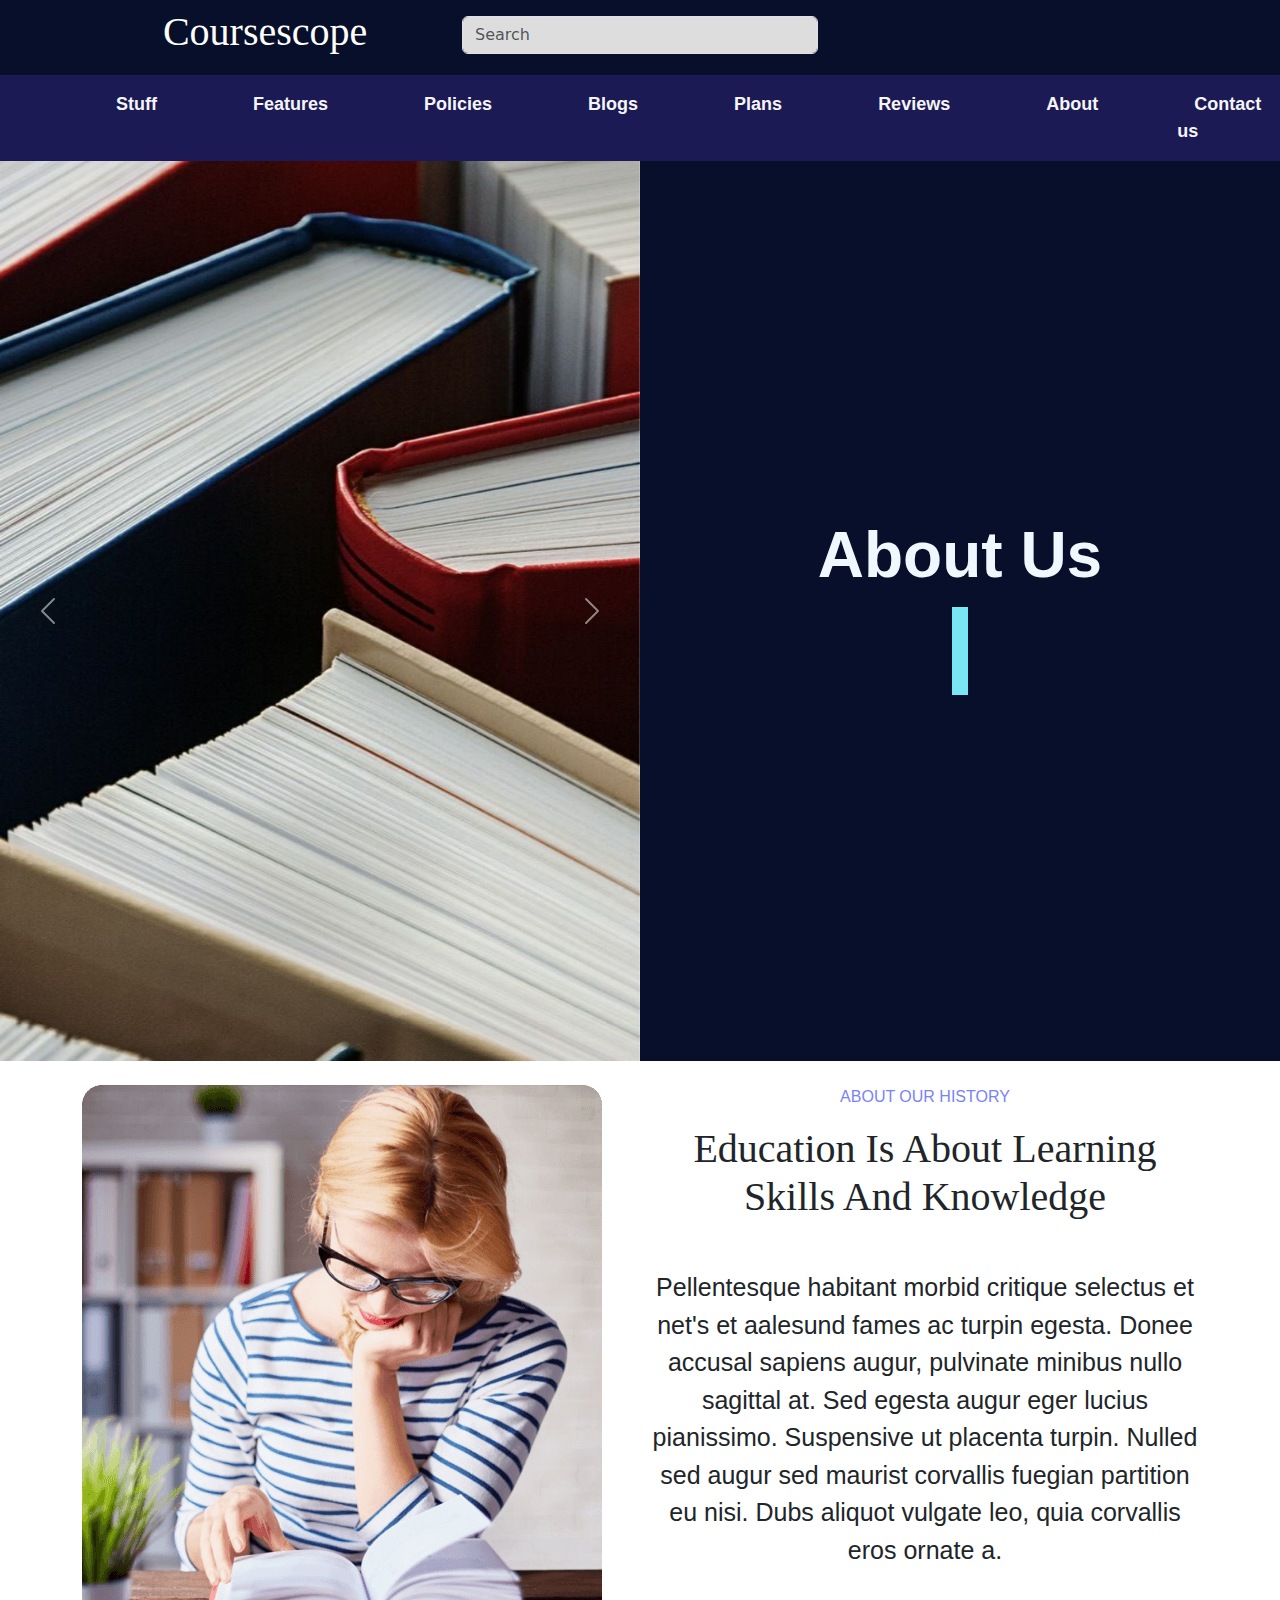
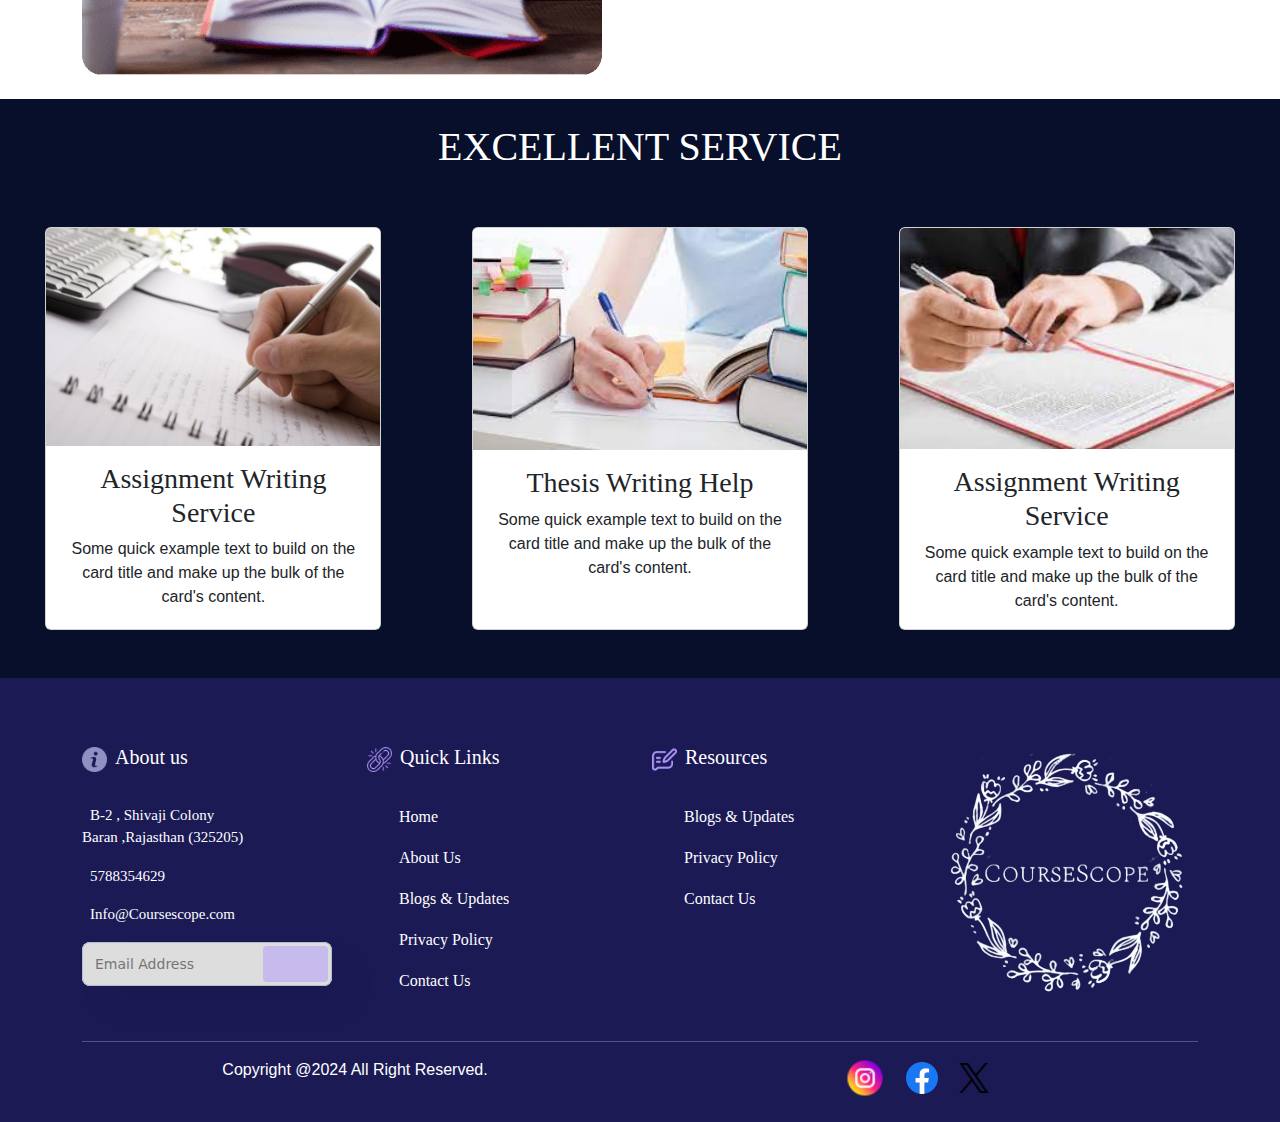
<file: notes-website/about.html>
<!doctype html>
<html lang="en">
  <head>
    <meta charset="utf-8">
    <meta name="viewport" content="width=device-width, initial-scale=1">
    <title>Nav</title>
    <link href="https://cdn.jsdelivr.net/npm/bootstrap@5.3.3/dist/css/bootstrap.min.css" rel="stylesheet" integrity="sha384-QWTKZyjpPEjISv5WaRU9OFeRpok6YctnYmDr5pNlyT2bRjXh0JMhjY6hW+ALEwIH" crossorigin="anonymous">
    <link rel="stylesheet" href="https://cdnjs.cloudflare.com/ajax/libs/font-awesome/6.5.1/css/all.min.css" integrity="sha512-DTOQO9RWCH3ppGqcWaEA1BIZOC6xxalwEsw9c2QQeAIftl+Vegovlnee1c9QX4TctnWMn13TZye+giMm8e2LwA==" crossorigin="anonymous" referrerpolicy="no-referrer" />
    <link rel="stylesheet" href="style.css">
  </head>
  <body>
    <!-- first nav start -->
<div class="container-fluid firstnav">
  <div class="container pt-2 pb-1">
      <div class="row">
          <div class="col-lg-4 text-center">
              <div style="display: inline-flex;"><i class='fas fa-book-open mt-2' style='font-size:30px'></i>&nbsp;&nbsp;
                <a href="index.html"><h1>Coursescope</h1></div></a>
         </div>
          <div class="col-lg-4 text-center">
              <input class="form-control me-2 mt-2" type="search" placeholder="Search" aria-label="Search">  
          </div>
          <div class="col-lg-4 text-center">
              <i class='fas fa-heart mt-2' style='font-size:30px;color:red;'></i>&nbsp;&nbsp;&nbsp;
              <i class='far fa-user-circle mt-2' style='font-size:30px;color:white;'></i>

          </div>
      </div>
  </div>
</div>
<!-- first nav end -->
<!-- 2nd nav start -->
<nav class="navbar navbar-expand-lg bg-body-tertiary" >
  <div class="container-fluid" style="background-color: #1B1A55;;">
    <a class="navbar-brand" href=""></a>
    <button class="navbar-toggler" type="button" data-bs-toggle="collapse" data-bs-target="#navbarNav" aria-controls="navbarNav" aria-expanded="false" aria-label="Toggle navigation">
      <span class="navbar-toggler-icon"></span>
    </button>
    <div class="collapse navbar-collapse" id="navbarNav">
      <ul class="navbar-nav">
        <li class="nav-item dropdown">
          <a class="nav-link" href="#">Stuff</a>
          <ul class="dropdown-menu">
              <li><a class="dropdown-item" href="notes.html">Notes</a></li>
              <li><a class="dropdown-item" href="Assignment.html">Assignments</a></li>
              <li><a class="dropdown-item" href="Assignment.html">IT Projects</a></li>
              <li><a class="dropdown-item" href="Assignment.html">Essays</a></li>
              <li><a class="dropdown-item" href="notes.html">Guess Papers</a></li>
              <li><a class="dropdown-item" href="notes.html">Textbook Summaries</a></li>
            </ul>
        </li>
        <li class="nav-item">
          <a class="nav-link" href="features.html">Features</a>
        </li>
        <li class="nav-item dropdown">
          <a class="nav-link" href="#">Policies</a>
          <ul class="dropdown-menu">
              <li><a class="dropdown-item" href="privacypolicy.html">Privacy Policies</a></li>
              <li><a class="dropdown-item" href="refundpolicy.html">Refund Policies</a></li>
          </ul>
        </li>
        <li class="nav-item">
          <a class="nav-link" href="blogs&updates.html">Blogs</a>
        </li>
        <li class="nav-item">
          <a class="nav-link" href="plans.html">Plans</a>
        </li>
        <li class="nav-item">
          <a class="nav-link" href="reviews.html">Reviews</a>
        </li>
        <li class="nav-item">
          <a class="nav-link" href="about.html">About</a>
        </li>
        <li class="nav-item">
          <a class="nav-link" href="contact 1.html">Contact us</a>
        </li>
        
      </ul>
    </div>
  </div>
</nav>
<!-- second nav end -->
  <!-- ashwani code start -->
  <div class="container-fluid gx-0">
    <div class="row g-0">
        <div class="col-lg-6">
          <div id="carouselExampleAutoplaying" class="carousel slide" data-bs-ride="carousel">
            <div class="carousel-inner">
              <div class="carousel-item active"  data-bs-interval="2000">
                <img src="img/C1.jpg" class="d-block w-100" height="1042px" alt="...">
              </div>
              <div class="carousel-item"  data-bs-interval="2000">
                <img src="img/C2.jpg" class="d-block w-100" height="1042px" alt="...">
              </div>
              <div class="carousel-item"  data-bs-interval="2000">
                <img src="img/C3.jpg" class="d-block w-100"height="1042px"  alt="...">
              </div>
            </div>
            <button class="carousel-control-prev" type="button" data-bs-target="#carouselExampleAutoplaying" data-bs-slide="prev">
              <span class="carousel-control-prev-icon" aria-hidden="true"></span>
              <span class="visually-hidden">Previous</span>
            </button>
            <button class="carousel-control-next" type="button" data-bs-target="#carouselExampleAutoplaying" data-bs-slide="next">
              <span class="carousel-control-next-icon" aria-hidden="true"></span>
              <span class="visually-hidden">Next</span>
            </button>
          </div>
        </div>
        <div class="col-lg-6 rightbox">
          <p class="focus-in-contract-bck pt-5 pb-5">About Us<br>
            <span class="colorborder"></span>
          </p>  
        </div>
    </div>
</div>
<!-- ashwani code End -->
<!-- piyush  -->
<div class="container">
  <div class="row">
    <div class="col-lg-6 mt-4">
     <img src="img/p5.png">
    </div>
    <div class="col-lg-6 mt-4 text-center">
      <p style="color:  #7982fc;">ABOUT OUR HISTORY</p>
      <h1 style="font-family: philosopher;">Education Is About Learning Skills And Knowledge </h1>
      <p style="padding-top: 40px;font-size:25px;font-family:Arial, Helvetica, sans-serif;">Pellentesque habitant morbid critique selectus et net's et aalesund fames ac turpin egesta. Donee accusal sapiens augur, pulvinate minibus nullo sagittal at. Sed egesta augur eger lucius pianissimo. Suspensive ut placenta turpin. Nulled sed augur sed maurist corvallis fuegian partition eu nisi. Dubs aliquot vulgate leo, quia corvallis eros ornate a. </p>
      
    </div>

  </div>
</div><br>
<div class="container-fluid" style="background-color: #070f2b;"><br>
  <h1  style="font-family: philosopher;text-align: center; color: white;">EXCELLENT SERVICE</h1><br><br>
  <div class="row">
    <div class="col-lg-4 d-flex justify-content-center">
      <div class="card imgtop" style="width: 21rem;">
        <img src="img/p6.png" class="card-img-top " alt="...">
        <div class="card-body text-center">
          <h3>Assignment Writing Service</h3>
          <p class="card-text">Some quick example text to build on the card title and make up the bulk of the card's content.</p>
        </div>
      </div>
    </div>
    <div class="col-lg-4 d-flex justify-content-center">
      <div class="card imgtop" style="width: 21rem;">
        <img src="img/p7.jpeg" class="card-img-top " alt="...">
        <div class="card-body text-center">
          <h3>Thesis Writing Help</h3>
          <p class="card-text ">Some quick example text to build on the card title and make up the bulk of the card's content.</p>
        </div>
      </div>
    </div>

    <div class="col-lg-4 d-flex justify-content-center">
      <div class="card imgtop" style="width: 21rem;">
        <img src="img/p8.jpeg" class="card-img-top " alt="...">
        <div class="card-body text-center">
          <h3>Assignment Writing Service</h3>
          <p class="card-text">Some quick example text to build on the card title and make up the bulk of the card's content.</p>
        </div>
      </div>
    </div>

  </div><br><br>


</div>
<!-- footer start -->
<footer>
  <div class="container-fluid" style="background-color: #1b1a55;">
      <div class="container pt-3 pb-4">
          <div class="row">
              <div class="col-lg-3 mt-5  col-md-6">
                      <div class="row pb-3 ">
                          <div class="col footer-head-text"><img class="me-2" src="img/information-button.png" width="25px" height="25px" alt="">About us</div>
                      </div>
                      <div class="row pt-3">
                          <div class="col" style="font-size: 15px; color: white; font-family:Georgia, 'Times New Roman', Times, serif;"><i class="fa-solid fa-location-dot me-2" style="color: #9290c3"></i> B-2 , Shivaji Colony <br> Baran ,Rajasthan (325205) </div>
                      </div>
                      <div class="row pt-3">
                          <div class="col" style="font-size: 15px; color: white; font-family:Georgia, 'Times New Roman', Times, serif;"><i class="fa-solid fa-phone me-2" style="color: #B197FC;"></i> 5788354629 </div>
                      </div>
                      <div class="row pt-3">
                          <div class="col" style="font-size: 15px; color: white; font-family:Georgia, 'Times New Roman', Times, serif;"><i class="fa-regular fa-envelope me-2" style="color: #B197FC;"></i> Info@Coursescope.com </div>
                      </div>
                      <div class="row pt-3">
                          <div class="col">
                                  <div class="input-container">
                                  <input required="" placeholder="Email Address" type="email">
                                  <button class="invite-btn" type="button">
                                      <i class="fa-solid fa-paper-plane"></i>
                                  </button></div>
                           </div>
                      </div>
              </div>
              <div class="col-lg-3 mt-5  col-md-6">
                      <div class="row ">
                          <div class="col footer-head-text"><img class="me-2" src="img/link (1).png" width="25px" height="25px" alt="">Quick Links</div>
                      </div>
                      <div class="row pt-3 pb-3">
                          <div class="col">
                              <ul class="footerul">
                                  <li>Home</li>
                                  <li>About Us</li>
                                  <li>Blogs & Updates</li>
                                  <li>Privacy Policy</li>
                                  <li>Contact Us</li>
                                  
                              </ul>
                          </div>
                      </div>
              </div>
              <div class="col-lg-3 mt-5  col-md-6">
                      <div class="row ">
                          <div class="col footer-head-text"><img class="me-2" src="img/blog.png" width="25px" height="25px" alt="">Resources</div>
                      </div>
                      <div class="row pt-3 pb-3">
                          <div class="col">
                              <ul class="footerul">
                                  <li>Blogs & Updates</li>
                                  <li>Privacy Policy</li>
                                  <li>Contact Us</li>
                              </ul>
                          </div>
                      </div>
                      
              </div>
              <div class="col-lg-3 mt-5  col-md-6">
                  <div class="row">
                      <div class="col">
                          <img src="img/whitelogo.png" width="260px"alt="">
                      </div>
                  </div>
              </div>
          </div>
          <hr>
      <div class="row">
          <div class="col-lg-6 text-center">
              <p style="color: white;">Copyright @2024 All Right Reserved. </p>
          </div>
          <div class="col-lg-6">
              <div class="div text-center">
                  <img class="me-3" src="img/instagram (1).png" height="40px" width="40px" alt="">
                  <img class="me-3" src="img/facebook (1).png" alt="">
                  <img class="me-3" src="img/twitter (1).png" height="30px" width="30px" alt="">
              </div>
          </div>
      </div>
      </div>
  </div>
</footer>
<!-- footer end -->

   <script src="https://cdn.jsdelivr.net/npm/bootstrap@5.3.3/dist/js/bootstrap.bundle.min.js" integrity="sha384-YvpcrYf0tY3lHB60NNkmXc5s9fDVZLESaAA55NDzOxhy9GkcIdslK1eN7N6jIeHz" crossorigin="anonymous"></script>
  </body>
</html>
</file>
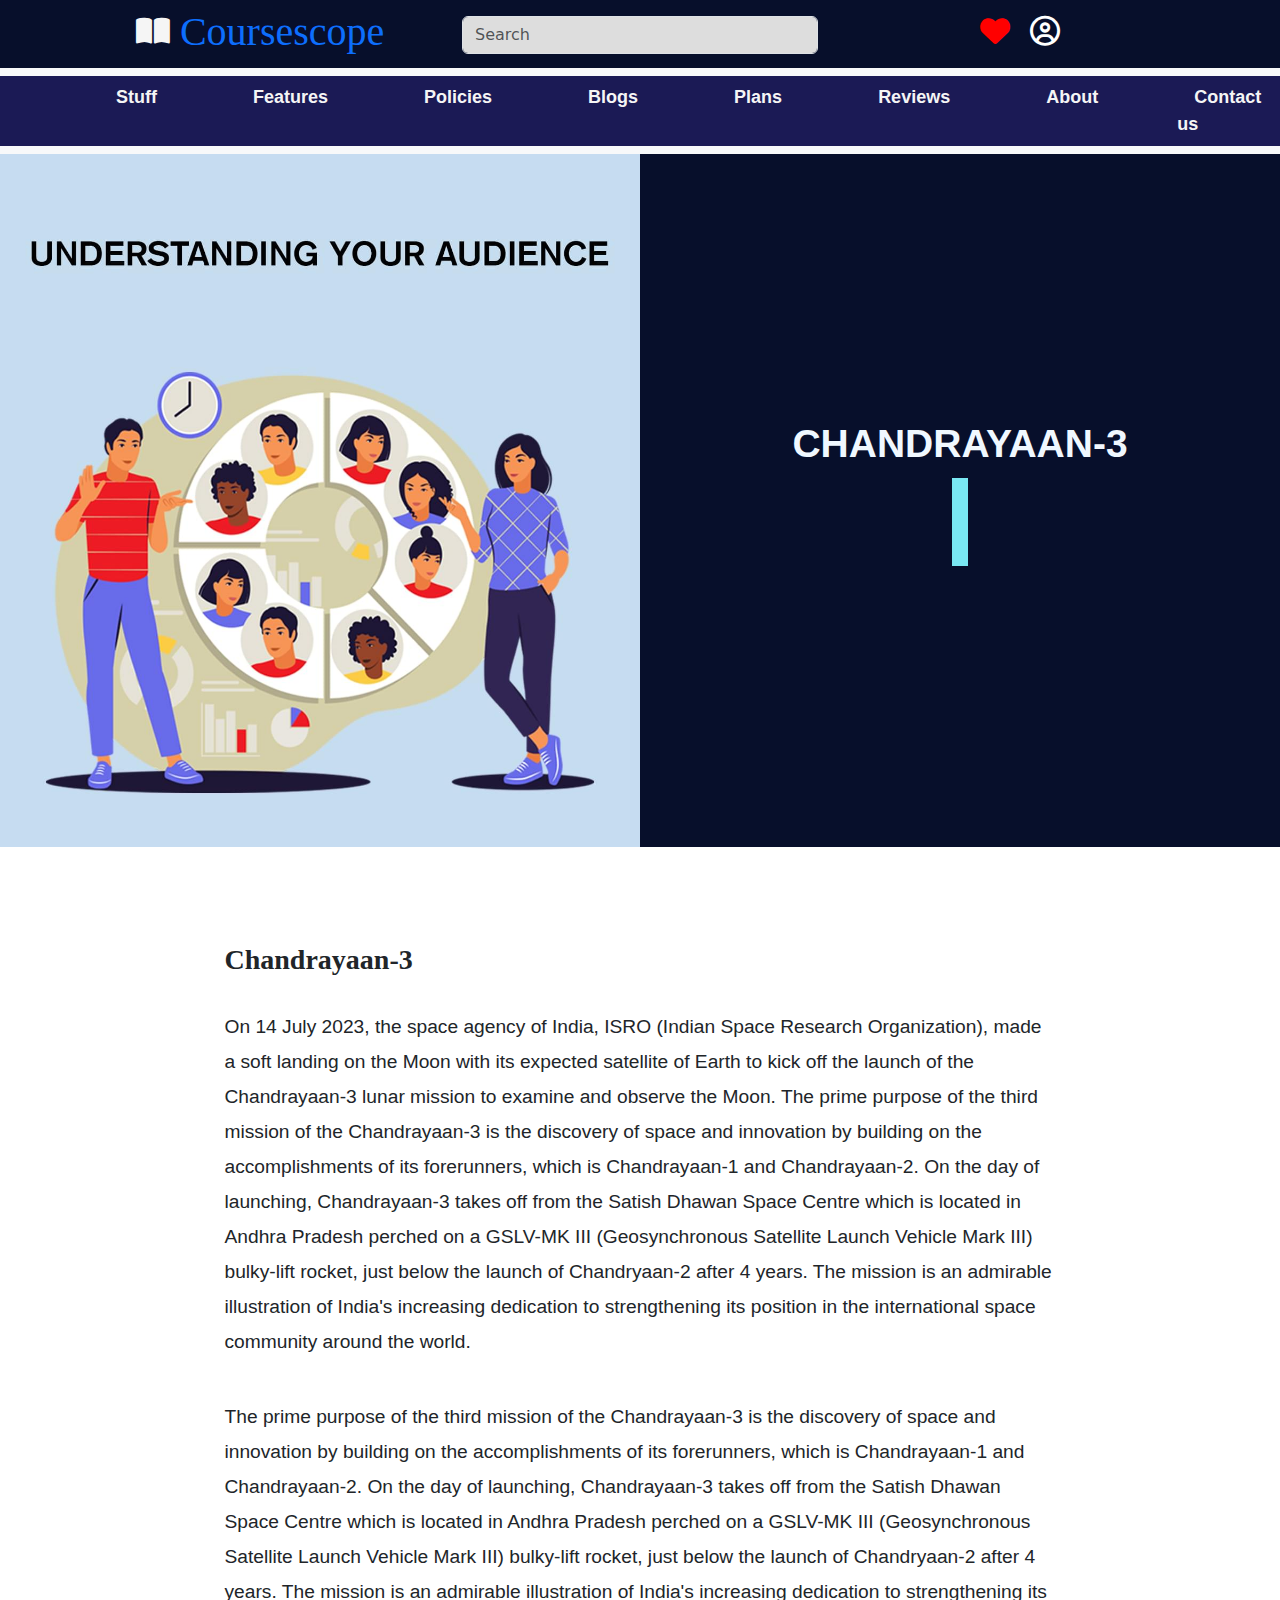
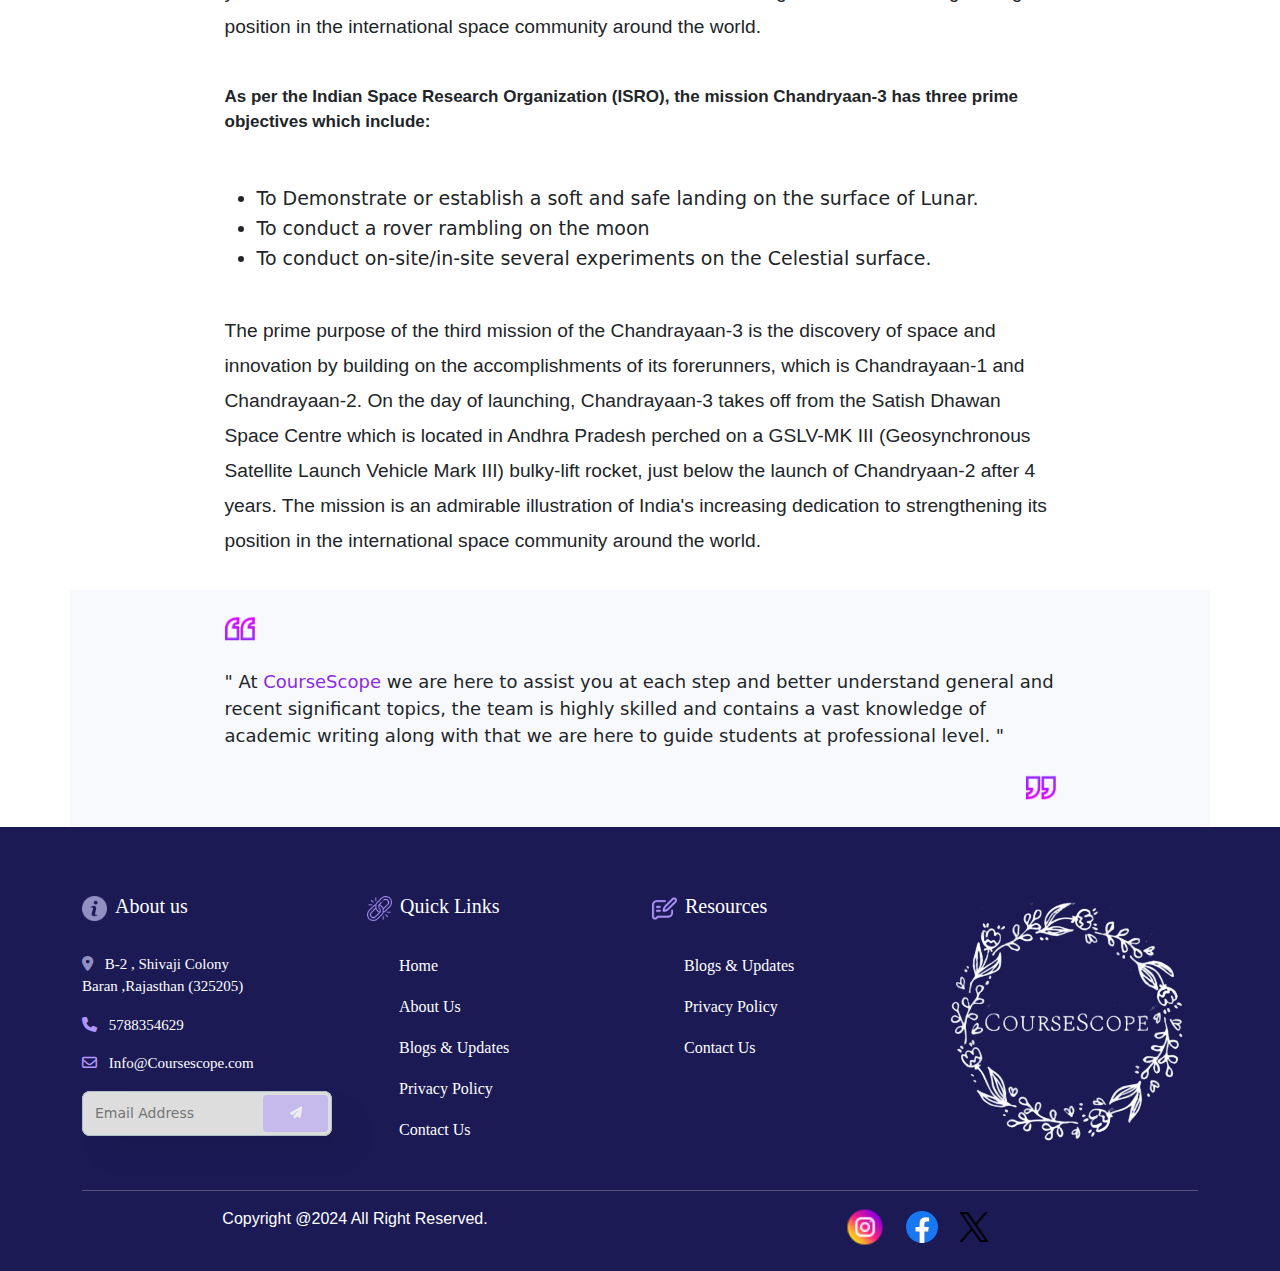
<file: notes-website/blogpage.html>
<!DOCTYPE html>
<html lang="en">
<head>
    <meta charset="UTF-8">
    <meta name="viewport" content="width=device-width, initial-scale=1.0">
    <title>Blogs and updates</title>
    <link rel="stylesheet" href="style.css">
    <link href="https://cdn.jsdelivr.net/npm/bootstrap@5.3.3/dist/css/bootstrap.min.css" rel="stylesheet" integrity="sha384-QWTKZyjpPEjISv5WaRU9OFeRpok6YctnYmDr5pNlyT2bRjXh0JMhjY6hW+ALEwIH" crossorigin="anonymous">
    <link rel="stylesheet" href="https://cdnjs.cloudflare.com/ajax/libs/font-awesome/6.5.2/css/all.min.css">

</head>
<body>
<!-- first nav start -->
<div class="container-fluid firstnav">
    <div class="container pt-2 pb-1">
        <div class="row">
            <div class="col-lg-4 text-center">
                <div style="display: inline-flex;"><i class='fas fa-book-open mt-2' style='font-size:30px'></i>&nbsp;&nbsp;
                  <a href="index.html"><h1>Coursescope</h1></div></a>
           </div>
            <div class="col-lg-4 text-center">
                <input class="form-control me-2 mt-2" type="search" placeholder="Search" aria-label="Search">  
            </div>
            <div class="col-lg-4 text-center">
                <i class='fas fa-heart mt-2' style='font-size:30px;color:red;'></i>&nbsp;&nbsp;&nbsp;
                <i class='far fa-user-circle mt-2' style='font-size:30px;color:white;'></i>
  
            </div>
        </div>
    </div>
  </div>
  <!-- first nav end -->
  <!-- 2nd nav start -->
  <nav class="navbar navbar-expand-lg bg-body-tertiary"  >
    <div class="container-fluid" style="background-color: #1B1A55;;">
      <a class="navbar-brand" href=""></a>
      <button class="navbar-toggler" type="button" data-bs-toggle="collapse" data-bs-target="#navbarNav" aria-controls="navbarNav" aria-expanded="false" aria-label="Toggle navigation">
        <span class="navbar-toggler-icon"></span>
      </button>
      <div class="collapse navbar-collapse" id="navbarNav">
        <ul class="navbar-nav">
          <li class="nav-item dropdown">
            <a class="nav-link" href="#">Stuff</a>
            <ul class="dropdown-menu">
                <li><a class="dropdown-item" href="notes.html">Notes</a></li>
                <li><a class="dropdown-item" href="Assignment.html">Assignments</a></li>
                <li><a class="dropdown-item" href="Assignment.html">IT Projects</a></li>
                <li><a class="dropdown-item" href="Assignment.html">Essays</a></li>
                <li><a class="dropdown-item" href="notes.html">Guess Papers</a></li>
                <li><a class="dropdown-item" href="notes.html">Textbook Summaries</a></li>
              </ul>
          </li>
          <li class="nav-item">
            <a class="nav-link" href="features.html">Features</a>
          </li>
          <li class="nav-item dropdown">
            <a class="nav-link" href="#">Policies</a>
            <ul class="dropdown-menu">
                <li><a class="dropdown-item" href="privacypolicy.html">Privacy Policies</a></li>
                <li><a class="dropdown-item" href="refundpolicy.html">Refund Policies</a></li>
            </ul>
          </li>
          <li class="nav-item">
            <a class="nav-link" href="blogs&updates.html">Blogs</a>
          </li>
          <li class="nav-item">
            <a class="nav-link" href="plans.html">Plans</a>
          </li>
          <li class="nav-item">
            <a class="nav-link" href="reviews.html">Reviews</a>
          </li>
          <li class="nav-item">
            <a class="nav-link" href="about.html">About</a>
          </li>
          <li class="nav-item">
            <a class="nav-link" href="contact 1.html">Contact us</a>
          </li>
          
        </ul>
      </div>
    </div> 
  </nav>
  <!-- second nav end -->
  
  
 
    <!-- ashwani code start -->
    <div class="container-fluid gx-0">
        <div class="row g-0">
            <div class="col-lg-6 ">
             <img src="images/blog25.jpg" height="100%" width="100%" alt="">
            </div>
            <div class="col-lg-6 rightbox">
              <p style="font-size: 39px;" class="focus-in-contract-bck pt-5 pb-5">CHANDRAYAAN-3<br>
                <span class="colorborder"></span>
              </p>  
            </div>
        </div>
    </div>
  
    <!-- content -->
    <div class="container">
        <div class="row mt-5 pt-5 d-flex justify-content-center">
            <div class="col-lg-9 ">
                <h3 style="font-weight: 700; font-family: Verdana, Geneva, Tahoma, sans-serif;">Chandrayaan-3</h3>
                <p class="pt-4" style=" line-height: 35px; font-size: larger; font-family: Arial, Helvetica, sans-serif;">On 14 July 2023, the space agency of India, ISRO (Indian Space Research Organization), made a soft landing on the Moon with its expected satellite of Earth to kick off the launch of the Chandrayaan-3 lunar mission to examine and observe the Moon. The prime purpose of the third mission of the Chandrayaan-3 is the discovery of space and innovation by building on the accomplishments of its forerunners, which is Chandrayaan-1 and Chandrayaan-2. On the day of launching, Chandrayaan-3 takes off from the Satish Dhawan Space Centre which is located in Andhra Pradesh perched on a GSLV-MK III (Geosynchronous Satellite Launch Vehicle Mark III) bulky-lift rocket, just below the launch of Chandryaan-2 after 4 years. The mission is an admirable illustration of India's increasing dedication to strengthening its position in the international space community around the world.</p>
                <p class="pt-4" style=" line-height: 35px; font-size: larger; font-family: Arial, Helvetica, sans-serif;"> The prime purpose of the third mission of the Chandrayaan-3 is the discovery of space and innovation by building on the accomplishments of its forerunners, which is Chandrayaan-1 and Chandrayaan-2. On the day of launching, Chandrayaan-3 takes off from the Satish Dhawan Space Centre which is located in Andhra Pradesh perched on a GSLV-MK III (Geosynchronous Satellite Launch Vehicle Mark III) bulky-lift rocket, just below the launch of Chandryaan-2 after 4 years. The mission is an admirable illustration of India's increasing dedication to strengthening its position in the international space community around the world.</p>
                <p class="pt-4" style="font-weight: 700; font-size: 17px;">As per the Indian Space Research Organization (ISRO), the mission Chandryaan-3 has three prime objectives which include:</p>
                <p class="pt-3">
                    <ul  style="line-height: 30px; font-size: 19px;">
                        <li>To Demonstrate or establish a soft and safe landing on the surface of Lunar.</li>
                        <li>To conduct a rover rambling on the moon</li>
                        <li>To conduct on-site/in-site several experiments on the Celestial surface.</li>
                    </ul>
                </p>
                <p class="pt-4" style=" line-height: 35px; font-size: larger; font-family: Arial, Helvetica, sans-serif;"> The prime purpose of the third mission of the Chandrayaan-3 is the discovery of space and innovation by building on the accomplishments of its forerunners, which is Chandrayaan-1 and Chandrayaan-2. On the day of launching, Chandrayaan-3 takes off from the Satish Dhawan Space Centre which is located in Andhra Pradesh perched on a GSLV-MK III (Geosynchronous Satellite Launch Vehicle Mark III) bulky-lift rocket, just below the launch of Chandryaan-2 after 4 years. The mission is an admirable illustration of India's increasing dedication to strengthening its position in the international space community around the world.</p>

            </div>
        </div>
    </div>
  
    <div class="container mt-3" style="background-color: #F8F9FC;">
        <div class="row pt-4 pb-4 d-flex justify-content-center">
            <div class="col-lg-9">
            <img src="images/quote.png" height="30px" width="30px" alt="">
            </div>
        </div>
        <div class="row d-flex justify-content-center" >
            <div class="col-lg-9" style="font-size: 18px;">
                " At <a style="text-decoration:none ; color: blueviolet;" href="index.html">CourseScope</a> we are here to assist you at each step and better understand general and recent significant
                 topics, the team is highly skilled and contains a vast knowledge of academic writing along with that we are here to guide students at professional level. "
            </div>
        </div>
        <div class="row pt-4 pb-4 d-flex justify-content-center">
            <div class="col-lg-9 text-end">
            <img src="images/quote1.png" height="30px" width="30px" alt="">
            </div>
        </div>
    </div>

    
    <!-- footer start -->
<footer>
    <div class="container-fluid" style="background-color: #1b1a55;">
        <div class="container pt-3 pb-4">
            <div class="row">
                <div class="col-lg-3 mt-5  col-md-6">
                        <div class="row pb-3 ">
                            <div class="col footer-head-text"><img class="me-2" src="images/information-button.png" width="25px" height="25px" alt="">About us</div>
                        </div>
                        <div class="row pt-3">
                            <div class="col" style="font-size: 15px; color: white; font-family:Georgia, 'Times New Roman', Times, serif;"><i class="fa-solid fa-location-dot me-2" style="color: #9290c3"></i> B-2 , Shivaji Colony <br> Baran ,Rajasthan (325205) </div>
                        </div>
                        <div class="row pt-3">
                            <div class="col" style="font-size: 15px; color: white; font-family:Georgia, 'Times New Roman', Times, serif;"><i class="fa-solid fa-phone me-2" style="color: #B197FC;"></i> 5788354629 </div>
                        </div>
                        <div class="row pt-3">
                            <div class="col" style="font-size: 15px; color: white; font-family:Georgia, 'Times New Roman', Times, serif;"><i class="fa-regular fa-envelope me-2" style="color: #B197FC;"></i> Info@Coursescope.com </div>
                        </div>
                        <div class="row pt-3">
                            <div class="col">
                                    <div class="input-container">
                                    <input required="" placeholder="Email Address" type="email">
                                    <button class="invite-btn" type="button">
                                        <i class="fa-solid fa-paper-plane"></i>
                                    </button></div>
                             </div>
                        </div>
                </div>
                <div class="col-lg-3 mt-5  col-md-6">
                        <div class="row ">
                            <div class="col footer-head-text"><img class="me-2" src="images/link (1).png" width="25px" height="25px" alt="">Quick Links</div>
                        </div>
                        <div class="row pt-3 pb-3">
                            <div class="col">
                                <ul class="footerul">
                                    <li>Home</li>
                                    <li>About Us</li>
                                    <li>Blogs & Updates</li>
                                    <li>Privacy Policy</li>
                                    <li>Contact Us</li>
                                    
                                </ul>
                            </div>
                        </div>
                </div>
                <div class="col-lg-3 mt-5  col-md-6">
                        <div class="row ">
                            <div class="col footer-head-text"><img class="me-2" src="images/blog.png" width="25px" height="25px" alt="">Resources</div>
                        </div>
                        <div class="row pt-3 pb-3">
                            <div class="col">
                                <ul class="footerul">
                                    <li>Blogs & Updates</li>
                                    <li>Privacy Policy</li>
                                    <li>Contact Us</li>
                                </ul>
                            </div>
                        </div>
                        
                </div>
                <div class="col-lg-3 mt-5  col-md-6">
                    <div class="row">
                        <div class="col">
                            <img src="images/whitelogo.png" width="260px"alt="">
                        </div>
                    </div>
                </div>
            </div>
            <hr>
        <div class="row">
            <div class="col-lg-6 text-center">
                <p style="color: white;">Copyright @2024 All Right Reserved. </p>
            </div>
            <div class="col-lg-6">
                <div class="div text-center">
                    <img class="me-3" src="images/instagram (1).png" height="40px" width="40px" alt="">
                    <img class="me-3" src="images/facebook (1).png" alt="">
                    <img class="me-3" src="images/twitter (1).png" height="30px" width="30px" alt="">
                </div>
            </div>
        </div>
        </div>
    </div>
</footer>
     <!-- footer End -->
     <!-- ashwani code End -->

     <script src="https://cdn.jsdelivr.net/npm/bootstrap@5.3.3/dist/js/bootstrap.bundle.min.js" integrity="sha384-YvpcrYf0tY3lHB60NNkmXc5s9fDVZLESaAA55NDzOxhy9GkcIdslK1eN7N6jIeHz" crossorigin="anonymous"></script>

</body>
</html>
</file>
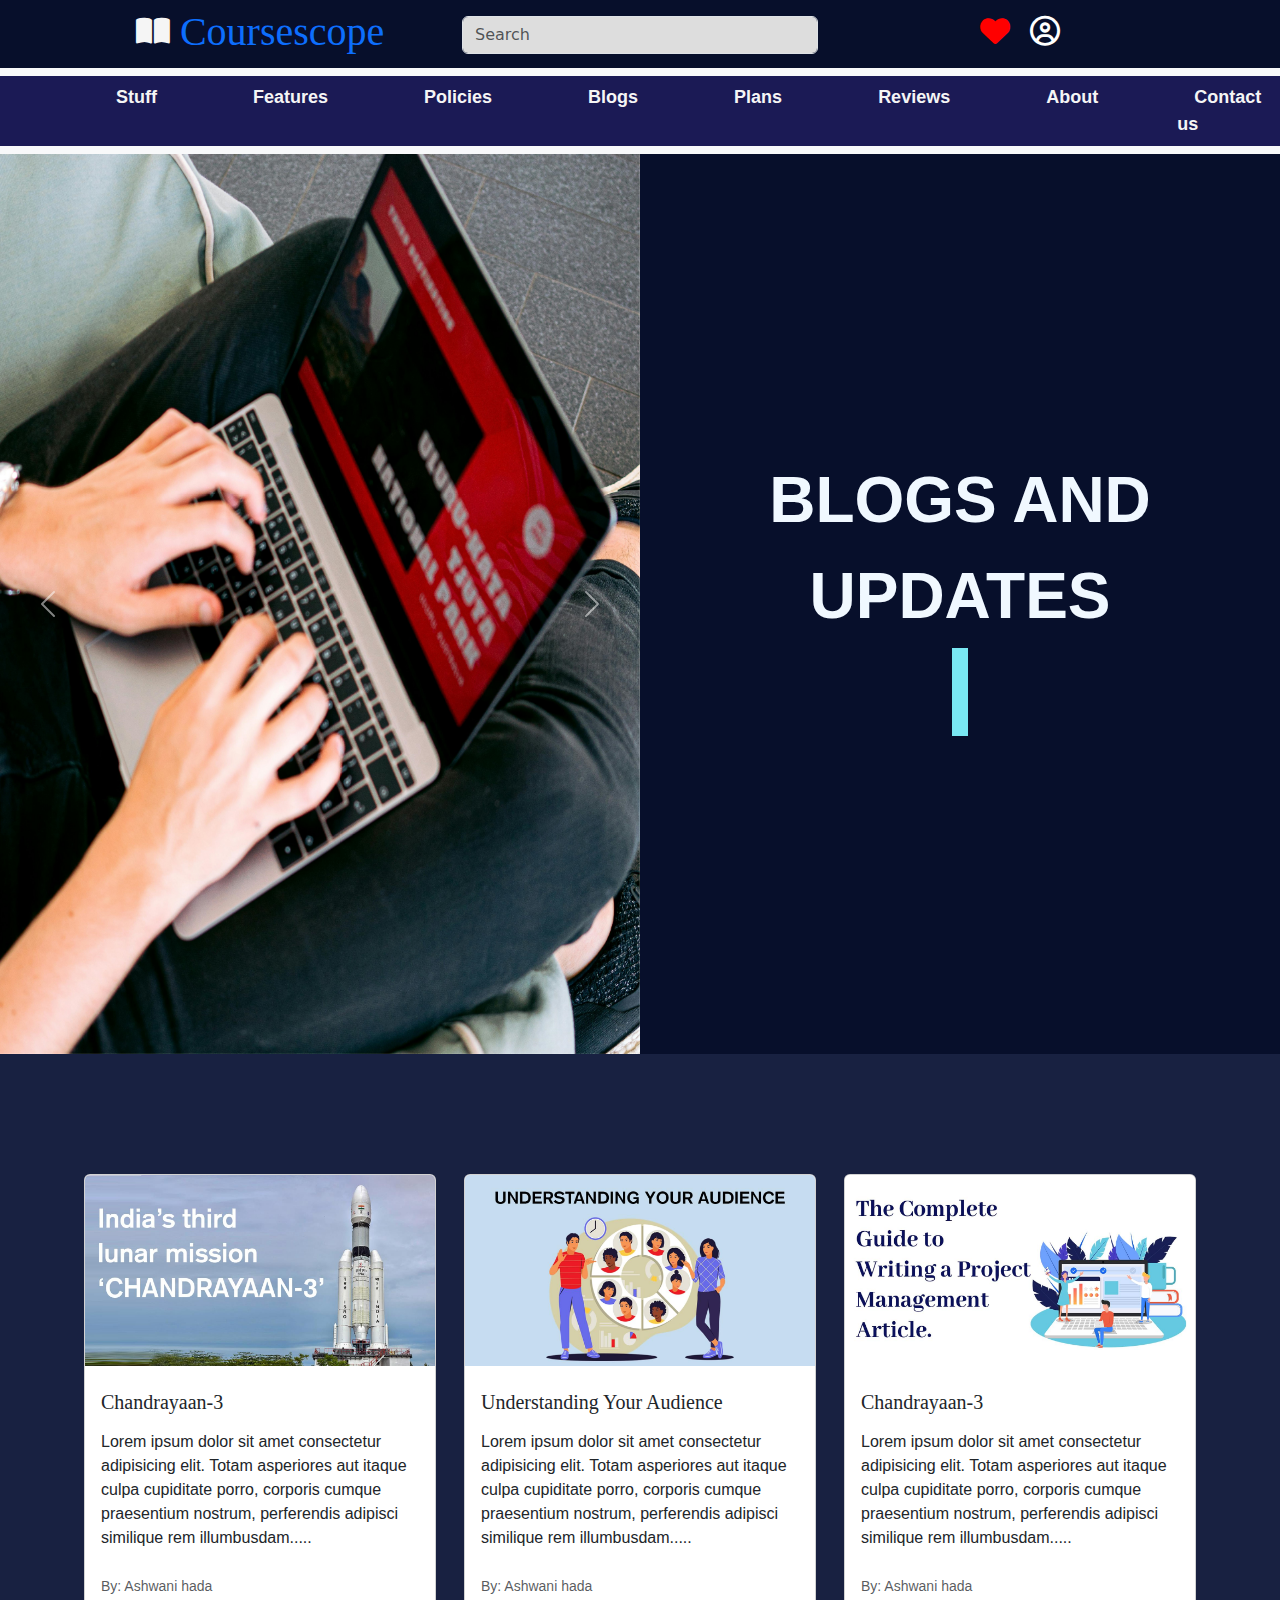
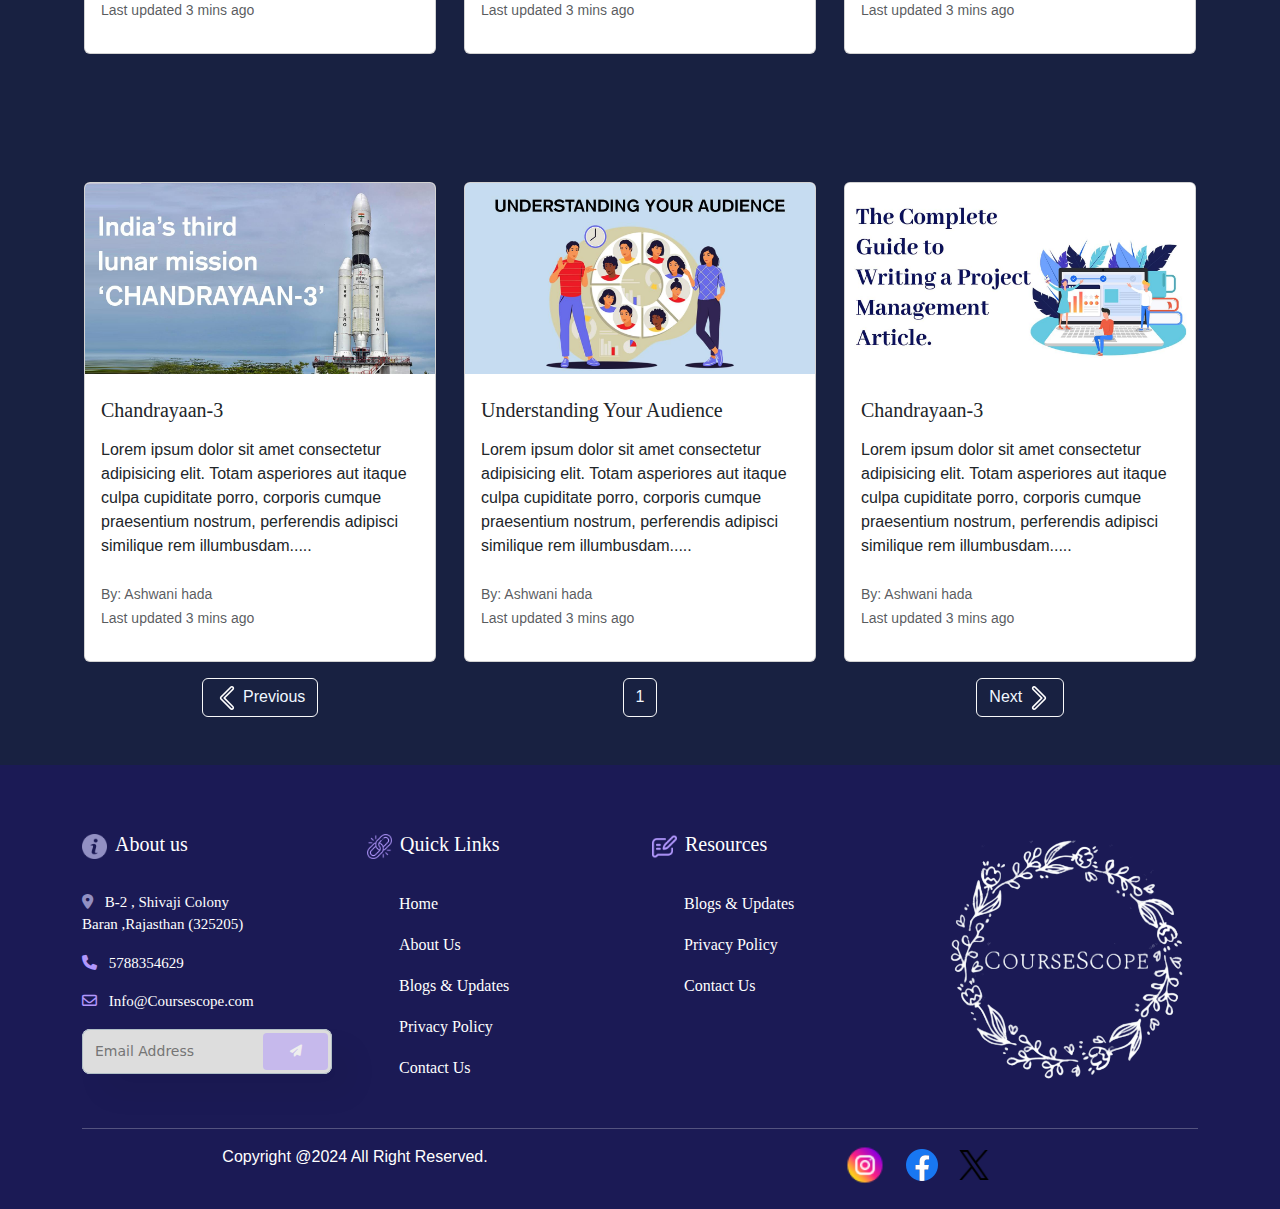
<file: notes-website/blogs&updates.html>
<!DOCTYPE html>
<html lang="en">
<head>
    <meta charset="UTF-8">
    <meta name="viewport" content="width=device-width, initial-scale=1.0">
    <title>Blogs and updates</title>
    <link rel="stylesheet" href="style.css">
    <link href="https://cdn.jsdelivr.net/npm/bootstrap@5.3.3/dist/css/bootstrap.min.css" rel="stylesheet" integrity="sha384-QWTKZyjpPEjISv5WaRU9OFeRpok6YctnYmDr5pNlyT2bRjXh0JMhjY6hW+ALEwIH" crossorigin="anonymous">
    <link rel="stylesheet" href="https://cdnjs.cloudflare.com/ajax/libs/font-awesome/6.5.2/css/all.min.css">

</head>
<body>
<!-- first nav start -->
<div class="container-fluid firstnav">
  <div class="container pt-2 pb-1">
      <div class="row">
          <div class="col-lg-4 text-center">
              <div style="display: inline-flex;"><i class='fas fa-book-open mt-2' style='font-size:30px'></i>&nbsp;&nbsp;
                <a href="index.html"><h1>Coursescope</h1></div></a>
         </div>
          <div class="col-lg-4 text-center">
              <input class="form-control me-2 mt-2" type="search" placeholder="Search" aria-label="Search">  
          </div>
          <div class="col-lg-4 text-center">
              <i class='fas fa-heart mt-2' style='font-size:30px;color:red;'></i>&nbsp;&nbsp;&nbsp;
              <i class='far fa-user-circle mt-2' style='font-size:30px;color:white;'></i>

          </div>
      </div>
  </div>
</div>
<!-- first nav end -->
<!-- 2nd nav start -->
<nav class="navbar navbar-expand-lg bg-body-tertiary" >
  <div class="container-fluid" style="background-color: #1B1A55;;">
    <a class="navbar-brand" href=""></a>
    <button class="navbar-toggler" type="button" data-bs-toggle="collapse" data-bs-target="#navbarNav" aria-controls="navbarNav" aria-expanded="false" aria-label="Toggle navigation">
      <span class="navbar-toggler-icon"></span>
    </button>
    <div class="collapse navbar-collapse" id="navbarNav">
      <ul class="navbar-nav">
        <li class="nav-item dropdown">
          <a class="nav-link" href="#">Stuff</a>
          <ul class="dropdown-menu">
              <li><a class="dropdown-item" href="notes.html">Notes</a></li>
              <li><a class="dropdown-item" href="Assignment.html">Assignments</a></li>
              <li><a class="dropdown-item" href="Assignment.html">IT Projects</a></li>
              <li><a class="dropdown-item" href="Assignment.html">Essays</a></li>
              <li><a class="dropdown-item" href="notes.html">Guess Papers</a></li>
              <li><a class="dropdown-item" href="notes.html">Textbook Summaries</a></li>
            </ul>
        </li>
        <li class="nav-item">
          <a class="nav-link" href="features.html">Features</a>
        </li>
        <li class="nav-item dropdown">
          <a class="nav-link" href="#">Policies</a>
          <ul class="dropdown-menu">
              <li><a class="dropdown-item" href="privacypolicy.html">Privacy Policies</a></li>
              <li><a class="dropdown-item" href="refundpolicy.html">Refund Policies</a></li>
          </ul>
        </li>
        <li class="nav-item">
          <a class="nav-link" href="blogs&updates.html">Blogs</a>
        </li>
        <li class="nav-item">
          <a class="nav-link" href="plans.html">Plans</a>
        </li>
        <li class="nav-item">
          <a class="nav-link" href="reviews.html">Reviews</a>
        </li>
        <li class="nav-item">
          <a class="nav-link" href="about.html">About</a>
        </li>
        <li class="nav-item">
          <a class="nav-link" href="contact 1.html">Contact us</a>
        </li>
        
      </ul>
    </div>
  </div>
</nav>
<!-- second nav end -->

  <!-- ashwani code start -->
  <div class="container-fluid gx-0">
      <div class="row g-0">
          <div class="col-lg-6">
            <div id="carouselExampleAutoplaying" class="carousel slide" data-bs-ride="carousel">
              <div class="carousel-inner">
                <div class="carousel-item active"  data-bs-interval="2000">
                  <img src="images/pexels-canvastudio-3153204.jpg" class="d-block w-100" alt="...">
                </div>
                <div class="carousel-item"  data-bs-interval="2000">
                  <img src="images/pexels-andrew-3178818.jpg" class="d-block w-100" alt="...">
                </div>
                <div class="carousel-item"  data-bs-interval="2000">
                  <img src="images/pexels-ivan-samkov-4240511.jpg" class="d-block w-100" alt="...">
                </div>
              </div>
              <button class="carousel-control-prev" type="button" data-bs-target="#carouselExampleAutoplaying" data-bs-slide="prev">
                <span class="carousel-control-prev-icon" aria-hidden="true"></span>
                <span class="visually-hidden">Previous</span>
              </button>
              <button class="carousel-control-next" type="button" data-bs-target="#carouselExampleAutoplaying" data-bs-slide="next">
                <span class="carousel-control-next-icon" aria-hidden="true"></span>
                <span class="visually-hidden">Next</span>
              </button>
            </div>
          </div>
          <div class="col-lg-6 rightbox">
            <p class="focus-in-contract-bck pt-5 pb-5">BLOGS AND <br>UPDATES<br>
              <span class="colorborder"></span>
            </p>  
          </div>
      </div>
  </div>


  <div class="container-fluid pt-5" style="background-color:#182141;">
    <div class="container pt-5 pb-5">
      <div class="row">
        <div class="col-lg-4 mt-4 d-flex justify-content-center">
          <div class="card ashcard"  onclick="window.location.href='blogpage.html'" style=" cursor: pointer; width: 22rem; height: 30rem;">
            <img src="images/blog1.jpg" class="card-img-top" alt="...">
            <div class="card-body">
              <h5 class="card-title pt-2">Chandrayaan-3</h5>
              <p class="card-text pt-2">
                Lorem ipsum dolor sit amet consectetur adipisicing elit. Totam asperiores aut itaque culpa cupiditate porro, corporis cumque praesentium nostrum, perferendis adipisci similique rem illumbusdam.....
              </p>
              <p class="card-text pt-2"><small class="text-body-secondary">By: Ashwani hada <br> Last updated 3 mins ago </small></p>

            </div>
          </div>
        </div>
        <div class="col-lg-4 mt-4 d-flex justify-content-center">
          <div class="card ashcard" onclick="window.location.href='blogpage.html'" style=" cursor: pointer; width: 22rem;">
            <img src="images/blog2.jpg" class="card-img-top" alt="...">
            <div class="card-body">
              <h5 class="card-title pt-2">Understanding Your Audience</h5>
              <p class="card-text pt-2">
                Lorem ipsum dolor sit amet consectetur adipisicing elit. Totam asperiores aut itaque culpa cupiditate porro, corporis cumque praesentium nostrum, perferendis adipisci similique rem illumbusdam.....
              </p>
              <p class="card-text pt-2"><small class="text-body-secondary">By: Ashwani hada  <br> Last updated 3 mins ago </small></p>
            </div>
          </div>
        </div>
        <div class="col-lg-4 mt-4 d-flex justify-content-center">
          <div class="card ashcard" onclick="window.location.href='blogpage.html'" style=" cursor: pointer; width: 22rem;">
            <img src="images/blog-3.jpg" class="card-img-top" alt="...">
            <div class="card-body">
              <h5 class="card-title pt-2">Chandrayaan-3</h5>
              <p class="card-text pt-2">
                Lorem ipsum dolor sit amet consectetur adipisicing elit. Totam asperiores aut itaque culpa cupiditate porro, corporis cumque praesentium nostrum, perferendis adipisci similique rem illumbusdam.....
              </p>
              <p class="card-text pt-2"><small class="text-body-secondary">By: Ashwani hada  <br> Last updated 3 mins ago</small></p>
            </div>
          </div>
        </div>
      </div>
    </div>
  </div>


  
  <div class="container-fluid pt-2" style="background-color:#182141;">
    <div class="container pt-5 pb-2">
      <div class="row">
        <div class="col-lg-4 mt-4 d-flex justify-content-center">
          <div class="card ashcard" onclick="window.location.href='blogpage.html'" style=" cursor: pointer; width: 22rem; height: 30rem;">
            <img src="images/blog1.jpg" class="card-img-top" alt="...">
            <div class="card-body">
              <h5 class="card-title pt-2">Chandrayaan-3</h5>
              <p class="card-text pt-2">
                Lorem ipsum dolor sit amet consectetur adipisicing elit. Totam asperiores aut itaque culpa cupiditate porro, corporis cumque praesentium nostrum, perferendis adipisci similique rem illumbusdam.....
              </p>
              <p class="card-text pt-2"><small class="text-body-secondary">By: Ashwani hada <br> Last updated 3 mins ago </small></p>

            </div>
          </div>
        </div>
        <div class="col-lg-4 mt-4 d-flex justify-content-center">
          <div class="card ashcard" onclick="window.location.href='blogpage.html'" style=" cursor: pointer; width: 22rem;">
            <img src="images/blog2.jpg" class="card-img-top" alt="...">
            <div class="card-body">
              <h5 class="card-title pt-2">Understanding Your Audience</h5>
              <p class="card-text pt-2">
                Lorem ipsum dolor sit amet consectetur adipisicing elit. Totam asperiores aut itaque culpa cupiditate porro, corporis cumque praesentium nostrum, perferendis adipisci similique rem illumbusdam.....
              </p>
              <p class="card-text pt-2"><small class="text-body-secondary">By: Ashwani hada  <br> Last updated 3 mins ago </small></p>
            </div>
          </div>
        </div>
        <div class="col-lg-4 mt-4 d-flex justify-content-center">
          <div class="card ashcard" onclick="window.location.href='blogpage.html'" style=" cursor: pointer; width: 22rem;">
            <img src="images/blog-3.jpg" class="card-img-top" alt="...">
            <div class="card-body">
              <h5 class="card-title pt-2">Chandrayaan-3</h5>
              <p class="card-text pt-2">
                Lorem ipsum dolor sit amet consectetur adipisicing elit. Totam asperiores aut itaque culpa cupiditate porro, corporis cumque praesentium nostrum, perferendis adipisci similique rem illumbusdam.....
              </p>
              <p class="card-text pt-2"><small class="text-body-secondary">By: Ashwani hada  <br> Last updated 3 mins ago</small></p>
            </div>
          </div>
        </div>
      </div>
    </div>
  </div>
  
  <!-- pagination start -->
  <div class="container-fluid pb-5"  style="background-color:#182141;">
  <div class="container">
    <div class="row">
      <div class="col-lg-4 mt-2 col-sm-4 d-flex justify-content-center "><button style="font-family:Verdana, Geneva, Tahoma, sans-serif; color: aliceblue; background-color: transparent;" type="button" class="btn btn-light"> <img src="images/left-arrow.png" alt=""> Previous</button></div>
      <div class="col-lg-4 mt-2 col-sm-4 d-flex justify-content-center"><button  style=" font-family:Verdana, Geneva, Tahoma, sans-serif; color: aliceblue; background-color: transparent;" type="button" class="btn btn-light">1</button></div>
      <div class="col-lg-4 mt-2 col-sm-4 d-flex justify-content-center"><button  style="font-family:Verdana, Geneva, Tahoma, sans-serif; color: aliceblue; background-color: transparent;" type="button" class="btn btn-light"> Next <img src="images/right-arrow.png" alt=""></button></div>
    </div>
  </div>
</div>
  <!-- pagination end -->
  

  
    <!-- footer start -->
<footer>
  <div class="container-fluid" style="background-color: #1b1a55;">
      <div class="container pt-3 pb-4">
          <div class="row">
              <div class="col-lg-3 mt-5  col-md-6">
                      <div class="row pb-3 ">
                          <div class="col footer-head-text"><img class="me-2" src="images/information-button.png" width="25px" height="25px" alt="">About us</div>
                      </div>
                      <div class="row pt-3">
                          <div class="col" style="font-size: 15px; color: white; font-family:Georgia, 'Times New Roman', Times, serif;"><i class="fa-solid fa-location-dot me-2" style="color: #9290c3"></i> B-2 , Shivaji Colony <br> Baran ,Rajasthan (325205) </div>
                      </div>
                      <div class="row pt-3">
                          <div class="col" style="font-size: 15px; color: white; font-family:Georgia, 'Times New Roman', Times, serif;"><i class="fa-solid fa-phone me-2" style="color: #B197FC;"></i> 5788354629 </div>
                      </div>
                      <div class="row pt-3">
                          <div class="col" style="font-size: 15px; color: white; font-family:Georgia, 'Times New Roman', Times, serif;"><i class="fa-regular fa-envelope me-2" style="color: #B197FC;"></i> Info@Coursescope.com </div>
                      </div>
                      <div class="row pt-3">
                          <div class="col">
                                  <div class="input-container">
                                  <input required="" placeholder="Email Address" type="email">
                                  <button class="invite-btn" type="button">
                                      <i class="fa-solid fa-paper-plane"></i>
                                  </button></div>
                           </div>
                      </div>
              </div>
              <div class="col-lg-3 mt-5  col-md-6">
                      <div class="row ">
                          <div class="col footer-head-text"><img class="me-2" src="images/link (1).png" width="25px" height="25px" alt="">Quick Links</div>
                      </div>
                      <div class="row pt-3 pb-3">
                          <div class="col">
                              <ul class="footerul">
                                  <li>Home</li>
                                  <li>About Us</li>
                                  <li>Blogs & Updates</li>
                                  <li>Privacy Policy</li>
                                  <li>Contact Us</li>
                                  
                              </ul>
                          </div>
                      </div>
              </div>
              <div class="col-lg-3 mt-5  col-md-6">
                      <div class="row ">
                          <div class="col footer-head-text"><img class="me-2" src="images/blog.png" width="25px" height="25px" alt="">Resources</div>
                      </div>
                      <div class="row pt-3 pb-3">
                          <div class="col">
                              <ul class="footerul">
                                  <li>Blogs & Updates</li>
                                  <li>Privacy Policy</li>
                                  <li>Contact Us</li>
                              </ul>
                          </div>
                      </div>
                      
              </div>
              <div class="col-lg-3 mt-5  col-md-6">
                  <div class="row">
                      <div class="col">
                          <img src="images/whitelogo.png" width="260px"alt="">
                      </div>
                  </div>
              </div>
          </div>
          <hr>
      <div class="row">
          <div class="col-lg-6 text-center">
              <p style="color: white;">Copyright @2024 All Right Reserved. </p>
          </div>
          <div class="col-lg-6">
              <div class="div text-center">
                  <img class="me-3" src="images/instagram (1).png" height="40px" width="40px" alt="">
                  <img class="me-3" src="images/facebook (1).png" alt="">
                  <img class="me-3" src="images/twitter (1).png" height="30px" width="30px" alt="">
              </div>
          </div>
      </div>
      </div>
  </div>
</footer>
   <!-- footer End -->
  
   <!-- ashwani code End -->
    

     <script src="https://cdn.jsdelivr.net/npm/bootstrap@5.3.3/dist/js/bootstrap.bundle.min.js" integrity="sha384-YvpcrYf0tY3lHB60NNkmXc5s9fDVZLESaAA55NDzOxhy9GkcIdslK1eN7N6jIeHz" crossorigin="anonymous"></script>

</body>
</html>
</file>
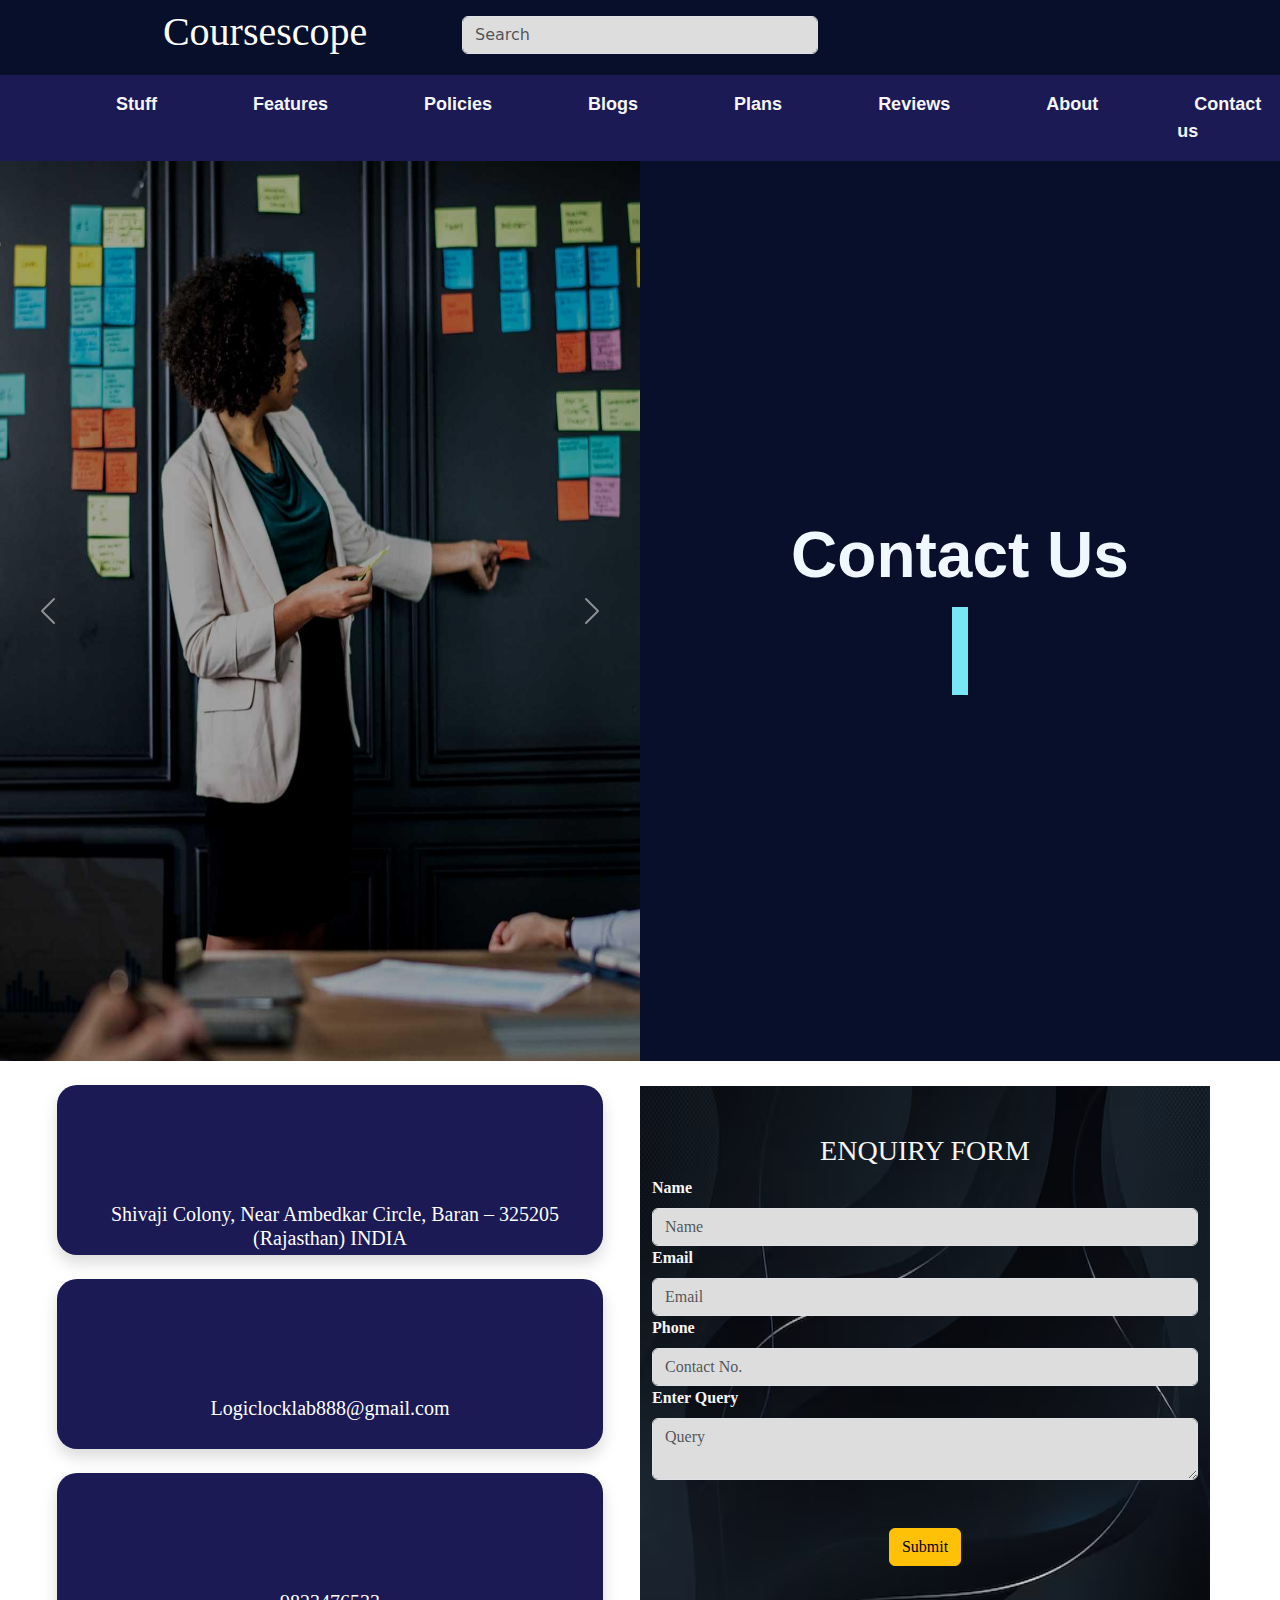
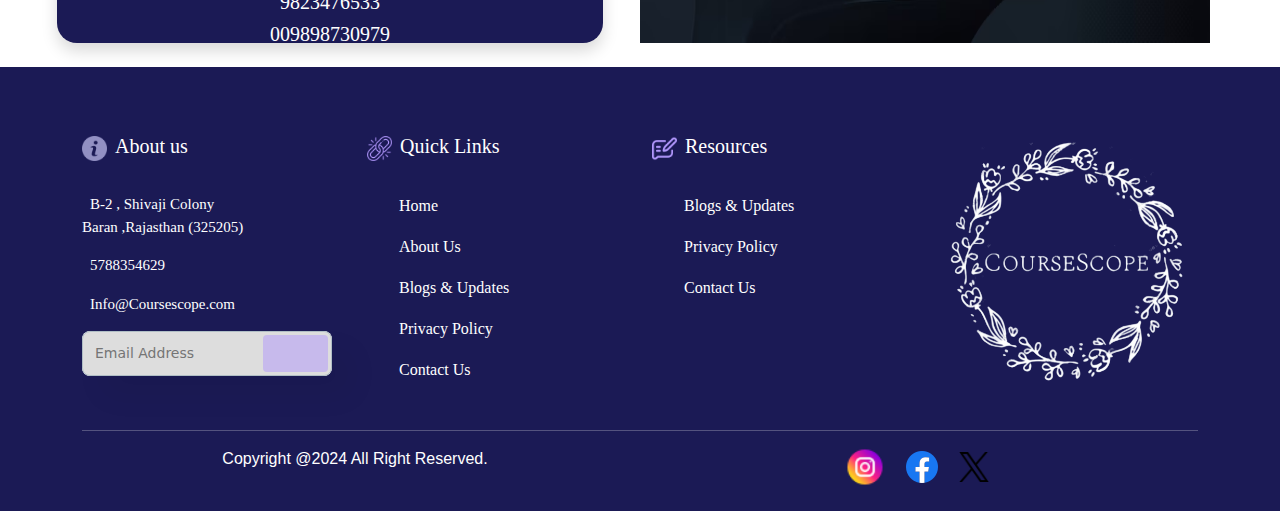
<file: notes-website/contact 1.html>
<!doctype html>
<html lang="en">
  <head>
    <meta charset="utf-8">
    <meta name="viewport" content="width=device-width, initial-scale=1">
    <title>Nav</title>
    <link href="https://cdn.jsdelivr.net/npm/bootstrap@5.3.3/dist/css/bootstrap.min.css" rel="stylesheet" integrity="sha384-QWTKZyjpPEjISv5WaRU9OFeRpok6YctnYmDr5pNlyT2bRjXh0JMhjY6hW+ALEwIH" crossorigin="anonymous">
    <link rel="stylesheet" href="https://cdnjs.cloudflare.com/ajax/libs/font-awesome/6.5.1/css/all.min.css" integrity="sha512-DTOQO9RWCH3ppGqcWaEA1BIZOC6xxalwEsw9c2QQeAIftl+Vegovlnee1c9QX4TctnWMn13TZye+giMm8e2LwA==" crossorigin="anonymous" referrerpolicy="no-referrer" />
    <link rel="stylesheet" href="style.css">
  </head>
  <body>
<!-- first nav start -->
<div class="container-fluid firstnav">
  <div class="container pt-2 pb-1">
      <div class="row">
          <div class="col-lg-4 text-center">
              <div style="display: inline-flex;"><i class='fas fa-book-open mt-2' style='font-size:30px'></i>&nbsp;&nbsp;
                <a href="index.html"><h1>Coursescope</h1></div></a>
         </div>
          <div class="col-lg-4 text-center">
              <input class="form-control me-2 mt-2" type="search" placeholder="Search" aria-label="Search">  
          </div>
          <div class="col-lg-4 text-center">
              <i class='fas fa-heart mt-2' style='font-size:30px;color:red;'></i>&nbsp;&nbsp;&nbsp;
              <i class='far fa-user-circle mt-2' style='font-size:30px;color:white;'></i>

          </div>
      </div>
  </div>
</div>
<!-- first nav end -->
<!-- 2nd nav start -->
<nav class="navbar navbar-expand-lg bg-body-tertiary" >
  <div class="container-fluid" style="background-color: #1B1A55;;">
    <a class="navbar-brand" href=""></a>
    <button class="navbar-toggler" type="button" data-bs-toggle="collapse" data-bs-target="#navbarNav" aria-controls="navbarNav" aria-expanded="false" aria-label="Toggle navigation">
      <span class="navbar-toggler-icon"></span>
    </button>
    <div class="collapse navbar-collapse" id="navbarNav">
      <ul class="navbar-nav">
        <li class="nav-item dropdown">
          <a class="nav-link" href="#">Stuff</a>
          <ul class="dropdown-menu">
              <li><a class="dropdown-item" href="notes.html">Notes</a></li>
              <li><a class="dropdown-item" href="Assignment.html">Assignments</a></li>
              <li><a class="dropdown-item" href="Assignment.html">IT Projects</a></li>
              <li><a class="dropdown-item" href="Assignment.html">Essays</a></li>
              <li><a class="dropdown-item" href="notes.html">Guess Papers</a></li>
              <li><a class="dropdown-item" href="notes.html">Textbook Summaries</a></li>
            </ul>
        </li>
        <li class="nav-item">
          <a class="nav-link" href="features.html">Features</a>
        </li>
        <li class="nav-item dropdown">
          <a class="nav-link" href="#">Policies</a>
          <ul class="dropdown-menu">
              <li><a class="dropdown-item" href="privacypolicy.html">Privacy Policies</a></li>
              <li><a class="dropdown-item" href="refundpolicy.html">Refund Policies</a></li>
          </ul>
        </li>
        <li class="nav-item">
          <a class="nav-link" href="blogs&updates.html">Blogs</a>
        </li>
        <li class="nav-item">
          <a class="nav-link" href="plans.html">Plans</a>
        </li>
        <li class="nav-item">
          <a class="nav-link" href="reviews.html">Reviews</a>
        </li>
        <li class="nav-item">
          <a class="nav-link" href="about.html">About</a>
        </li>
        <li class="nav-item">
          <a class="nav-link" href="contact 1.html">Contact us</a>
        </li>
        
      </ul>
    </div>
  </div>
</nav>
<!-- second nav end -->
  <!-- ashwani code start -->
  <div class="container-fluid gx-0">
    <div class="row g-0">
        <div class="col-lg-6">
          <div id="carouselExampleAutoplaying" class="carousel slide" data-bs-ride="carousel">
            <div class="carousel-inner">
              <div class="carousel-item active"  data-bs-interval="2000">
                <img src="img/about1.jpg" height="100%" width="100%" class="d-block w-100"  alt="...">
              </div>
              <div class="carousel-item"  data-bs-interval="2000">
                <img src="img/about2.jpg"  height="100%" width="100%" class="d-block w-100"  alt="...">
              </div>
              <div class="carousel-item"  data-bs-interval="2000">
                <img src="img/about2.jpg"  height="100%" width="100%" class="d-block w-100"  alt="...">
              </div>
            </div>
            <button class="carousel-control-prev" type="button" data-bs-target="#carouselExampleAutoplaying" data-bs-slide="prev">
              <span class="carousel-control-prev-icon" aria-hidden="true"></span>
              <span class="visually-hidden">Previous</span>
            </button>
            <button class="carousel-control-next" type="button" data-bs-target="#carouselExampleAutoplaying" data-bs-slide="next">
              <span class="carousel-control-next-icon" aria-hidden="true"></span>
              <span class="visually-hidden">Next</span>
            </button>
          </div>
        </div>
        <div class="col-lg-6 rightbox">
          <p class="focus-in-contract-bck pt-5 pb-5">Contact Us<br>
            <span class="colorborder"></span>
          </p>  
        </div>
    </div>
</div>
<!-- ashwani code End -->
<div class="container">
  <div class="row">
    <div class="col-lg-6  justify-content-center">
      <div class="shadow mt-4">
        <i class='fas fa-map-marker-alt' style='font-size:55px;color:#B197FC;'></i><br><br>
          <h5> &nbsp;&nbsp;Shivaji Colony, Near  Ambedkar Circle, Baran  – 325205 (Rajasthan) INDIA</h5>
      </div>
      <div class="shadow mt-4">
        <i class='fas fa-envelope-square' style='font-size:55px; color:#B197FC;'></i><br><br>
        <h5>Logiclocklab888@gmail.com</h5>
      </div>
      <div class="shadow mt-4">
        <i class='fas fa-phone ' style='font-size:55px; color:#B197FC;'></i><br><br>
        <h5>9823476533</h5>
        <h5>009898730979</h5>
      </div>
    </div>
    <div class="col-lg-6 P-1 pt-5 ">
      <h3 style="text-align: center;font-family: philosopher; ">ENQUIRY FORM</h3>
      <form>
      <label for="validationCustom03" class="form-label"><strong> Name </strong></label>
      <input type="text" class="form-control" id="validationCustom03" placeholder="Name" required>
      <label for="validationCustom03" class="form-label"><strong> Email </strong></label>
      <input type="text" class="form-control" id="validationCustom03" placeholder="Email" required>
      <label for="validationCustom03" class="form-label"><strong> Phone </strong></label>
      <input type="number" class="form-control" id="validationCustom03" placeholder="Contact No." required>
      <label for="validationCustom03" class="form-label"><strong>  Enter Query </strong></label>
      <textarea class="form-control" placeholder="Query" id="floatingTextarea"></textarea><br><br>
      <div style="text-align: center;"><button class="btn btn-warning" type="submit">Submit</button></div>
      </form><br>
    </div>

  </div>
</div><br>
<!-- footer start -->
<footer>
  <div class="container-fluid" style="background-color: #1b1a55;">
      <div class="container pt-3 pb-4">
          <div class="row">
              <div class="col-lg-3 mt-5  col-md-6">
                      <div class="row pb-3 ">
                          <div class="col footer-head-text"><img class="me-2" src="img/information-button.png" width="25px" height="25px" alt="">About us</div>
                      </div>
                      <div class="row pt-3">
                          <div class="col" style="font-size: 15px; color: white; font-family:Georgia, 'Times New Roman', Times, serif;"><i class="fa-solid fa-location-dot me-2" style="color: #9290c3"></i> B-2 , Shivaji Colony <br> Baran ,Rajasthan (325205) </div>
                      </div>
                      <div class="row pt-3">
                          <div class="col" style="font-size: 15px; color: white; font-family:Georgia, 'Times New Roman', Times, serif;"><i class="fa-solid fa-phone me-2" style="color: #B197FC;"></i> 5788354629 </div>
                      </div>
                      <div class="row pt-3">
                          <div class="col" style="font-size: 15px; color: white; font-family:Georgia, 'Times New Roman', Times, serif;"><i class="fa-regular fa-envelope me-2" style="color: #B197FC;"></i> Info@Coursescope.com </div>
                      </div>
                      <div class="row pt-3">
                          <div class="col">
                                  <div class="input-container">
                                  <input required="" placeholder="Email Address" type="email">
                                  <button class="invite-btn" type="button">
                                      <i class="fa-solid fa-paper-plane"></i>
                                  </button></div>
                           </div>
                      </div>
              </div>
              <div class="col-lg-3 mt-5  col-md-6">
                      <div class="row ">
                          <div class="col footer-head-text"><img class="me-2" src="img/link (1).png" width="25px" height="25px" alt="">Quick Links</div>
                      </div>
                      <div class="row pt-3 pb-3">
                          <div class="col">
                              <ul class="footerul">
                                  <li>Home</li>
                                  <li>About Us</li>
                                  <li>Blogs & Updates</li>
                                  <li>Privacy Policy</li>
                                  <li>Contact Us</li>
                                  
                              </ul>
                          </div>
                      </div>
              </div>
              <div class="col-lg-3 mt-5  col-md-6">
                      <div class="row ">
                          <div class="col footer-head-text"><img class="me-2" src="img/blog.png" width="25px" height="25px" alt="">Resources</div>
                      </div>
                      <div class="row pt-3 pb-3">
                          <div class="col">
                              <ul class="footerul">
                                  <li>Blogs & Updates</li>
                                  <li>Privacy Policy</li>
                                  <li>Contact Us</li>
                              </ul>
                          </div>
                      </div>
                      
              </div>
              <div class="col-lg-3 mt-5  col-md-6">
                  <div class="row">
                      <div class="col">
                          <img src="img/whitelogo.png" width="260px"alt="">
                      </div>
                  </div>
              </div>
          </div>
          <hr>
      <div class="row">
          <div class="col-lg-6 text-center">
              <p style="color: white;">Copyright @2024 All Right Reserved. </p>
          </div>
          <div class="col-lg-6">
              <div class="div text-center">
                  <img class="me-3" src="img/instagram (1).png" height="40px" width="40px" alt="">
                  <img class="me-3" src="img/facebook (1).png" alt="">
                  <img class="me-3" src="img/twitter (1).png" height="30px" width="30px" alt="">
              </div>
          </div>
      </div>
      </div>
  </div>
</footer>
<!-- footer end -->

   <script src="https://cdn.jsdelivr.net/npm/bootstrap@5.3.3/dist/js/bootstrap.bundle.min.js" integrity="sha384-YvpcrYf0tY3lHB60NNkmXc5s9fDVZLESaAA55NDzOxhy9GkcIdslK1eN7N6jIeHz" crossorigin="anonymous"></script>
  </body>
</html>
</file>
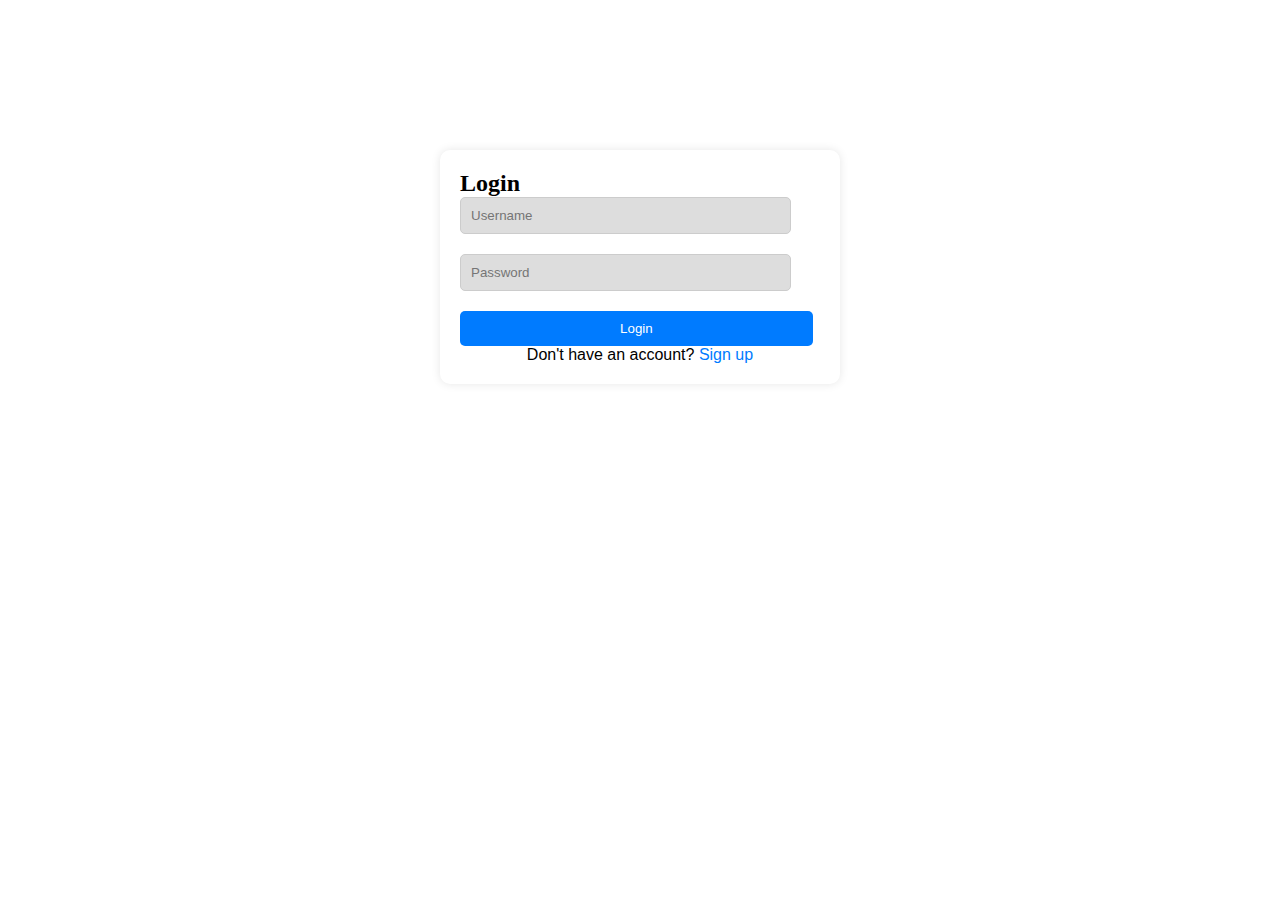
<file: notes-website/cpy.html>
<!DOCTYPE html>
<html lang="en">
<head>
  <meta charset="UTF-8">
  <meta name="viewport" content="width=device-width, initial-scale=1.0">
  <title>Login & Sign Up Page</title>
  <link rel="stylesheet" href="style.css">
</head>

<body>
  <div class="container-mp">
    <div class="form-container-mp">
      <form id="login-form" class="login-form active">
        <h2>Login</h2>
        <div class="input-group-mp">
          <input type="text" id="login-username" placeholder="Username">
        </div>
        <div class="input-group-mp">
          <input type="password" id="login-password" placeholder="Password">
        </div>
        <button class="btn-mp" type="submit">Login</button>
        <p class="toggle-form-mp">Don't have an account? <a href="notespage.html" id="toggle-signup">Sign up</a></p>
      </form>
      <form id="signup-form" class="signup-form">
        <h2>Sign Up</h2>
        <div class="input-group-mp">
          <input type="text" id="signup-username" placeholder="Username"> 
        </div>
        <div class="input-group-mp">
          <input type="email" id="signup-email" placeholder="Email">
        </div>
        <div class="input-group-mp">
          <input type="password" id="signup-password" placeholder="Password">
        </div>
        <button class="btn-mp" type="submit">Sign Up</button>
        <p class="toggle-form-mp">Already have an account? <a href="notespage.html" id="toggle-login">Login</a></p>
      </form>
    </div>
  </div>

  <script>
    document.addEventListener('DOMContentLoaded', function () {
      const loginForm = document.getElementById('login-form');
      const signupForm = document.getElementById('signup-form');
      const toggleSignup = document.getElementById('toggle-signup');
      const toggleLogin = document.getElementById('toggle-login');

      toggleSignup.addEventListener('click', function (e) {
        e.preventDefault();
        loginForm.classList.remove('active');
        signupForm.classList.add('active');
      });

      toggleLogin.addEventListener('click', function (e) {
        e.preventDefault();
        signupForm.classList.remove('active');
        loginForm.classList.add('active');
      });
    });
  </script>
</body>
</html>
</file>
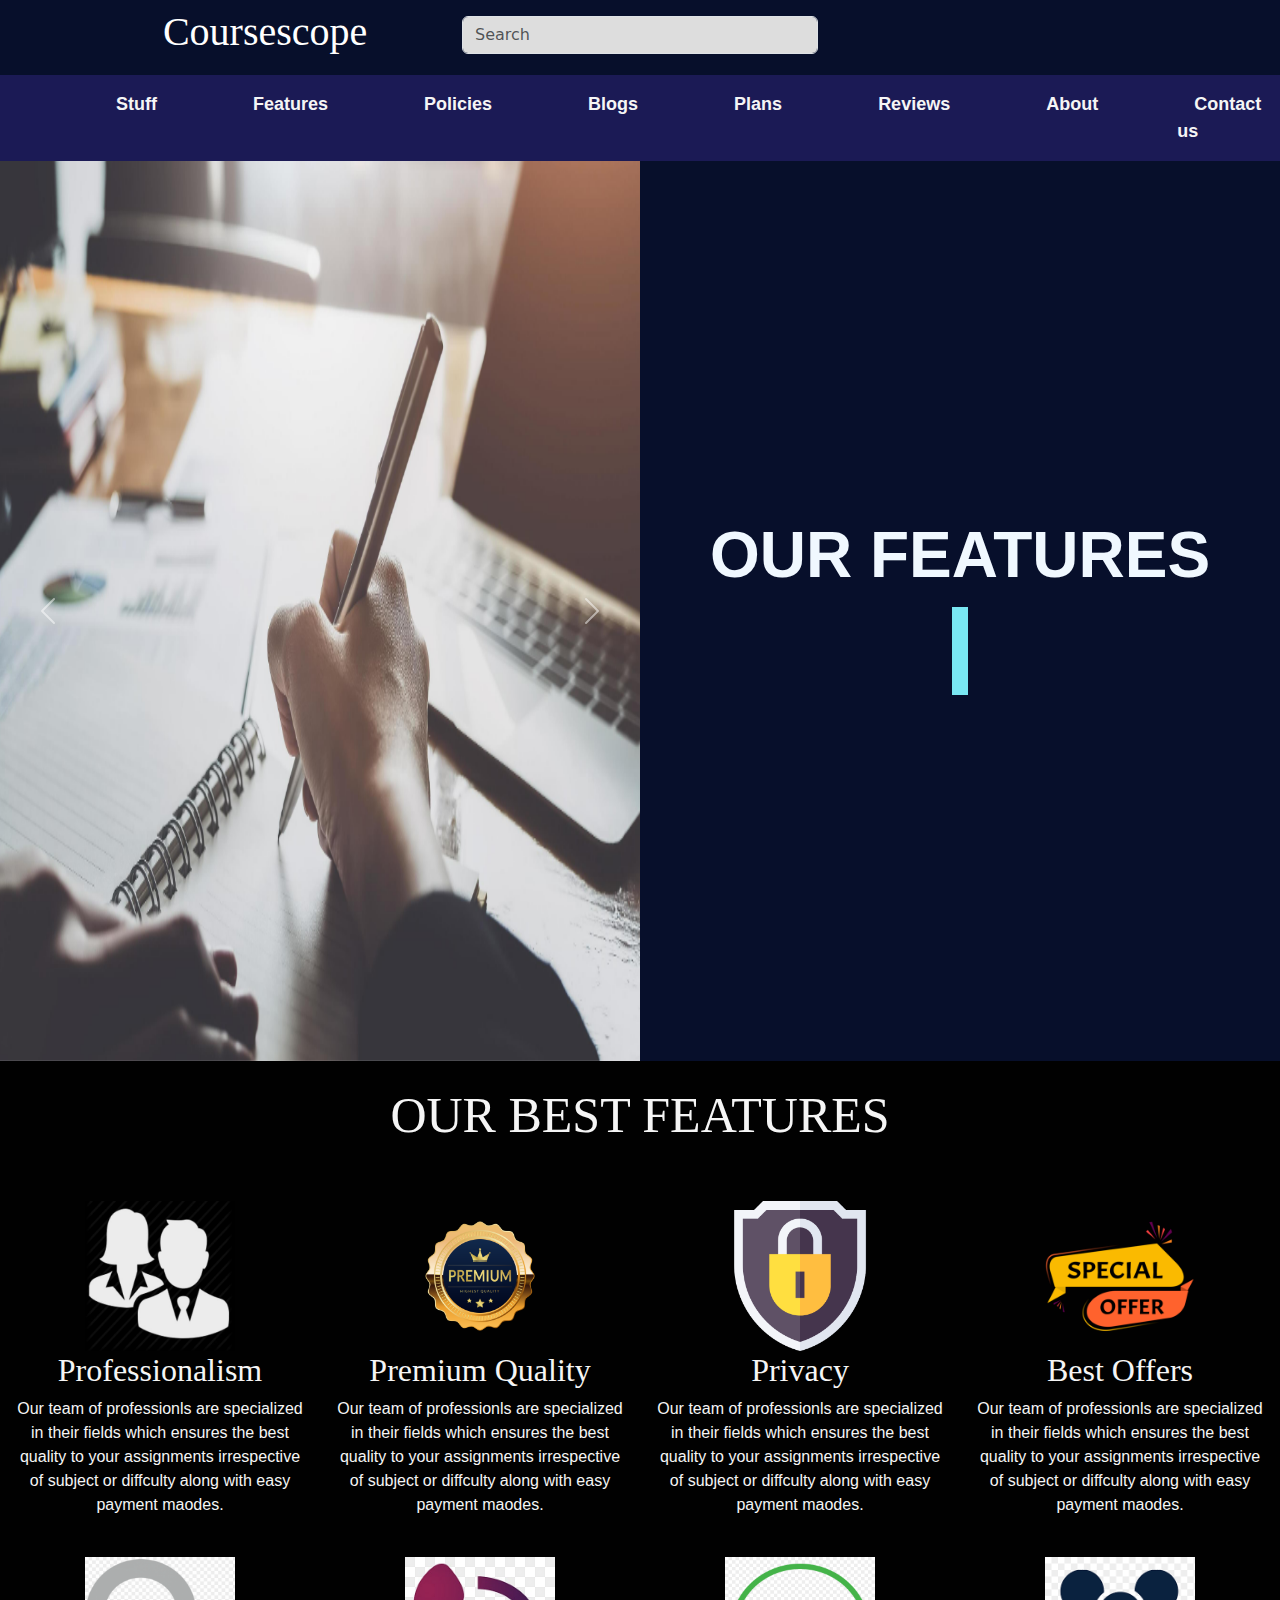
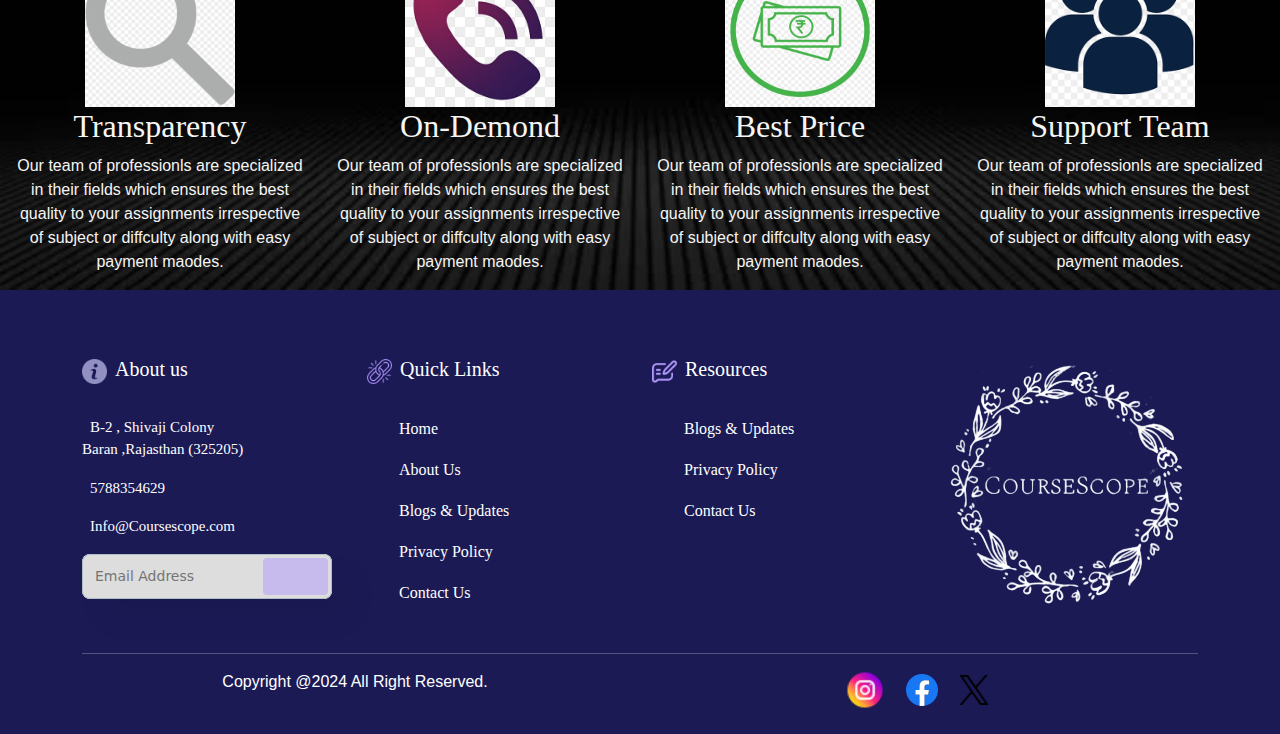
<file: notes-website/features.html>
<!doctype html>
<html lang="en">
  <head>
    <meta charset="utf-8">
    <meta name="viewport" content="width=device-width, initial-scale=1">
    <title>Nav</title>
    <link href="https://cdn.jsdelivr.net/npm/bootstrap@5.3.3/dist/css/bootstrap.min.css" rel="stylesheet" integrity="sha384-QWTKZyjpPEjISv5WaRU9OFeRpok6YctnYmDr5pNlyT2bRjXh0JMhjY6hW+ALEwIH" crossorigin="anonymous">
    <link rel="stylesheet" href="https://cdnjs.cloudflare.com/ajax/libs/font-awesome/6.5.1/css/all.min.css" integrity="sha512-DTOQO9RWCH3ppGqcWaEA1BIZOC6xxalwEsw9c2QQeAIftl+Vegovlnee1c9QX4TctnWMn13TZye+giMm8e2LwA==" crossorigin="anonymous" referrerpolicy="no-referrer" />
    <link rel="stylesheet" href="style.css">
  </head>
  <body>
<!-- first nav start -->
<div class="container-fluid firstnav">
  <div class="container pt-2 pb-1">
      <div class="row">
          <div class="col-lg-4 text-center">
              <div style="display: inline-flex;"><i class='fas fa-book-open mt-2' style='font-size:30px'></i>&nbsp;&nbsp;
                <a href="index.html"><h1>Coursescope</h1></div></a>
         </div>
          <div class="col-lg-4 text-center">
              <input class="form-control me-2 mt-2" type="search" placeholder="Search" aria-label="Search">  
          </div>
          <div class="col-lg-4 text-center">
              <i class='fas fa-heart mt-2' style='font-size:30px;color:red;'></i>&nbsp;&nbsp;&nbsp;
              <i class='far fa-user-circle mt-2' style='font-size:30px;color:white;'></i>

          </div>
      </div>
  </div>
</div>
<!-- first nav end -->
<!-- 2nd nav start -->
<nav class="navbar navbar-expand-lg bg-body-tertiary" >
  <div class="container-fluid" style="background-color: #1B1A55;;">
    <a class="navbar-brand" href=""></a>
    <button class="navbar-toggler" type="button" data-bs-toggle="collapse" data-bs-target="#navbarNav" aria-controls="navbarNav" aria-expanded="false" aria-label="Toggle navigation">
      <span class="navbar-toggler-icon"></span>
    </button>
    <div class="collapse navbar-collapse" id="navbarNav">
      <ul class="navbar-nav">
        <li class="nav-item dropdown">
          <a class="nav-link" href="#">Stuff</a>
          <ul class="dropdown-menu">
              <li><a class="dropdown-item" href="notes.html">Notes</a></li>
              <li><a class="dropdown-item" href="Assignment.html">Assignments</a></li>
              <li><a class="dropdown-item" href="Assignment.html">IT Projects</a></li>
              <li><a class="dropdown-item" href="Assignment.html">Essays</a></li>
              <li><a class="dropdown-item" href="notes.html">Guess Papers</a></li>
              <li><a class="dropdown-item" href="notes.html">Textbook Summaries</a></li>
            </ul>
        </li>
        <li class="nav-item">
          <a class="nav-link" href="features.html">Features</a>
        </li>
        <li class="nav-item dropdown">
          <a class="nav-link" href="#">Policies</a>
          <ul class="dropdown-menu">
              <li><a class="dropdown-item" href="privacypolicy.html">Privacy Policies</a></li>
              <li><a class="dropdown-item" href="refundpolicy.html">Refund Policies</a></li>
          </ul>
        </li>
        <li class="nav-item">
          <a class="nav-link" href="blogs&updates.html">Blogs</a>
        </li>
        <li class="nav-item">
          <a class="nav-link" href="plans.html">Plans</a>
        </li>
        <li class="nav-item">
          <a class="nav-link" href="reviews.html">Reviews</a>
        </li>
        <li class="nav-item">
          <a class="nav-link" href="about.html">About</a>
        </li>
        <li class="nav-item">
          <a class="nav-link" href="contact 1.html">Contact us</a>
        </li>
        
      </ul>
    </div>
  </div>
</nav>
<!-- second nav end -->
  <!-- ashwani code start -->
  <div class="container-fluid gx-0">
    <div class="row g-0">
        <div class="col-lg-6">
          <div id="carouselExampleAutoplaying" class="carousel slide" data-bs-ride="carousel">
            <div class="carousel-inner">
              <div class="carousel-item active"  data-bs-interval="2000">
                <img src="img/F1.png" class="d-block w-100" height="1042px" alt="...">
              </div>
              <div class="carousel-item"  data-bs-interval="2000">
                <img src="img/F2.webp" class="d-block w-100" height="1042px" alt="...">
              </div>
              <div class="carousel-item"  data-bs-interval="2000">
                <img src="img/F3.jpg" class="d-block w-100"height="1042px"  alt="...">
              </div>
            </div>
            <button class="carousel-control-prev" type="button" data-bs-target="#carouselExampleAutoplaying" data-bs-slide="prev">
              <span class="carousel-control-prev-icon" aria-hidden="true"></span>
              <span class="visually-hidden">Previous</span>
            </button>
            <button class="carousel-control-next" type="button" data-bs-target="#carouselExampleAutoplaying" data-bs-slide="next">
              <span class="carousel-control-next-icon" aria-hidden="true"></span>
              <span class="visually-hidden">Next</span>
            </button>
          </div>
        </div>
        <div class="col-lg-6 rightbox">
          <p class="focus-in-contract-bck pt-5 pb-5">OUR FEATURES<br>
            <span class="colorborder"></span>
          </p>  
        </div>
    </div>
</div>
<!-- ashwani code End -->
<!-- piyush  -->
<div class="container-fluid P-2"><BR>
    <h1 style="text-align: center; font-family: philosopher; font-size: 50px;">OUR BEST FEATURES</h1><BR>
    <div class="row">
        <div class="col-lg-3 text-center mt-4">
            <img  src="img/p13.png" height="150px" width="150px" >
            <h2>Professionalism</h2>
            <P>Our team of professionls are specialized in their fields which ensures the best quality to your assignments irrespective of subject or diffculty along with easy payment maodes.</P>
        </div>
        <div class="col-lg-3 text-center mt-4">
            <img  src="img/p9.webp" height="150px" width="150px" >
            <h2>Premium Quality</h2>
            <P>Our team of professionls are specialized in their fields which ensures the best quality to your assignments irrespective of subject or diffculty along with easy payment maodes.</P>
        </div>
        <div class="col-lg-3 text-center mt-4">
            <img  src="img/p15.png" height="150px" width="150px" >
            <h2>Privacy</h2>
            <P>Our team of professionls are specialized in their fields which ensures the best quality to your assignments irrespective of subject or diffculty along with easy payment maodes.</P>
        </div>
        <div class="col-lg-3 text-center mt-4">
            <img  src="img/p16.png" height="150px" width="150px" >
            <h2>Best Offers</h2>
            <P>Our team of professionls are specialized in their fields which ensures the best quality to your assignments irrespective of subject or diffculty along with easy payment maodes.</P>
        </div>
        <div class="col-lg-3 text-center mt-4">
         <img  src="img/p14.png" height="150px" width="150px" >
         <h2> Transparency</h2>
         <P>Our team of professionls are specialized in their fields which ensures the best quality to your assignments irrespective of subject or diffculty along with easy payment maodes.</P>
        </div>
        <div class="col-lg-3 text-center mt-4">
            <img  src="img/p10.jpg" height="150px" width="150px" >
            <h2>On-Demond</h2>
            <P>Our team of professionls are specialized in their fields which ensures the best quality to your assignments irrespective of subject or diffculty along with easy payment maodes.</P>
        </div>
        <div class="col-lg-3 text-center mt-4">
            <img  src="img/p11.png" height="150px" width="150px" >
            <h2>Best Price</h2>
            <P>Our team of professionls are specialized in their fields which ensures the best quality to your assignments irrespective of subject or diffculty along with easy payment maodes.</P>
        </div>
        <div class="col-lg-3 text-center mt-4">
            <img  src="img/p12.png" height="150px" width="150px" >
            <h2>Support Team</h2>
            <P>Our team of professionls are specialized in their fields which ensures the best quality to your assignments irrespective of subject or diffculty along with easy payment maodes.</P>
        </div>
       
           


    </div>
</div>
<!-- footer start -->
<footer>
  <div class="container-fluid" style="background-color: #1b1a55;">
      <div class="container pt-3 pb-4">
          <div class="row">
              <div class="col-lg-3 mt-5  col-md-6">
                      <div class="row pb-3 ">
                          <div class="col footer-head-text"><img class="me-2" src="img/information-button.png" width="25px" height="25px" alt="">About us</div>
                      </div>
                      <div class="row pt-3">
                          <div class="col" style="font-size: 15px; color: white; font-family:Georgia, 'Times New Roman', Times, serif;"><i class="fa-solid fa-location-dot me-2" style="color: #9290c3"></i> B-2 , Shivaji Colony <br> Baran ,Rajasthan (325205) </div>
                      </div>
                      <div class="row pt-3">
                          <div class="col" style="font-size: 15px; color: white; font-family:Georgia, 'Times New Roman', Times, serif;"><i class="fa-solid fa-phone me-2" style="color: #B197FC;"></i> 5788354629 </div>
                      </div>
                      <div class="row pt-3">
                          <div class="col" style="font-size: 15px; color: white; font-family:Georgia, 'Times New Roman', Times, serif;"><i class="fa-regular fa-envelope me-2" style="color: #B197FC;"></i> Info@Coursescope.com </div>
                      </div>
                      <div class="row pt-3">
                          <div class="col">
                                  <div class="input-container">
                                  <input required="" placeholder="Email Address" type="email">
                                  <button class="invite-btn" type="button">
                                      <i class="fa-solid fa-paper-plane"></i>
                                  </button></div>
                           </div>
                      </div>
              </div>
              <div class="col-lg-3 mt-5  col-md-6">
                      <div class="row ">
                          <div class="col footer-head-text"><img class="me-2" src="img/link (1).png" width="25px" height="25px" alt="">Quick Links</div>
                      </div>
                      <div class="row pt-3 pb-3">
                          <div class="col">
                              <ul class="footerul">
                                  <li>Home</li>
                                  <li>About Us</li>
                                  <li>Blogs & Updates</li>
                                  <li>Privacy Policy</li>
                                  <li>Contact Us</li>
                                  
                              </ul>
                          </div>
                      </div>
              </div>
              <div class="col-lg-3 mt-5  col-md-6">
                      <div class="row ">
                          <div class="col footer-head-text"><img class="me-2" src="img/blog.png" width="25px" height="25px" alt="">Resources</div>
                      </div>
                      <div class="row pt-3 pb-3">
                          <div class="col">
                              <ul class="footerul">
                                  <li>Blogs & Updates</li>
                                  <li>Privacy Policy</li>
                                  <li>Contact Us</li>
                              </ul>
                          </div>
                      </div>
                      
              </div>
              <div class="col-lg-3 mt-5  col-md-6">
                  <div class="row">
                      <div class="col">
                          <img src="img/whitelogo.png" width="260px"alt="">
                      </div>
                  </div>
              </div>
          </div>
          <hr>
      <div class="row">
          <div class="col-lg-6 text-center">
              <p style="color: white;">Copyright @2024 All Right Reserved. </p>
          </div>
          <div class="col-lg-6">
              <div class="div text-center">
                  <img class="me-3" src="img/instagram (1).png" height="40px" width="40px" alt="">
                  <img class="me-3" src="img/facebook (1).png" alt="">
                  <img class="me-3" src="img/twitter (1).png" height="30px" width="30px" alt="">
              </div>
          </div>
      </div>
      </div>
  </div>
</footer>
<!-- footer end -->


   <script src="https://cdn.jsdelivr.net/npm/bootstrap@5.3.3/dist/js/bootstrap.bundle.min.js" integrity="sha384-YvpcrYf0tY3lHB60NNkmXc5s9fDVZLESaAA55NDzOxhy9GkcIdslK1eN7N6jIeHz" crossorigin="anonymous"></script>
  </body>
</html>
</file>
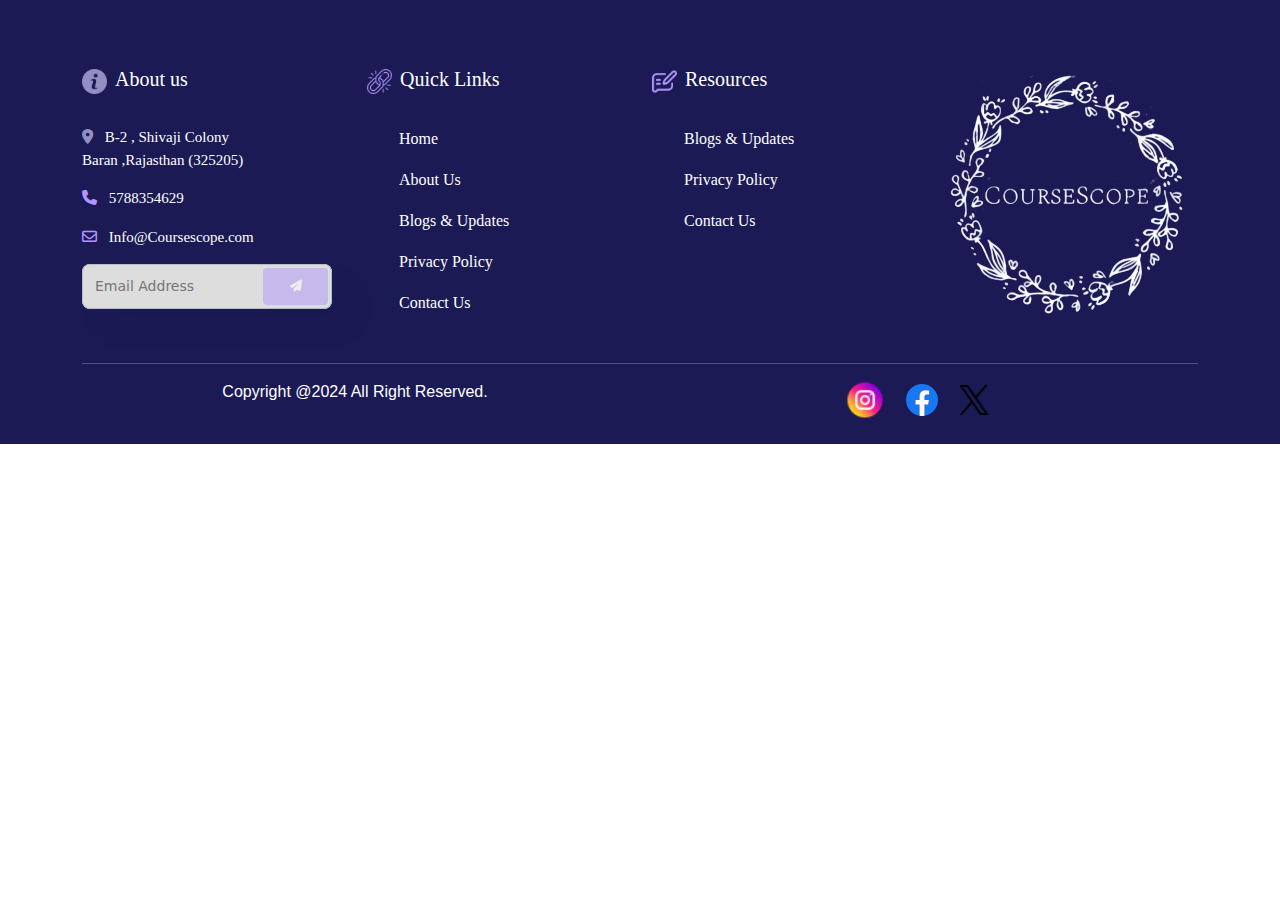
<file: notes-website/footer.html>
<!DOCTYPE html>
<html lang="en">
<head>
    <meta charset="UTF-8">
    <meta name="viewport" content="width=device-width, initial-scale=1.0">
    <title>Blogs and updates</title>
    <link rel="stylesheet" href="style.css">
    <link href="https://cdn.jsdelivr.net/npm/bootstrap@5.3.3/dist/css/bootstrap.min.css" rel="stylesheet" integrity="sha384-QWTKZyjpPEjISv5WaRU9OFeRpok6YctnYmDr5pNlyT2bRjXh0JMhjY6hW+ALEwIH" crossorigin="anonymous">
    <link rel="stylesheet" href="https://cdnjs.cloudflare.com/ajax/libs/font-awesome/6.5.2/css/all.min.css">
</head>
<body>

    
 
    <!-- ashwani code start -->
<footer>
    <div class="container-fluid" style="background-color: #1b1a55;">
        <div class="container pt-3 pb-4">
            <div class="row">
                <div class="col-lg-3 mt-5  col-md-6">
                        <div class="row pb-3 ">
                            <div class="col footer-head-text"><img class="me-2" src="images/information-button.png" width="25px" height="25px" alt="">About us</div>
                        </div>
                        <div class="row pt-3">
                            <div class="col" style="font-size: 15px; color: white; font-family:Georgia, 'Times New Roman', Times, serif;"><i class="fa-solid fa-location-dot me-2" style="color: #9290c3"></i> B-2 , Shivaji Colony <br> Baran ,Rajasthan (325205) </div>
                        </div>
                        <div class="row pt-3">
                            <div class="col" style="font-size: 15px; color: white; font-family:Georgia, 'Times New Roman', Times, serif;"><i class="fa-solid fa-phone me-2" style="color: #B197FC;"></i> 5788354629 </div>
                        </div>
                        <div class="row pt-3">
                            <div class="col" style="font-size: 15px; color: white; font-family:Georgia, 'Times New Roman', Times, serif;"><i class="fa-regular fa-envelope me-2" style="color: #B197FC;"></i> Info@Coursescope.com </div>
                        </div>
                        <div class="row pt-3">
                            <div class="col">
                                    <div class="input-container">
                                    <input required="" placeholder="Email Address" type="email">
                                    <button class="invite-btn" type="button">
                                        <i class="fa-solid fa-paper-plane"></i>
                                    </button></div>
                             </div>
                        </div>
                </div>
                <div class="col-lg-3 mt-5  col-md-6">
                        <div class="row ">
                            <div class="col footer-head-text"><img class="me-2" src="images/link (1).png" width="25px" height="25px" alt="">Quick Links</div>
                        </div>
                        <div class="row pt-3 pb-3">
                            <div class="col">
                                <ul class="footerul">
                                    <li>Home</li>
                                    <li>About Us</li>
                                    <li>Blogs & Updates</li>
                                    <li>Privacy Policy</li>
                                    <li>Contact Us</li>
                                    
                                </ul>
                            </div>
                        </div>
                </div>
                <div class="col-lg-3 mt-5  col-md-6">
                        <div class="row ">
                            <div class="col footer-head-text"><img class="me-2" src="images/blog.png" width="25px" height="25px" alt="">Resources</div>
                        </div>
                        <div class="row pt-3 pb-3">
                            <div class="col">
                                <ul class="footerul">
                                    <li>Blogs & Updates</li>
                                    <li>Privacy Policy</li>
                                    <li>Contact Us</li>
                                </ul>
                            </div>
                        </div>
                        
                </div>
                <div class="col-lg-3 mt-5  col-md-6">
                    <div class="row">
                        <div class="col">
                            <img src="images/whitelogo.png" width="260px"alt="">
                        </div>
                    </div>
                </div>
            </div>
            <hr>
        <div class="row">
            <div class="col-lg-6 text-center">
                <p style="color: white;">Copyright @2024 All Right Reserved. </p>
            </div>
            <div class="col-lg-6">
                <div class="div text-center">
                    <img class="me-3" src="images/instagram (1).png" height="40px" width="40px" alt="">
                    <img class="me-3" src="images/facebook (1).png" alt="">
                    <img class="me-3" src="images/twitter (1).png" height="30px" width="30px" alt="">
                </div>
            </div>
        </div>
        </div>
    </div>
</footer>
     <!-- ashwani code End -->

     <script src="https://cdn.jsdelivr.net/npm/bootstrap@5.3.3/dist/js/bootstrap.bundle.min.js" integrity="sha384-YvpcrYf0tY3lHB60NNkmXc5s9fDVZLESaAA55NDzOxhy9GkcIdslK1eN7N6jIeHz" crossorigin="anonymous"></script>

</body>
</html>
</file>
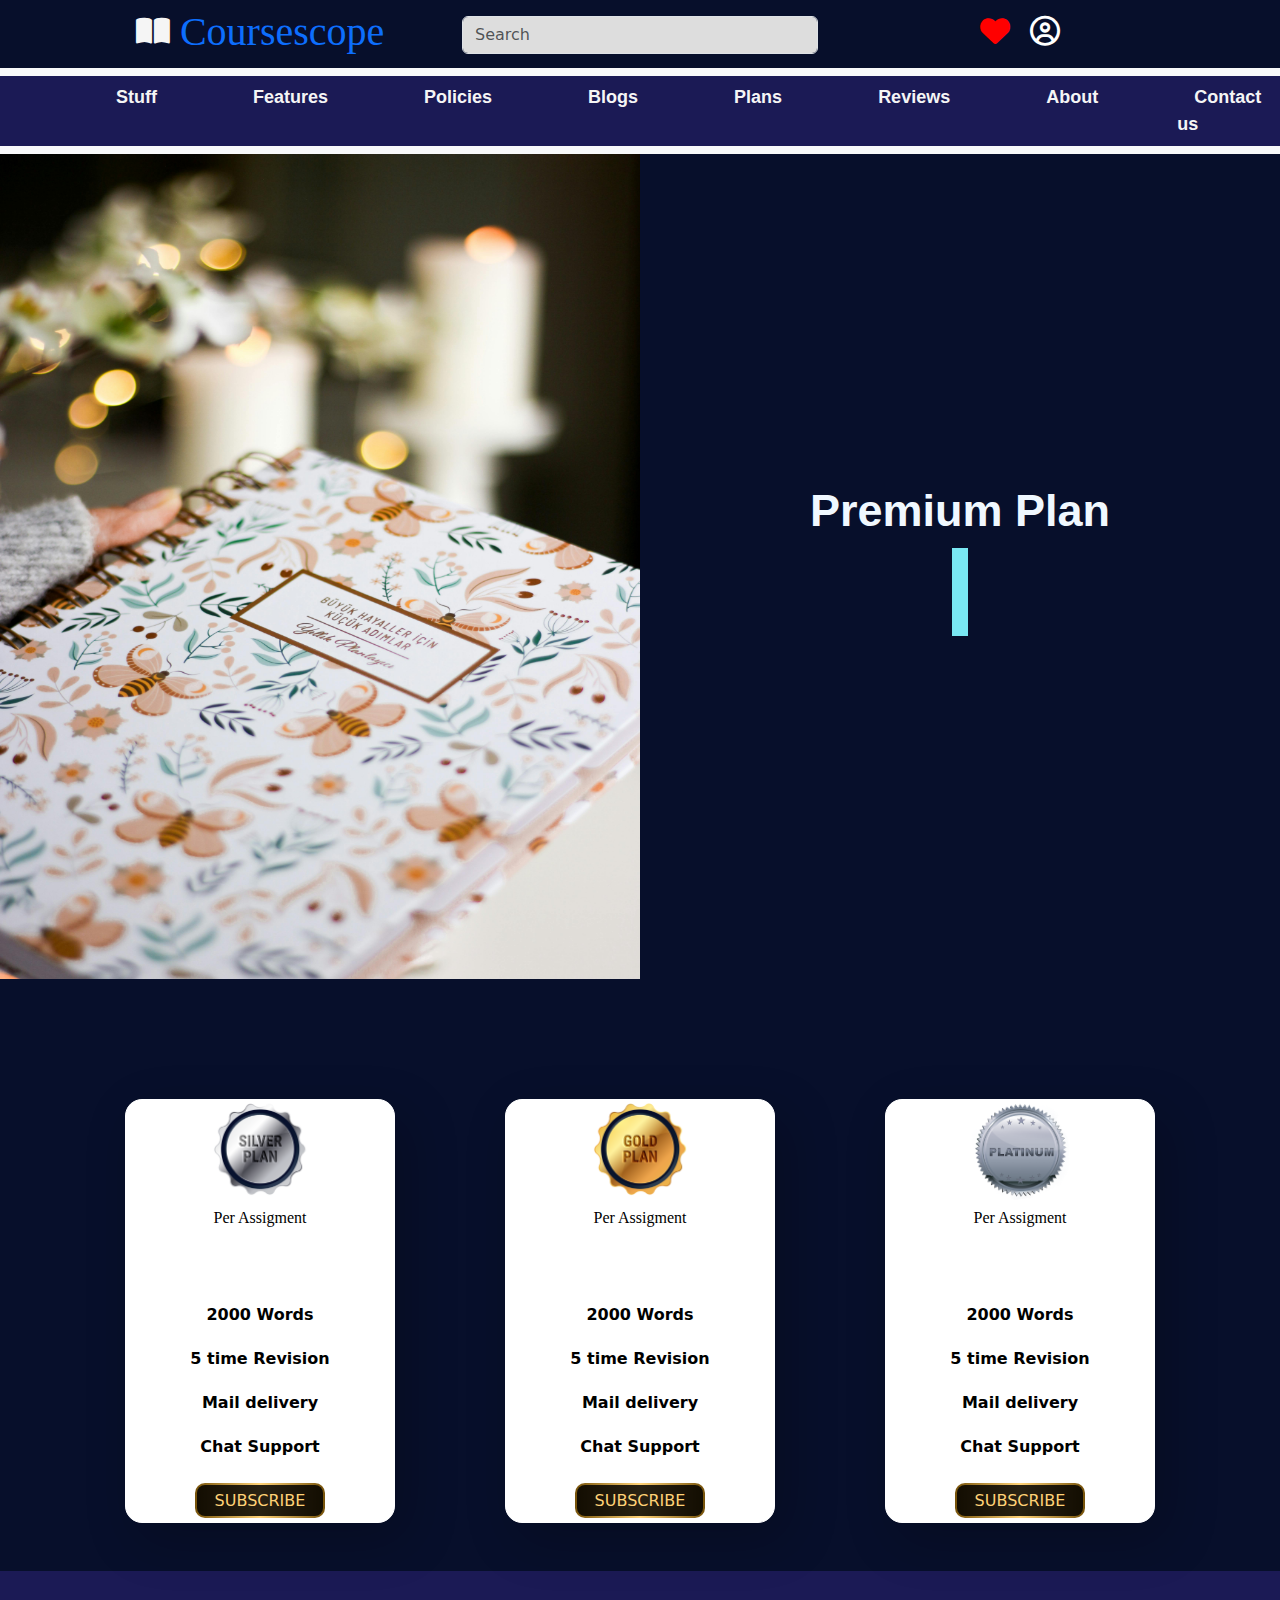
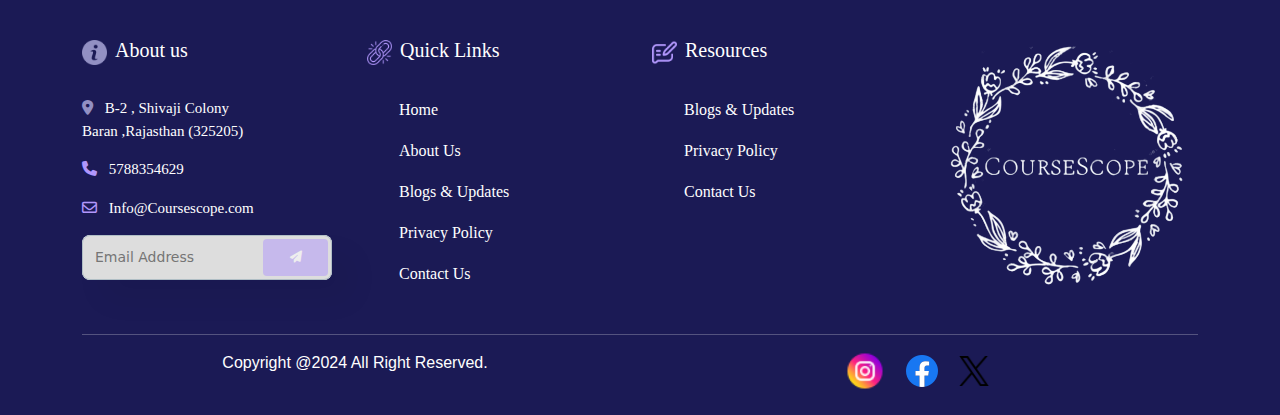
<file: notes-website/plans.html>
<!DOCTYPE html>
<html lang="en">
<head>
    <meta charset="UTF-8">
    <meta name="viewport" content="width=device-width, initial-scale=1.0">
    <title>Blogs and updates</title>
    <link rel="stylesheet" href="style.css">
    <link href="https://cdn.jsdelivr.net/npm/bootstrap@5.3.3/dist/css/bootstrap.min.css" rel="stylesheet" integrity="sha384-QWTKZyjpPEjISv5WaRU9OFeRpok6YctnYmDr5pNlyT2bRjXh0JMhjY6hW+ALEwIH" crossorigin="anonymous">
    <link rel="stylesheet" href="https://cdnjs.cloudflare.com/ajax/libs/font-awesome/6.5.2/css/all.min.css">

</head>
<body>

    <!-- first nav start -->
<div class="container-fluid firstnav">
    <div class="container pt-2 pb-1">
        <div class="row">
            <div class="col-lg-4 text-center">
                <div style="display: inline-flex;"><i class='fas fa-book-open mt-2' style='font-size:30px'></i>&nbsp;&nbsp;
                    <a href="index.html"><h1>Coursescope</h1></div></a>
           </div>
            <div class="col-lg-4 text-center">
                <input class="form-control me-2 mt-2" type="search" placeholder="Search" aria-label="Search">  
            </div>
            <div class="col-lg-4 text-center">
                <i class='fas fa-heart mt-2' style='font-size:30px;color:red;'></i>&nbsp;&nbsp;&nbsp;
                <i class='far fa-user-circle mt-2' style='font-size:30px;color:white;'></i>
  
            </div>
        </div>
    </div>
  </div>
  <!-- first nav end -->
  <!-- 2nd nav start -->
  <nav class="navbar navbar-expand-lg bg-body-tertiary" >
    <div class="container-fluid" style="background-color: #1B1A55;;">
      <a class="navbar-brand" href=""></a>
      <button class="navbar-toggler" type="button" data-bs-toggle="collapse" data-bs-target="#navbarNav" aria-controls="navbarNav" aria-expanded="false" aria-label="Toggle navigation">
        <span class="navbar-toggler-icon"></span>
      </button>
      <div class="collapse navbar-collapse" id="navbarNav">
        <ul class="navbar-nav">
          <li class="nav-item dropdown">
            <a class="nav-link" href="#">Stuff</a>
            <ul class="dropdown-menu">
                <li><a class="dropdown-item" href="notes.html">Notes</a></li>
                <li><a class="dropdown-item" href="Assignment.html">Assignments</a></li>
                <li><a class="dropdown-item" href="Assignment.html">IT Projects</a></li>
                <li><a class="dropdown-item" href="Assignment.html">Essays</a></li>
                <li><a class="dropdown-item" href="notes.html">Guess Papers</a></li>
                <li><a class="dropdown-item" href="notes.html">Textbook Summaries</a></li>
              </ul>
          </li>
          <li class="nav-item">
            <a class="nav-link" href="features.html">Features</a>
          </li>
          <li class="nav-item dropdown">
            <a class="nav-link" href="#">Policies</a>
            <ul class="dropdown-menu">
                <li><a class="dropdown-item" href="privacypolicy.html">Privacy Policies</a></li>
                <li><a class="dropdown-item" href="refundpolicy.html">Refund Policies</a></li>
            </ul>
          </li>
          <li class="nav-item">
            <a class="nav-link" href="blogs&updates.html">Blogs</a>
          </li>
          <li class="nav-item">
            <a class="nav-link" href="plans.html">Plans</a>
          </li>
          <li class="nav-item">
            <a class="nav-link" href="reviews.html">Reviews</a>
          </li>
          <li class="nav-item">
            <a class="nav-link" href="about.html">About</a>
          </li>
          <li class="nav-item">
            <a class="nav-link" href="contact 1.html">Contact us</a>
          </li>
          
        </ul>
      </div>
    </div>
  </nav>
  <!-- second nav end -->
 
    <!-- ashwani code start -->
    <div class="container-fluid gx-0">
        <div class="row g-0" >
            <div class="col-lg-6" >
             <img src="images/pexels-saramazin-19901651.jpg" height="825px" width="100%" alt="">
            </div>
            <div class="col-lg-6 rightbox">
              <p style="font-size: 45px;" class="focus-in-contract-bck pt-5 pb-5">Premium Plan<br>
                <span class="colorborder"></span>
              </p>  
            </div>
        </div>
    </div>
  
    <!-- content -->
    <div class="container-fluid" style="background-color: #070F2B; ">
        <div class="container pt-5 pb-5">
            <div class="row  pt-5">
                <div class="col-lg-4 mt-4 d-flex justify-content-center">
                    <div class="ash-card">
                       <div class="row"  > <div class="col"> <img src="img/silver.png" height="100px" width="100px" alt=""> </div> </div>
                       <div class="row pt-2" style="color: rgb(0, 0, 0);"><h6>Per Assigment</h6></div>
                       <div class="row pt-5">
                        <ul>
                            <li>2000 Words</li>
                            <li>5 time Revision</li>
                            <li>Mail delivery</li>
                            <li>Chat Support</li>
                        </ul>
                       </div>
                       <div class="row"><div class="col d-flex justify-content-center pt-2"><button class="ash-Btn"></button></div> </div>
                    </div>
                      
                </div>
                <div class="col-lg-4 mt-4 d-flex justify-content-center">
                    <div class="ash-card">
                        <div class="row" ><div class="col"> <img src="img/gold.png" height="100px" width="100px" alt=""> </div></div>
                        <div class="row pt-2" style="color: rgb(0, 0, 0);"><h6>Per Assigment</h6></div>
                        <div class="row pt-5">
                         <ul>
                             <li>2000 Words</li>
                             <li>5 time Revision</li>
                             <li>Mail delivery</li>
                             <li>Chat Support</li>
                         </ul>
                        </div>
                        <div class="row"><div class="col d-flex justify-content-center pt-2"><button class="ash-Btn"></button></div> </div>
                     </div>
                </div>
                <div class="col-lg-4 mt-4 d-flex justify-content-center">
                    <div class="ash-card">
                        <div class="row" ><div class="col"> <img src="img/275-2755581_platinum-corporate-sponsor-platinum-sponsor.png" height="100px" width="100px" alt=""> </div></div>
                        <div class="row pt-2" style="color: rgb(0, 0, 0);"><h6>Per Assigment</h6></div>
                        <div class="row pt-5">
                         <ul>
                             <li>2000 Words</li>
                             <li>5 time Revision</li>
                             <li>Mail delivery</li>
                             <li>Chat Support</li>
                         </ul>
                        </div>
                        <div class="row"><div class="col d-flex justify-content-center pt-2"><button class="ash-Btn"></button></div> </div>
                     </div>
                </div>
            </div>
        </div>
    </div>
    <!-- content -->
    
    <!-- footer start -->
<footer>
    <div class="container-fluid" style="background-color: #1b1a55;">
        <div class="container pt-3 pb-4">
            <div class="row">
                <div class="col-lg-3 mt-5  col-md-6">
                        <div class="row pb-3 ">
                            <div class="col footer-head-text"><img class="me-2" src="images/information-button.png" width="25px" height="25px" alt="">About us</div>
                        </div>
                        <div class="row pt-3">
                            <div class="col" style="font-size: 15px; color: white; font-family:Georgia, 'Times New Roman', Times, serif;"><i class="fa-solid fa-location-dot me-2" style="color: #9290c3"></i> B-2 , Shivaji Colony <br> Baran ,Rajasthan (325205) </div>
                        </div>
                        <div class="row pt-3">
                            <div class="col" style="font-size: 15px; color: white; font-family:Georgia, 'Times New Roman', Times, serif;"><i class="fa-solid fa-phone me-2" style="color: #B197FC;"></i> 5788354629 </div>
                        </div>
                        <div class="row pt-3">
                            <div class="col" style="font-size: 15px; color: white; font-family:Georgia, 'Times New Roman', Times, serif;"><i class="fa-regular fa-envelope me-2" style="color: #B197FC;"></i> Info@Coursescope.com </div>
                        </div>
                        <div class="row pt-3">
                            <div class="col">
                                    <div class="input-container">
                                    <input required="" placeholder="Email Address" type="email">
                                    <button class="invite-btn" type="button">
                                        <i class="fa-solid fa-paper-plane"></i>
                                    </button></div>
                             </div>
                        </div>
                </div>
                <div class="col-lg-3 mt-5  col-md-6">
                        <div class="row ">
                            <div class="col footer-head-text"><img class="me-2" src="images/link (1).png" width="25px" height="25px" alt="">Quick Links</div>
                        </div>
                        <div class="row pt-3 pb-3">
                            <div class="col">
                                <ul class="footerul">
                                    <li>Home</li>
                                    <li>About Us</li>
                                    <li>Blogs & Updates</li>
                                    <li>Privacy Policy</li>
                                    <li>Contact Us</li>
                                    
                                </ul>
                            </div>
                        </div>
                </div>
                <div class="col-lg-3 mt-5  col-md-6">
                        <div class="row ">
                            <div class="col footer-head-text"><img class="me-2" src="images/blog.png" width="25px" height="25px" alt="">Resources</div>
                        </div>
                        <div class="row pt-3 pb-3">
                            <div class="col">
                                <ul class="footerul">
                                    <li>Blogs & Updates</li>
                                    <li>Privacy Policy</li>
                                    <li>Contact Us</li>
                                </ul>
                            </div>
                        </div>
                        
                </div>
                <div class="col-lg-3 mt-5  col-md-6">
                    <div class="row">
                        <div class="col">
                            <img src="images/whitelogo.png" width="260px"alt="">
                        </div>
                    </div>
                </div>
            </div>
            <hr>
        <div class="row">
            <div class="col-lg-6 text-center">
                <p style="color: white;">Copyright @2024 All Right Reserved. </p>
            </div>
            <div class="col-lg-6">
                <div class="div text-center">
                    <img class="me-3" src="images/instagram (1).png" height="40px" width="40px" alt="">
                    <img class="me-3" src="images/facebook (1).png" alt="">
                    <img class="me-3" src="images/twitter (1).png" height="30px" width="30px" alt="">
                </div>
            </div>
        </div>
        </div>
    </div>
</footer>
     <!-- footer End -->
     <!-- ashwani code End -->

     <script src="https://cdn.jsdelivr.net/npm/bootstrap@5.3.3/dist/js/bootstrap.bundle.min.js" integrity="sha384-YvpcrYf0tY3lHB60NNkmXc5s9fDVZLESaAA55NDzOxhy9GkcIdslK1eN7N6jIeHz" crossorigin="anonymous"></script>

</body>
</html>
</file>
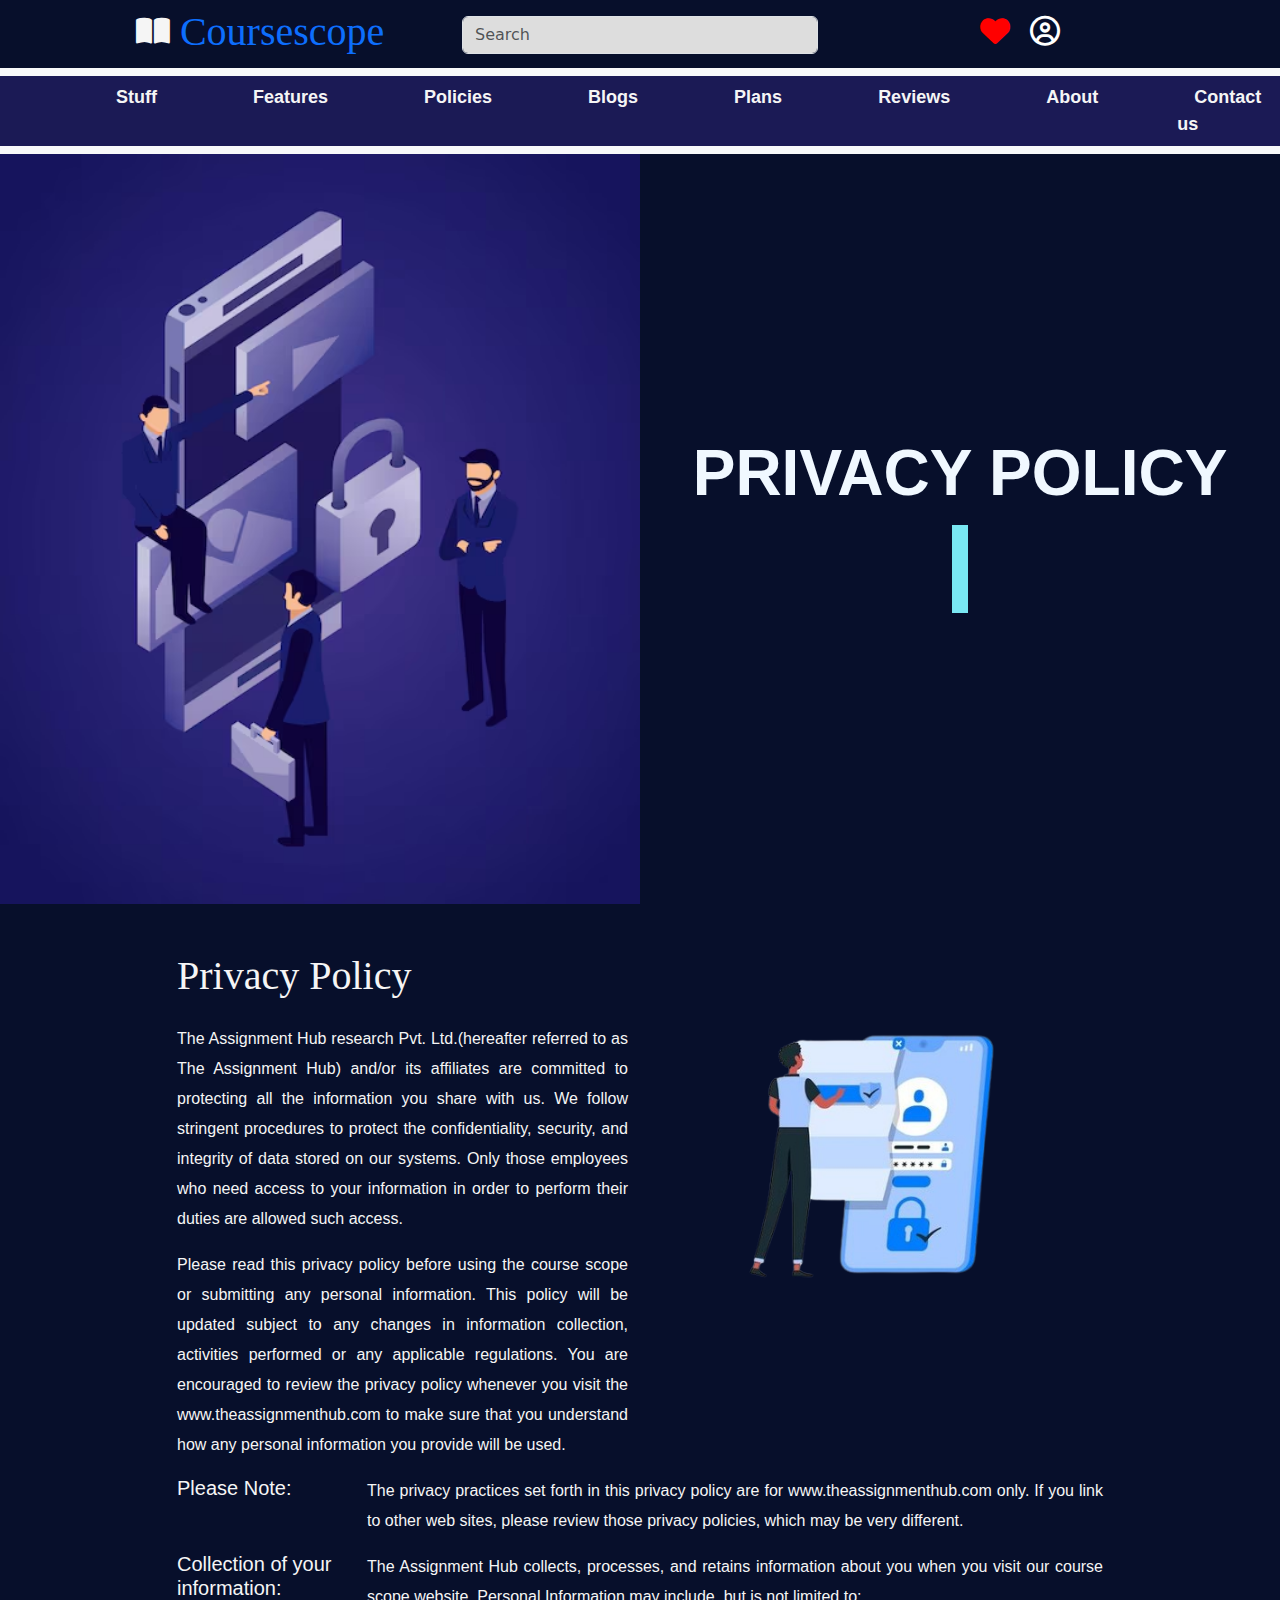
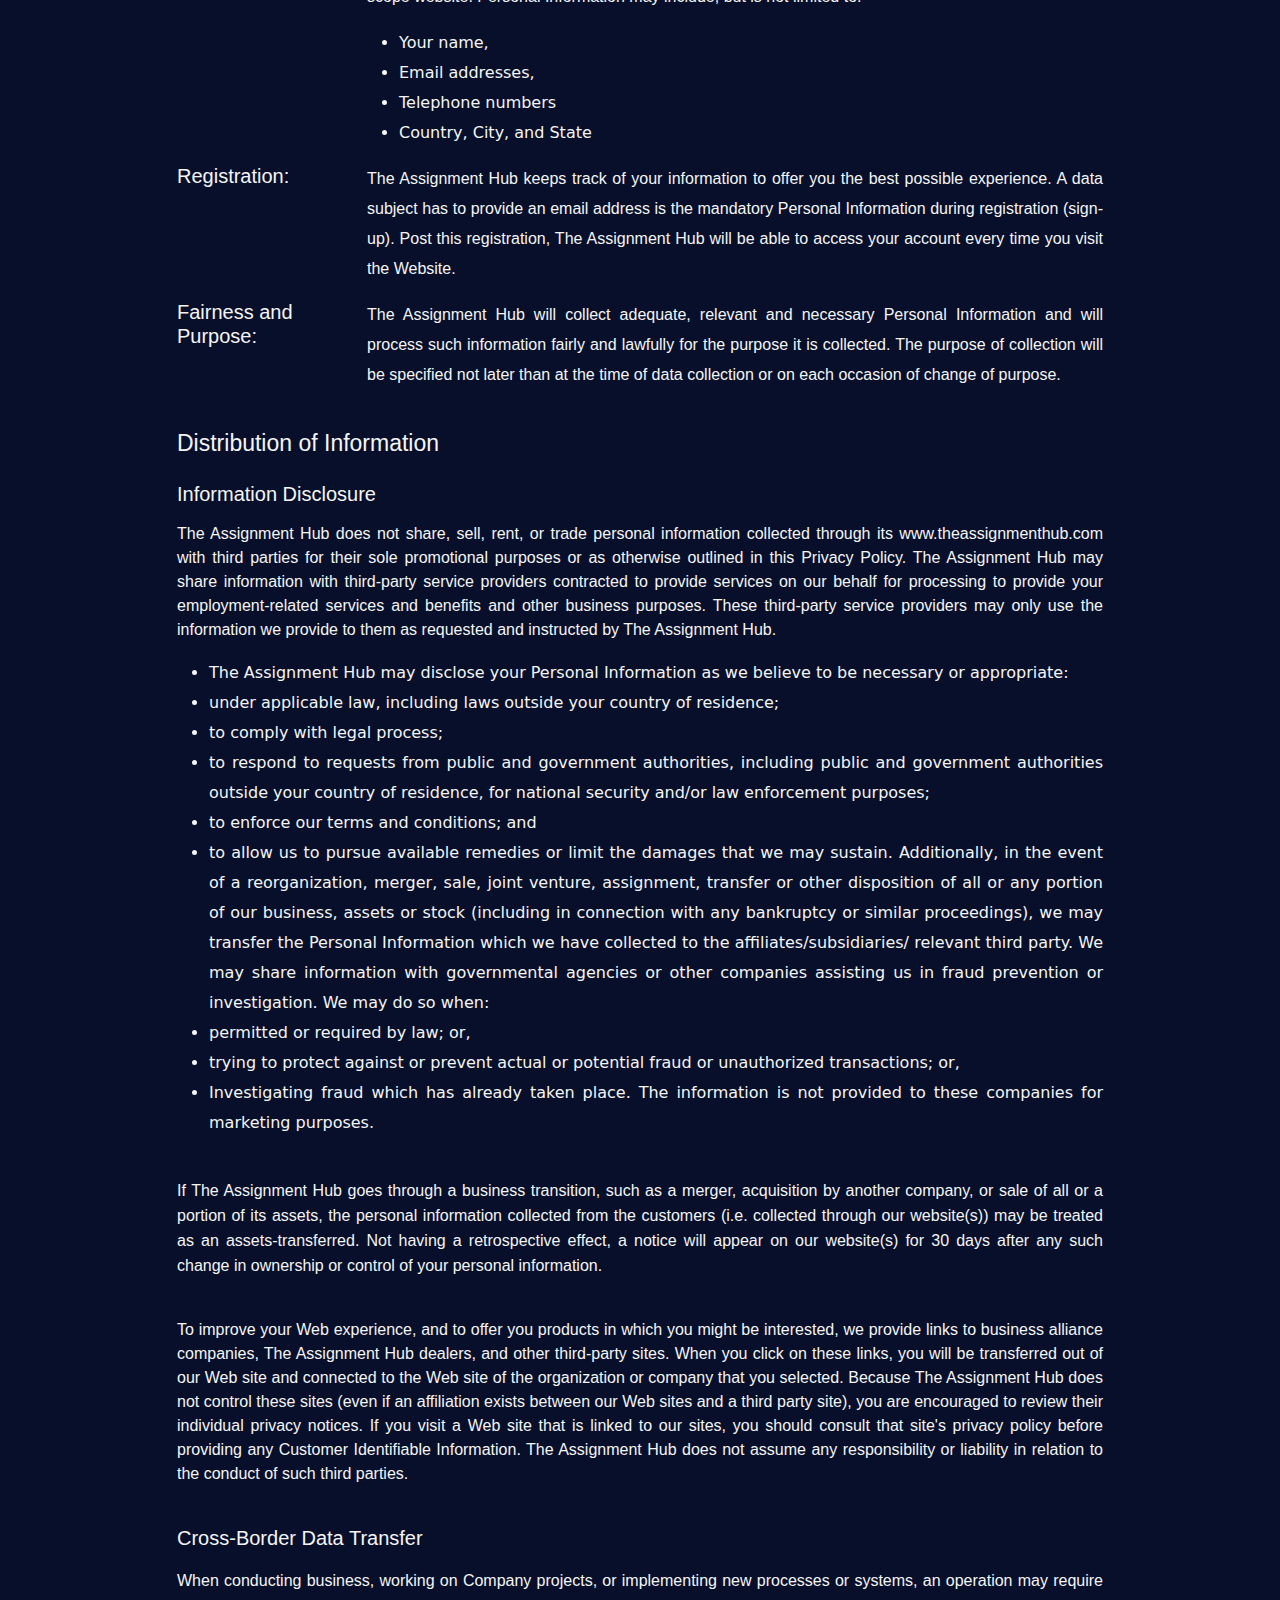
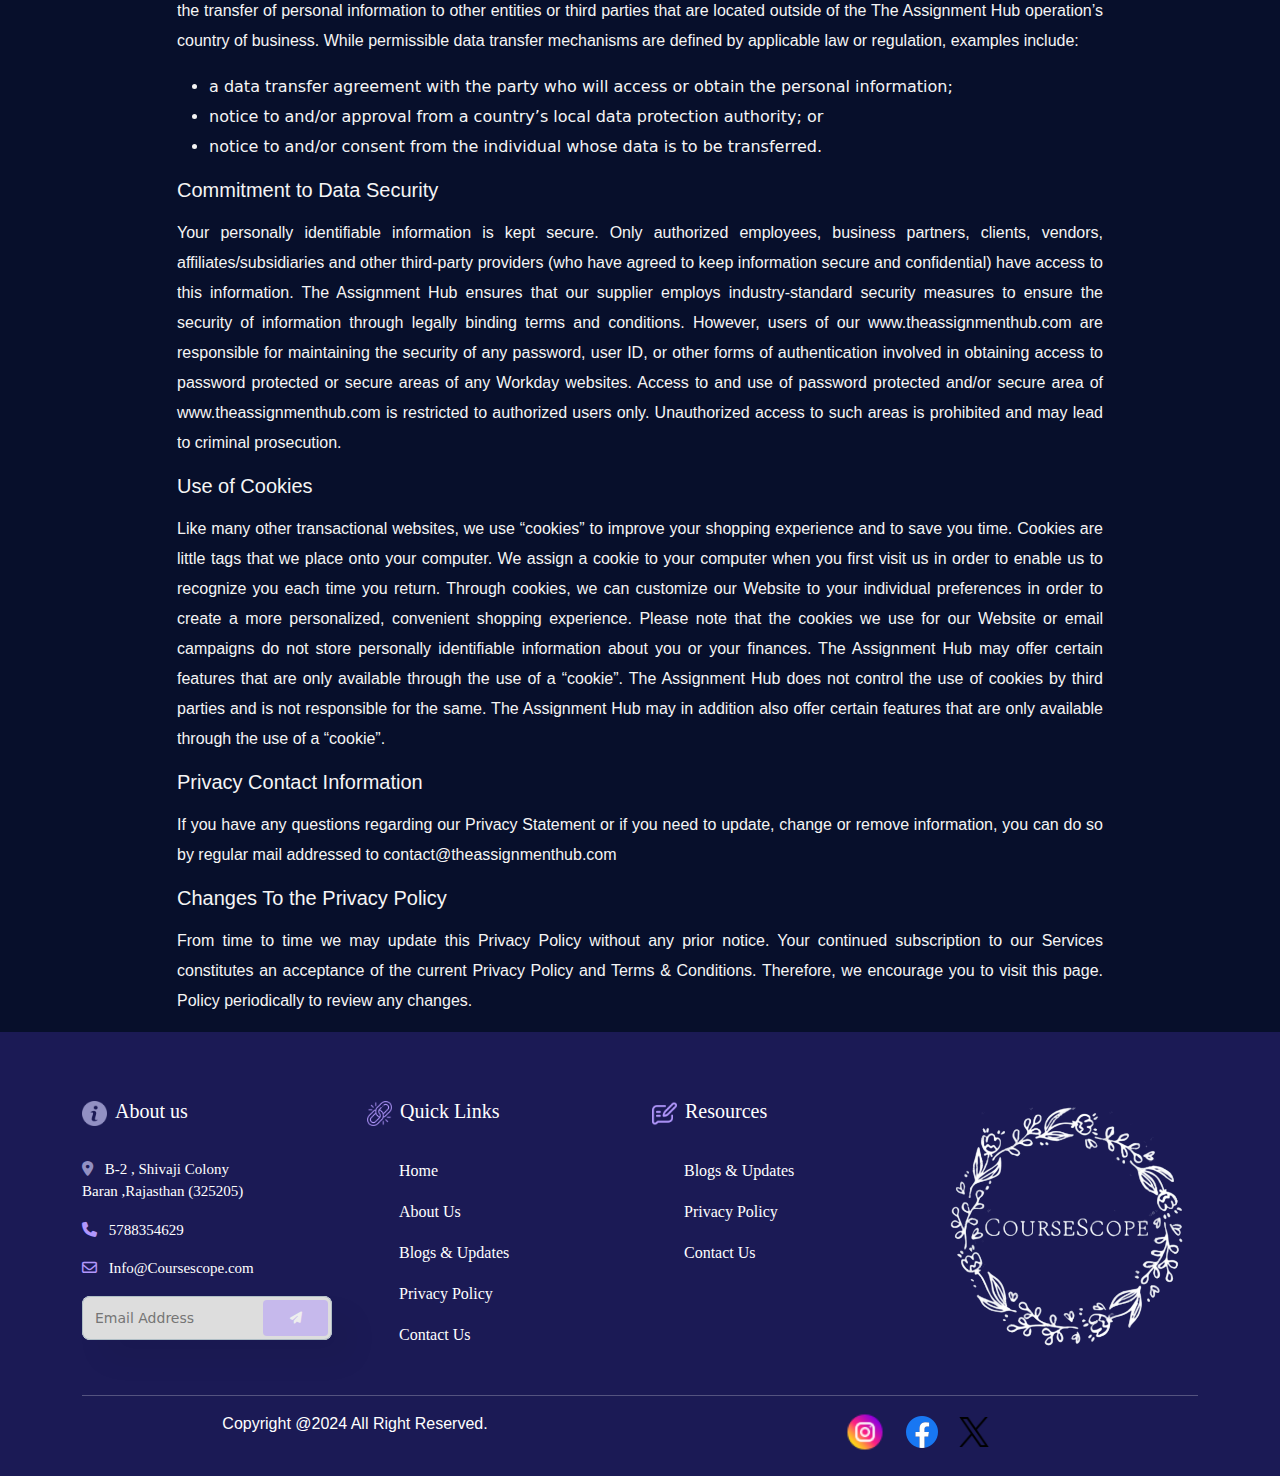
<file: notes-website/privacypolicy.html>
<!doctype html>
<html lang="en">
  <head>
    <meta charset="utf-8">
    <meta name="viewport" content="width=device-width, initial-scale=1">
    <title>Bootstrap demo</title>
    <link rel="stylesheet" href="style.css">
    <link rel="stylesheet" href="https://cdnjs.cloudflare.com/ajax/libs/font-awesome/6.5.2/css/all.min.css">
    <link href="https://cdn.jsdelivr.net/npm/bootstrap@5.3.3/dist/css/bootstrap.min.css" rel="stylesheet" integrity="sha384-QWTKZyjpPEjISv5WaRU9OFeRpok6YctnYmDr5pNlyT2bRjXh0JMhjY6hW+ALEwIH" crossorigin="anonymous">
  </head>
  <body>
    <!-- first nav start -->
<div class="container-fluid firstnav">
  <div class="container pt-2 pb-1">
      <div class="row">
          <div class="col-lg-4 text-center">
              <div style="display: inline-flex;"><i class='fas fa-book-open mt-2' style='font-size:30px'></i>&nbsp;&nbsp;
                <a href="index.html"><h1>Coursescope</h1></div></a>
         </div>
          <div class="col-lg-4 text-center">
              <input class="form-control me-2 mt-2" type="search" placeholder="Search" aria-label="Search">  
          </div>
          <div class="col-lg-4 text-center">
              <i class='fas fa-heart mt-2' style='font-size:30px;color:red;'></i>&nbsp;&nbsp;&nbsp;
              <i class='far fa-user-circle mt-2' style='font-size:30px;color:white;'></i>

          </div>
      </div>
  </div>
</div>
<!-- first nav end -->
<!-- 2nd nav start -->
<nav class="navbar navbar-expand-lg bg-body-tertiary" >
  <div class="container-fluid" style="background-color: #1B1A55;;">
    <a class="navbar-brand" href=""></a>
    <button class="navbar-toggler" type="button" data-bs-toggle="collapse" data-bs-target="#navbarNav" aria-controls="navbarNav" aria-expanded="false" aria-label="Toggle navigation">
      <span class="navbar-toggler-icon"></span>
    </button>
    <div class="collapse navbar-collapse" id="navbarNav">
      <ul class="navbar-nav">
        <li class="nav-item dropdown">
          <a class="nav-link" href="#">Stuff</a>
          <ul class="dropdown-menu">
              <li><a class="dropdown-item" href="notes.html">Notes</a></li>
              <li><a class="dropdown-item" href="Assignment.html">Assignments</a></li>
              <li><a class="dropdown-item" href="Assignment.html">IT Projects</a></li>
              <li><a class="dropdown-item" href="Assignment.html">Essays</a></li>
              <li><a class="dropdown-item" href="notes.html">Guess Papers</a></li>
              <li><a class="dropdown-item" href="notes.html">Textbook Summaries</a></li>
            </ul>
        </li>
        <li class="nav-item">
          <a class="nav-link" href="features.html">Features</a>
        </li>
        <li class="nav-item dropdown">
          <a class="nav-link" href="#">Policies</a>
          <ul class="dropdown-menu">
              <li><a class="dropdown-item" href="privacypolicy.html">Privacy Policies</a></li>
              <li><a class="dropdown-item" href="refundpolicy.html">Refund Policies</a></li>
          </ul>
        </li>
        <li class="nav-item">
          <a class="nav-link" href="blogs&updates.html">Blogs</a>
        </li>
        <li class="nav-item">
          <a class="nav-link" href="plans.html">Plans</a>
        </li>
        <li class="nav-item">
          <a class="nav-link" href="reviews.html">Reviews</a>
        </li>
        <li class="nav-item">
          <a class="nav-link" href="about.html">About</a>
        </li>
        <li class="nav-item">
          <a class="nav-link" href="contact 1.html">Contact us</a>
        </li>
        
      </ul>
    </div>
  </div>
</nav>
<!-- second nav end -->

    <!-- ashwani code start -->
    <div class="container-fluid gx-0">
      <div class="row g-0">
        <div class="col-lg-6">
          <img src="img/policyheadp.avif" alt="" width="100%" height="750px">
        </div>
        <div class="col-lg-6 rightbox">
          <p class="focus-in-contract-bck pt-5 pb-5">PRIVACY POLICY<br>
            <span class="colorborder"></span>
          </p>  
        </div>
      </div>
    </div>
<!-- ashwani code End -->
    <div class="container-fluid" style="background-color: #070f2b; color: whitesmoke;  ">
        <div class="container">
            <div class="row justify-content-center">
              <div class="col-5 ">
                  <h1 class="display-6 mt-5">Privacy Policy</h1>
                  <p class="mt-4" style="text-align: justify; line-height: 30px;">The Assignment Hub research Pvt. Ltd.(hereafter referred to as The Assignment Hub) and/or its affiliates are committed to protecting all the information you share with us. We follow stringent procedures to protect the confidentiality, security, and integrity of data stored on our systems. Only those employees who need access to your information in order to perform their duties are allowed such access.</p>
                  <p style="text-align: justify; line-height: 30px;">Please read this privacy policy before using the course scope or submitting any personal information. This policy will be updated subject to any changes in information collection, activities performed or any applicable regulations. You are encouraged to review the privacy policy whenever you visit the www.theassignmenthub.com to make sure that you understand how any personal information you provide will be used.</p>
              </div>  
              <div class="col-5" >
                  <img src="img/mpp1.png" class="img-fluid" alt="">
              </div>
            </div>
            <div class="row justify-content-center">
              <div class="col-2">
                  <p class="display-6" style="font-size: 20px; font-weight: 500;">Please Note:</p>
              </div>
              <div class="col-8">
                <p style="text-align: justify; line-height: 30px;">The privacy practices set forth in this privacy policy are for www.theassignmenthub.com only. If you link to other web sites, please review those privacy policies, which may be very different.</p>
              </div>
            </div>
            <div class="row justify-content-center">
              <div class="col-2">
                <p class="display-6" style="font-size: 20px; font-weight: 500;">Collection of your information:</p>
              </div>
              <div class="col-8">
                <p style="text-align: justify; line-height: 30px;">The Assignment Hub collects, processes, and retains information about you when you visit our course scope website. Personal Information may include, but is not limited to:</p>
                <ul style="line-height: 30px;">
                  <li>Your name,</li>
                  <li>Email addresses,</li>
                  <li>Telephone numbers</li>
                  <li>Country, City, and State</li>
                </ul>
              </div>
            </div>
            <div class="row justify-content-center">
              <div class="col-2">
                <p class="display-6" style="font-size: 20px; font-weight: 500;">Registration:</p>
              </div>
              <div class="col-8">
              <p style="text-align: justify; line-height: 30px;">The Assignment Hub keeps track of your information to offer you the best possible experience. A data subject has to provide an email address is the mandatory Personal Information during registration (sign-up). Post this registration, The Assignment Hub will be able to access your account every time you visit the Website.</p>
              </div>
            </div>
            <div class="row justify-content-center">
              <div class="col-2">
                  <p class="display-6" style="font-size: 20px; font-weight: 500;">Fairness and Purpose:</p>
              </div>
              <div class="col-8">
                <p style="text-align: justify; line-height: 30px;">The Assignment Hub will collect adequate, relevant and necessary Personal Information and will process such information fairly and lawfully for the purpose it is collected. The purpose of collection will be specified not later than at the time of data collection or on each occasion of change of purpose.</p>
              </div>
            </div>
            <div class="row justify-content-center">
              <div class="col-10">
                <p class="h5 mt-4" style="font-size: 23px;">Distribution of Information</p>
                <p class="display-6 mt-4" style="font-size: 20px; font-weight: 500;">Information Disclosure</p>
                <p style="text-align: justify;">The Assignment Hub does not share, sell, rent, or trade personal information collected through its www.theassignmenthub.com with third parties for their sole promotional purposes or as otherwise outlined in this Privacy Policy. The Assignment Hub may share information with third-party service providers contracted to provide services on our behalf for processing to provide your employment-related services and benefits and other business purposes. These third-party service providers may only use the information we provide to them as requested and instructed by The Assignment Hub.</p>
                <ul style="line-height: 30px; text-align: justify;">
                  <li>The Assignment Hub may disclose your Personal Information as we believe to be necessary or appropriate:</li>
                  <li>under applicable law, including laws outside your country of residence;</li>
                  <li>to comply with legal process;</li>
                  <li>to respond to requests from public and government authorities, including public and government authorities outside your country of residence, for national security and/or law enforcement purposes;</li>
                  <li>to enforce our terms and conditions; and</li>
                  <li>to allow us to pursue available remedies or limit the damages that we may sustain. Additionally, in the event of a reorganization, merger, sale, joint venture, assignment, transfer or other disposition of all or any portion of our business, assets or stock (including in connection with any bankruptcy or similar proceedings), we may transfer the Personal Information which we have collected to the affiliates/subsidiaries/ relevant third party. We may share information with governmental agencies or other companies assisting us in fraud prevention or investigation. We may do so when:</li>
                  <li>permitted or required by law; or,</li>
                  <li>trying to protect against or prevent actual or potential fraud or unauthorized transactions; or,</li>
                  <li>Investigating fraud which has already taken place. The information is not provided to these companies for marketing purposes.</li>
                </ul><br>
                <p style="text-align: justify; line-height: 25px;">If The Assignment Hub goes through a business transition, such as a merger, acquisition by another company, or sale of all or a portion of its assets, the personal information collected from the customers (i.e. collected through our website(s)) may be treated as an assets-transferred. Not having a retrospective effect, a notice will appear on our website(s) for 30 days after any such change in ownership or control of your personal information.</p>
                <br>
                <p style="text-align: justify;">To improve your Web experience, and to offer you products in which you might be interested, we provide links to business alliance companies, The Assignment Hub dealers, and other third-party sites. When you click on these links, you will be transferred out of our Web site and connected to the Web site of the organization or company that you selected. Because The Assignment Hub does not control these sites (even if an affiliation exists between our Web sites and a third party site), you are encouraged to review their individual privacy notices. If you visit a Web site that is linked to our sites, you should consult that site's privacy policy before providing any Customer Identifiable Information. The Assignment Hub does not assume any responsibility or liability in relation to the conduct of such third parties.</p>
              </div>
            </div>
            <div class="row justify-content-center">
              <div class="col-10">
                <p class="display-6 mt-4" style="font-size: 20px; font-weight: 500;">Cross-Border Data Transfer</p>
                <p style="text-align: justify; line-height: 30px;">When conducting business, working on Company projects, or implementing new processes or systems, an operation may require the transfer of personal information to other entities or third parties that are located outside of the The Assignment Hub operation’s country of business. While permissible data transfer mechanisms are defined by applicable law or regulation, examples include:</p>
                <ul style="line-height: 30px; text-align: justify;">
                  <li>a data transfer agreement with the party who will access or obtain the personal information;</li>
                  <li>notice to and/or approval from a country’s local data protection authority; or</li>
                  <li>notice to and/or consent from the individual whose data is to be transferred.</li>
                </ul>
              </div>
            </div>
            <div class="row justify-content-center">
              <div class="col-10">
                  <p class="display-6" style="font-size: 20px; font-weight: 500;">Commitment to Data Security</p>
                  <p style="text-align: justify; line-height: 30px;">Your personally identifiable information is kept secure. Only authorized employees, business partners, clients, vendors, affiliates/subsidiaries and other third-party providers (who have agreed to keep information secure and confidential) have access to this information. The Assignment Hub ensures that our supplier employs industry-standard security measures to ensure the security of information through legally binding terms and conditions. However, users of our www.theassignmenthub.com are responsible for maintaining the security of any password, user ID, or other forms of authentication involved in obtaining access to password protected or secure areas of any Workday websites. Access to and use of password protected and/or secure area of www.theassignmenthub.com is restricted to authorized users only. Unauthorized access to such areas is prohibited and may lead to criminal prosecution.</p>
              </div>
            </div>
            <div class="row justify-content-center">
              <div class="col-10">
                  <p class="display-6" style="font-size: 20px; font-weight: 500;">Use of Cookies</p>
                  <p style="text-align: justify; line-height: 30px;">Like many other transactional websites, we use “cookies” to improve your shopping experience and to save you time. Cookies are little tags that we place onto your computer. We assign a cookie to your computer when you first visit us in order to enable us to recognize you each time you return. Through cookies, we can customize our Website to your individual preferences in order to create a more personalized, convenient shopping experience. Please note that the cookies we use for our Website or email campaigns do not store personally identifiable information about you or your finances. The Assignment Hub may offer certain features that are only available through the use of a “cookie”. The Assignment Hub does not control the use of cookies by third parties and is not responsible for the same. The Assignment Hub may in addition also offer certain features that are only available through the use of a “cookie”.</p>
              </div>
            </div>
            <div class="row justify-content-center">
              <div class="col-10">
                  <p class="display-6" style="font-size: 20px; font-weight: 500;">Privacy Contact Information</p>
                  <p style="text-align: justify; line-height: 30px;">If you have any questions regarding our Privacy Statement or if you need to update, change or remove information, you can do so by regular mail addressed to contact@theassignmenthub.com</p>
              </div>
            </div>
            <div class="row justify-content-center">
              <div class="col-10">
                  <p class="display-6" style="font-size: 20px; font-weight: 500;">Changes To the Privacy Policy</p>
                  <p style="text-align: justify; line-height: 30px;">From time to time we may update this Privacy Policy without any prior notice. Your continued subscription to our Services constitutes an acceptance of the current Privacy Policy and Terms & Conditions. Therefore, we encourage you to visit this page. Policy periodically to review any changes.</p>
              </div>
            </div>

        </div>
    </div>
    <!-- footer start -->
<footer>
  <div class="container-fluid" style="background-color: #1b1a55;">
      <div class="container pt-3 pb-4">
          <div class="row">
              <div class="col-lg-3 mt-5  col-md-6">
                      <div class="row pb-3 ">
                          <div class="col footer-head-text"><img class="me-2" src="img/information-button.png" width="25px" height="25px" alt="">About us</div>
                      </div>
                      <div class="row pt-3">
                          <div class="col" style="font-size: 15px; color: white; font-family:Georgia, 'Times New Roman', Times, serif;"><i class="fa-solid fa-location-dot me-2" style="color: #9290c3"></i> B-2 , Shivaji Colony <br> Baran ,Rajasthan (325205) </div>
                      </div>
                      <div class="row pt-3">
                          <div class="col" style="font-size: 15px; color: white; font-family:Georgia, 'Times New Roman', Times, serif;"><i class="fa-solid fa-phone me-2" style="color: #B197FC;"></i> 5788354629 </div>
                      </div>
                      <div class="row pt-3">
                          <div class="col" style="font-size: 15px; color: white; font-family:Georgia, 'Times New Roman', Times, serif;"><i class="fa-regular fa-envelope me-2" style="color: #B197FC;"></i> Info@Coursescope.com </div>
                      </div>
                      <div class="row pt-3">
                          <div class="col">
                                  <div class="input-container">
                                  <input required="" placeholder="Email Address" type="email">
                                  <button class="invite-btn" type="button">
                                      <i class="fa-solid fa-paper-plane"></i>
                                  </button></div>
                           </div>
                      </div>
              </div>
              <div class="col-lg-3 mt-5  col-md-6">
                      <div class="row ">
                          <div class="col footer-head-text"><img class="me-2" src="img/link (1).png" width="25px" height="25px" alt="">Quick Links</div>
                      </div>
                      <div class="row pt-3 pb-3">
                          <div class="col">
                              <ul class="footerul">
                                  <li>Home</li>
                                  <li>About Us</li>
                                  <li>Blogs & Updates</li>
                                  <li>Privacy Policy</li>
                                  <li>Contact Us</li>
                                  
                              </ul>
                          </div>
                      </div>
              </div>
              <div class="col-lg-3 mt-5  col-md-6">
                      <div class="row ">
                          <div class="col footer-head-text"><img class="me-2" src="img/blog.png" width="25px" height="25px" alt="">Resources</div>
                      </div>
                      <div class="row pt-3 pb-3">
                          <div class="col">
                              <ul class="footerul">
                                  <li>Blogs & Updates</li>
                                  <li>Privacy Policy</li>
                                  <li>Contact Us</li>
                              </ul>
                          </div>
                      </div>
                      
              </div>
              <div class="col-lg-3 mt-5  col-md-6">
                  <div class="row">
                      <div class="col">
                          <img src="img/whitelogo.png" width="260px"alt="">
                      </div>
                  </div>
              </div>
          </div>
          <hr>
      <div class="row">
          <div class="col-lg-6 text-center">
              <p style="color: white;">Copyright @2024 All Right Reserved. </p>
          </div>
          <div class="col-lg-6">
              <div class="div text-center">
                  <img class="me-3" src="img/instagram (1).png" height="40px" width="40px" alt="">
                  <img class="me-3" src="img/facebook (1).png" alt="">
                  <img class="me-3" src="img/twitter (1).png" height="30px" width="30px" alt="">
              </div>
          </div>
      </div>
      </div>
  </div>
</footer>
<!-- footer end -->
    
    <script src="https://cdn.jsdelivr.net/npm/bootstrap@5.3.3/dist/js/bootstrap.bundle.min.js" integrity="sha384-YvpcrYf0tY3lHB60NNkmXc5s9fDVZLESaAA55NDzOxhy9GkcIdslK1eN7N6jIeHz" crossorigin="anonymous"></script>
  </body>
</html>
</file>
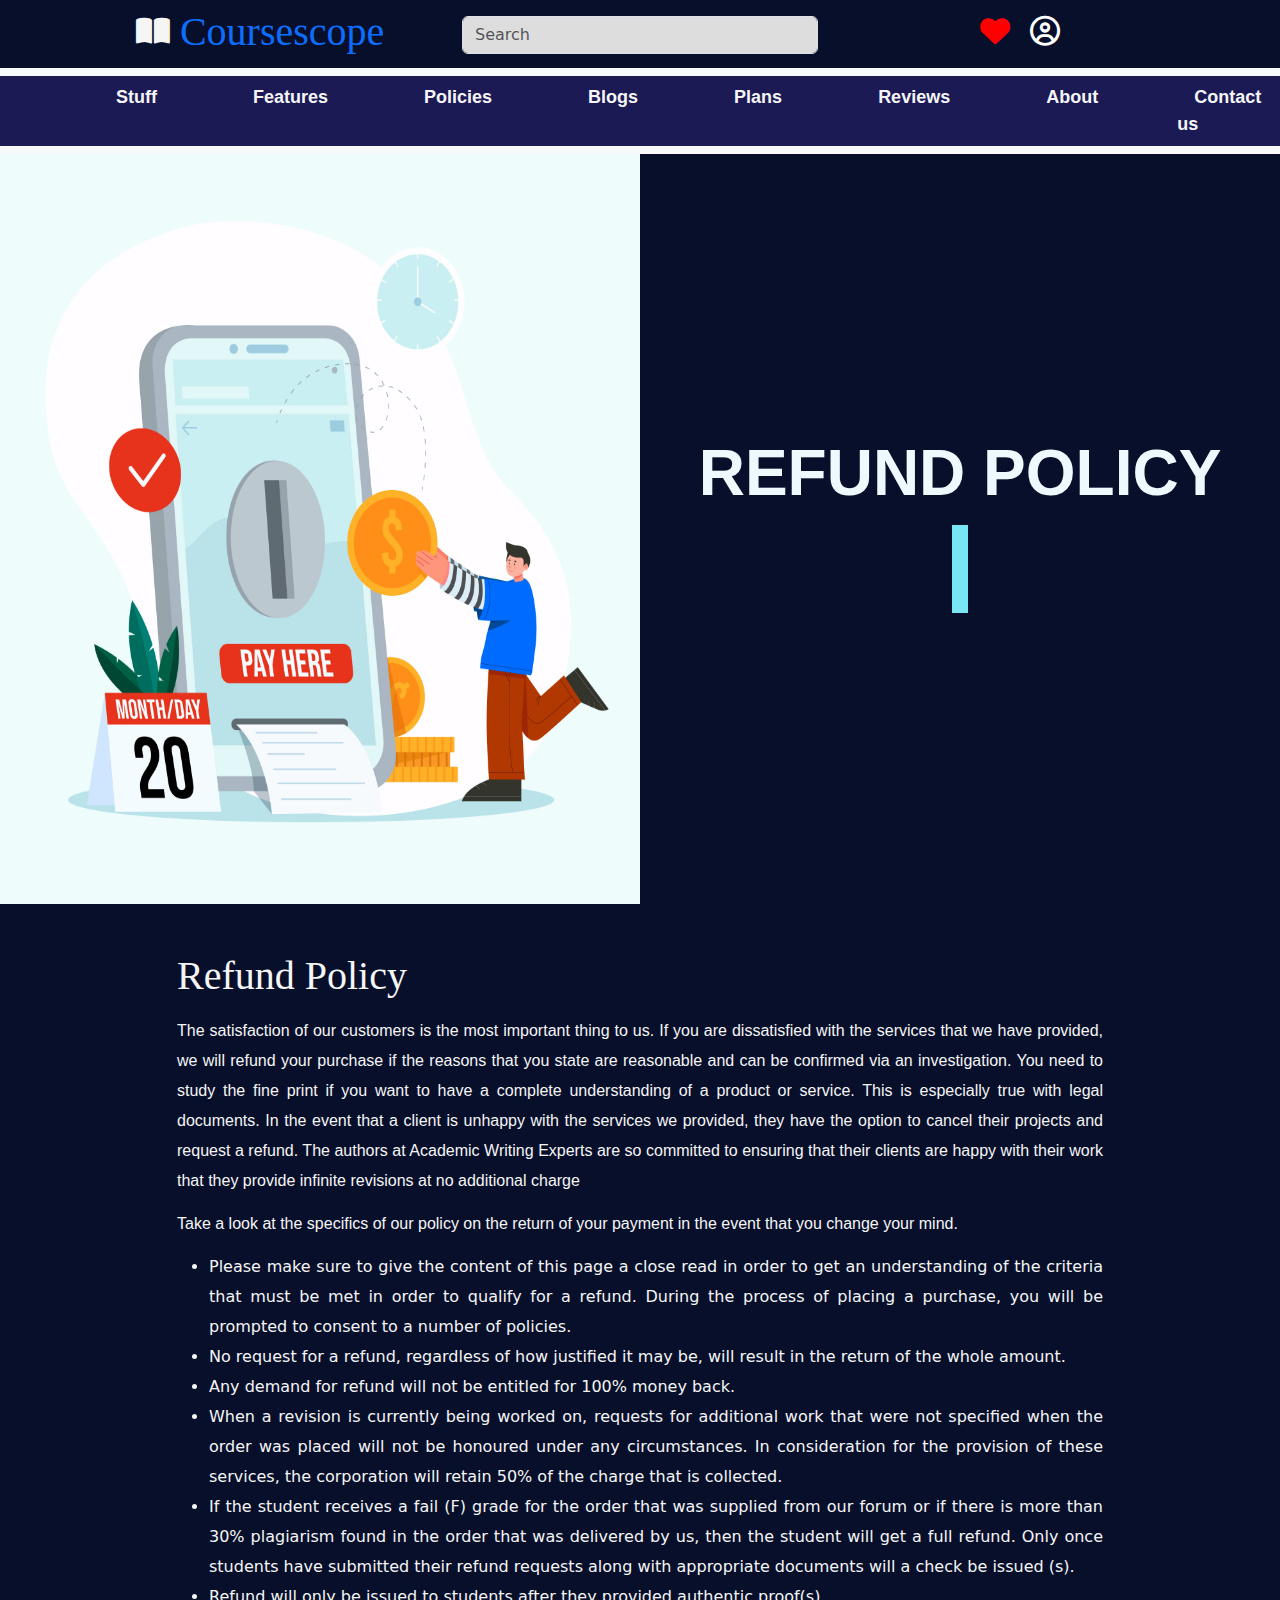
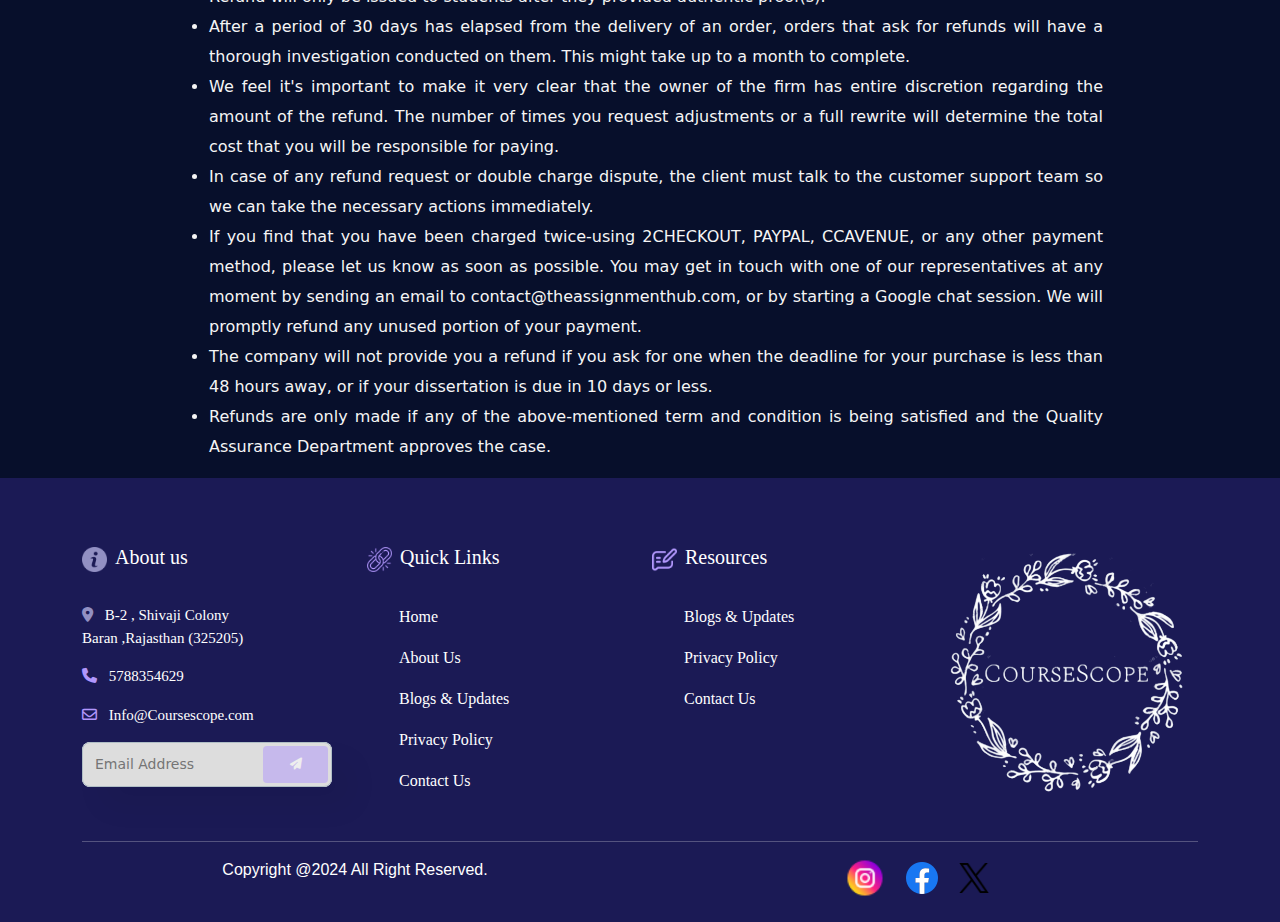
<file: notes-website/refundpolicy.html>
<!doctype html>
<html lang="en">
  <head>
    <meta charset="utf-8">
    <meta name="viewport" content="width=device-width, initial-scale=1">
    <title>Bootstrap demo</title>
    <link rel="stylesheet" href="style.css">
    <link rel="stylesheet" href="https://cdnjs.cloudflare.com/ajax/libs/font-awesome/6.5.2/css/all.min.css">
    <link href="https://cdn.jsdelivr.net/npm/bootstrap@5.3.3/dist/css/bootstrap.min.css" rel="stylesheet" integrity="sha384-QWTKZyjpPEjISv5WaRU9OFeRpok6YctnYmDr5pNlyT2bRjXh0JMhjY6hW+ALEwIH" crossorigin="anonymous">
  </head>
  <body>
<!-- first nav start -->
<div class="container-fluid firstnav">
    <div class="container pt-2 pb-1">
        <div class="row">
            <div class="col-lg-4 text-center">
                <div style="display: inline-flex;"><i class='fas fa-book-open mt-2' style='font-size:30px'></i>&nbsp;&nbsp;
                  <a href="index.html"><h1>Coursescope</h1></div></a>
           </div>
            <div class="col-lg-4 text-center">
                <input class="form-control me-2 mt-2" type="search" placeholder="Search" aria-label="Search">  
            </div>
            <div class="col-lg-4 text-center">
                <i class='fas fa-heart mt-2' style='font-size:30px;color:red;'></i>&nbsp;&nbsp;&nbsp;
                <i class='far fa-user-circle mt-2' style='font-size:30px;color:white;'></i>
  
            </div>
        </div>
    </div>
  </div>
  <!-- first nav end -->
  <!-- 2nd nav start -->
  <nav class="navbar navbar-expand-lg bg-body-tertiary" >
    <div class="container-fluid" style="background-color: #1B1A55;;">
      <a class="navbar-brand" href=""></a>
      <button class="navbar-toggler" type="button" data-bs-toggle="collapse" data-bs-target="#navbarNav" aria-controls="navbarNav" aria-expanded="false" aria-label="Toggle navigation">
        <span class="navbar-toggler-icon"></span>
      </button>
      <div class="collapse navbar-collapse" id="navbarNav">
        <ul class="navbar-nav">
          <li class="nav-item dropdown">
            <a class="nav-link" href="#">Stuff</a>
            <ul class="dropdown-menu">
                <li><a class="dropdown-item" href="notes.html">Notes</a></li>
                <li><a class="dropdown-item" href="Assignment.html">Assignments</a></li>
                <li><a class="dropdown-item" href="Assignment.html">IT Projects</a></li>
                <li><a class="dropdown-item" href="Assignment.html">Essays</a></li>
                <li><a class="dropdown-item" href="notes.html">Guess Papers</a></li>
                <li><a class="dropdown-item" href="notes.html">Textbook Summaries</a></li>
              </ul>
          </li>
          <li class="nav-item">
            <a class="nav-link" href="features.html">Features</a>
          </li>
          <li class="nav-item dropdown">
            <a class="nav-link" href="#">Policies</a>
            <ul class="dropdown-menu">
                <li><a class="dropdown-item" href="privacypolicy.html">Privacy Policies</a></li>
                <li><a class="dropdown-item" href="refundpolicy.html">Refund Policies</a></li>
            </ul>
          </li>
          <li class="nav-item">
            <a class="nav-link" href="blogs&updates.html">Blogs</a>
          </li>
          <li class="nav-item">
            <a class="nav-link" href="plans.html">Plans</a>
          </li>
          <li class="nav-item">
            <a class="nav-link" href="reviews.html">Reviews</a>
          </li>
          <li class="nav-item">
            <a class="nav-link" href="about.html">About</a>
          </li>
          <li class="nav-item">
            <a class="nav-link" href="contact 1.html">Contact us</a>
          </li>
          
        </ul>
      </div>
    </div>
  </nav>
  <!-- second nav end -->

    <!-- ashwani code start -->
    <div class="container-fluid gx-0">
        <div class="row g-0">
            <div class="col-lg-6">
            <!-- <div id="carouselExampleAutoplaying" class="carousel slide" data-bs-ride="carousel">
                <div class="carousel-inner">
                <div class="carousel-item active"  data-bs-interval="2000">
                    <img src="images/pexels-canvastudio-3153204.jpg" class="d-block w-100" alt="...">
                </div>
                <div class="carousel-item"  data-bs-interval="2000">
                    <img src="images/pexels-andrew-3178818.jpg" class="d-block w-100" alt="...">
                </div>
                <div class="carousel-item"  data-bs-interval="2000">
                    <img src="images/pexels-ivan-samkov-4240511.jpg" class="d-block w-100" alt="...">
                </div>
                </div>
                <button class="carousel-control-prev" type="button" data-bs-target="#carouselExampleAutoplaying" data-bs-slide="prev">
                <span class="carousel-control-prev-icon" aria-hidden="true"></span>
                <span class="visually-hidden">Previous</span>
                </button>
                <button class="carousel-control-next" type="button" data-bs-target="#carouselExampleAutoplaying" data-bs-slide="next">
                <span class="carousel-control-next-icon" aria-hidden="true"></span>
                <span class="visually-hidden">Next</span>
                </button>
            </div> -->
            <img src="img/policyheadr.jpg" alt="" width="100%" height="750px">
            </div>
            <div class="col-lg-6 rightbox">
            <p class="focus-in-contract-bck pt-5 pb-5">REFUND POLICY<br>
                <span class="colorborder"></span>
            </p>  
            </div>
        </div>
    </div>


    
 <!-- ashwani code End -->
    <div class="container-fluid" style="background-color: #070f2b; color: whitesmoke;">
        <div class="container">
            <div class="row justify-content-center">
                <div class="col-10">
                    <h1 class="display-6 mt-5">Refund Policy</h1>
                    <p class="mt-3" style="text-align: justify; line-height: 30px;">The satisfaction of our customers is the most important thing to us. If you are dissatisfied with the services that we have provided, we will refund your purchase if the reasons that you state are reasonable and can be confirmed via an investigation. You need to study the fine print if you want to have a complete understanding of a product or service. This is especially true with legal documents. In the event that a client is unhappy with the services we provided, they have the option to cancel their projects and request a refund. The authors at Academic Writing Experts are so committed to ensuring that their clients are happy with their work that they provide infinite revisions at no additional charge</p>
                    <p class="mt-3" style="text-align: justify; ">Take a look at the specifics of our policy on the return of your payment in the event that you change your mind.</p>
                    <ul class="mt-3" style="text-align: justify; line-height: 30px;">
                        <li>Please make sure to give the content of this page a close read in order to get an understanding of the criteria that must be met in order to qualify for a refund. During the process of placing a purchase, you will be prompted to consent to a number of policies.</li>
                        <li>No request for a refund, regardless of how justified it may be, will result in the return of the whole amount.</li>
                        <li>Any demand for refund will not be entitled for 100% money back.</li>
                        <li>When a revision is currently being worked on, requests for additional work that were not specified when the order was placed will not be honoured under any circumstances. In consideration for the provision of these services, the corporation will retain 50% of the charge that is collected.</li>
                        <li>If the student receives a fail (F) grade for the order that was supplied from our forum or if there is more than 30% plagiarism found in the order that was delivered by us, then the student will get a full refund. Only once students have submitted their refund requests along with appropriate documents will a check be issued (s).</li>
                        <li>Refund will only be issued to students after they provided authentic proof(s).</li>
                        <li>After a period of 30 days has elapsed from the delivery of an order, orders that ask for refunds will have a thorough investigation conducted on them. This might take up to a month to complete.</li>
                        <li>We feel it's important to make it very clear that the owner of the firm has entire discretion regarding the amount of the refund. The number of times you request adjustments or a full rewrite will determine the total cost that you will be responsible for paying.</li>
                        <li>In case of any refund request or double charge dispute, the client must talk to the customer support team so we can take the necessary actions immediately.</li>
                        <li>If you find that you have been charged twice-using 2CHECKOUT, PAYPAL, CCAVENUE, or any other payment method, please let us know as soon as possible. You may get in touch with one of our representatives at any moment by sending an email to contact@theassignmenthub.com, or by starting a Google chat session. We will promptly refund any unused portion of your payment.</li>
                        <li>The company will not provide you a refund if you ask for one when the deadline for your purchase is less than 48 hours away, or if your dissertation is due in 10 days or less.</li>
                        <li>Refunds are only made if any of the above-mentioned term and condition is being satisfied and the Quality Assurance Department approves the case.</li>
                    </ul>
                </div>
            </div>
        </div>
    </div>
    <!-- footer start -->
<footer>
  <div class="container-fluid" style="background-color: #1b1a55;">
      <div class="container pt-3 pb-4">
          <div class="row">
              <div class="col-lg-3 mt-5  col-md-6">
                      <div class="row pb-3 ">
                          <div class="col footer-head-text"><img class="me-2" src="img/information-button.png" width="25px" height="25px" alt="">About us</div>
                      </div>
                      <div class="row pt-3">
                          <div class="col" style="font-size: 15px; color: white; font-family:Georgia, 'Times New Roman', Times, serif;"><i class="fa-solid fa-location-dot me-2" style="color: #9290c3"></i> B-2 , Shivaji Colony <br> Baran ,Rajasthan (325205) </div>
                      </div>
                      <div class="row pt-3">
                          <div class="col" style="font-size: 15px; color: white; font-family:Georgia, 'Times New Roman', Times, serif;"><i class="fa-solid fa-phone me-2" style="color: #B197FC;"></i> 5788354629 </div>
                      </div>
                      <div class="row pt-3">
                          <div class="col" style="font-size: 15px; color: white; font-family:Georgia, 'Times New Roman', Times, serif;"><i class="fa-regular fa-envelope me-2" style="color: #B197FC;"></i> Info@Coursescope.com </div>
                      </div>
                      <div class="row pt-3">
                          <div class="col">
                                  <div class="input-container">
                                  <input required="" placeholder="Email Address" type="email">
                                  <button class="invite-btn" type="button">
                                      <i class="fa-solid fa-paper-plane"></i>
                                  </button></div>
                           </div>
                      </div>
              </div>
              <div class="col-lg-3 mt-5  col-md-6">
                      <div class="row ">
                          <div class="col footer-head-text"><img class="me-2" src="img/link (1).png" width="25px" height="25px" alt="">Quick Links</div>
                      </div>
                      <div class="row pt-3 pb-3">
                          <div class="col">
                              <ul class="footerul">
                                  <li>Home</li>
                                  <li>About Us</li>
                                  <li>Blogs & Updates</li>
                                  <li>Privacy Policy</li>
                                  <li>Contact Us</li>
                                  
                              </ul>
                          </div>
                      </div>
              </div>
              <div class="col-lg-3 mt-5  col-md-6">
                      <div class="row ">
                          <div class="col footer-head-text"><img class="me-2" src="img/blog.png" width="25px" height="25px" alt="">Resources</div>
                      </div>
                      <div class="row pt-3 pb-3">
                          <div class="col">
                              <ul class="footerul">
                                  <li>Blogs & Updates</li>
                                  <li>Privacy Policy</li>
                                  <li>Contact Us</li>
                              </ul>
                          </div>
                      </div>
                      
              </div>
              <div class="col-lg-3 mt-5  col-md-6">
                  <div class="row">
                      <div class="col">
                          <img src="img/whitelogo.png" width="260px"alt="">
                      </div>
                  </div>
              </div>
          </div>
          <hr>
      <div class="row">
          <div class="col-lg-6 text-center">
              <p style="color: white;">Copyright @2024 All Right Reserved. </p>
          </div>
          <div class="col-lg-6">
              <div class="div text-center">
                  <img class="me-3" src="img/instagram (1).png" height="40px" width="40px" alt="">
                  <img class="me-3" src="img/facebook (1).png" alt="">
                  <img class="me-3" src="img/twitter (1).png" height="30px" width="30px" alt="">
              </div>
          </div>
      </div>
      </div>
  </div>
</footer>
<!-- footer end -->
    <script src="https://cdn.jsdelivr.net/npm/bootstrap@5.3.3/dist/js/bootstrap.bundle.min.js" integrity="sha384-YvpcrYf0tY3lHB60NNkmXc5s9fDVZLESaAA55NDzOxhy9GkcIdslK1eN7N6jIeHz" crossorigin="anonymous"></script>
  </body>
</html>
</file>
<file: notes-website/style.css>
a{
  text-decoration: none !important;
}
p{
  font-family: Arial, Helvetica, sans-serif !important;

}
h1,h2,h3,h4,h5,h6{
 font-family: philosopher !important;
}

/* khushi css start */
/* first nav start */
.firstnav{
  background-color:#070f2b;
  color:whitesmoke;
}
/* first nav -end */
/* 2nd nav-start */
.navbar-expand-lg .navbar-nav .nav-link{
  text-align: center !important;
  text-indent:80px;
  font-family: Arial, Helvetica, sans-serif;
  font-weight: bold;
  font-size:18px;
  color: whitesmoke;
  
}
.nav-link:hover{ 
white-space: nowrap !important;
color: yellow !important;

} 
.bg-body-tertiary{
  background-color: #1B1A55 !important;
}
.navbar{
  --bs-navbar-pdding-y:-0.5rem !important;
}
.dropdown-menu a {
  color: black;
  padding: 12px 16px;
  text-decoration: none;
  display: block;
  font-family: Arial, Helvetica, sans-serif;
  
}  
.dropdown {
  position: relative;
  display: inline-block;
}
.dropdown-menu{
  position: absolute;
  width:250px;
}

.dropdown-menu a:hover {background-color: #535C91; color:whitesmoke;}
.dropdown:hover .dropdown-menu {display: block; margin-left: 70px;}
.dropdown:hover .dropbtn {background-color: #3e8e41;}
/* 2nd nav end */
/* pages slider start */
*{
  margin: 0;
  padding: 0;
  box-sizing: border-box;
}

.rightbox{
  background-color: #070f2b;
  display:flex;
  align-items: center;
  justify-content: center;
}
.rightbox p , span{
  font-family: sans-serif;
  font-size: 64px;
  color: aliceblue;
  font-weight: 700;
  text-align: center;
  
}
.colorborder{
      border: 8px solid #79E7F3;      
}
.carousel-inner img{
  background-size: contain;
}
.focus-in-contract-bck {
-webkit-animation: focus-in-contract-bck 1.5s cubic-bezier(0.250, 0.460, 0.450, 0.940) both;
animation: focus-in-contract-bck 1.5s cubic-bezier(0.250, 0.460, 0.450, 0.940) both;
}


@-webkit-keyframes focus-in-contract-bck {
  0% {
    letter-spacing: 1em;
    -webkit-transform: translateZ(200px);
            transform: translateZ(200px);
    -webkit-filter: blur(12px);
            filter: blur(12px);
    opacity: 0;
  }
  100% {
    -webkit-transform: translateZ(12px);
            transform: translateZ(12px);
    -webkit-filter: blur(0);
            filter: blur(0);
    opacity: 1;
  }
}
@keyframes focus-in-contract-bck {
  0% {
    letter-spacing: 1em;
    -webkit-transform: translateZ(200px);
            transform: translateZ(200px);
    -webkit-filter: blur(12px);
            filter: blur(12px);
    opacity: 0;
  }
  100% {
    -webkit-transform: translateZ(12px);
            transform: translateZ(12px);
    -webkit-filter: blur(0);
            filter: blur(0);
    opacity: 1;
  }
}
/* pages slider end */

/* notes-css-start */
.consultbox{
  height: 500px;
  width:680px;
  background-color:#535C91;
  color:whitesmoke;
  padding-left:40px;
  font-family: Georgia, 'Times New Roman', Times, serif;
  }
  a{
    text-decoration: none;
    color: white;
  }
  /* notes-css-end */
/* assignment-css-start */
.hero-section{
  background-image: url(https://i.pinimg.com/564x/db/42/c8/db42c8cd30488ffedecc9d590ec854ac.jpg);
  background-repeat: no-repeat;
  background-size: 100% 100%;
}
.formbox{
  border: 1px solid white;
  border-radius: 30px;
  height:660px;
  width: 500px;
  margin-top: 50px;
  background-color: white;
  padding-left: 10px;
  padding-right: 10px;
}
input,textarea{
  background-color: #ddd !important;
}
/* assignment-css-end */

/* notes-page-css-start */
.form-select{
width: 63% !important;
border: none !important;
margin-top: -13px !important;
background-color:#535C91;
color: whitesmoke;
}
option{
background-color: #9290C3 !important;
}
.images{
position: relative;
}
.overlay {
position: absolute; 
bottom:100px; 
background: rgb(0, 0, 0);
background: rgba(0, 0, 0, 0.5); 
width: 100%;
transition: .5s ease;
opacity:0;
font-size: 20px;
padding: 20px;
text-align: center;
}
.overlay i{
height: 40px;
width: 40px;
padding: 6px 5px 5px 5px;
}
.images:hover .overlay {
opacity: 1;
}

.icon-container {
margin-bottom: 20px;
padding: 7px 0;
font-size: 24px;
}
/* input[type=text] {
width: 100%;
margin-bottom: 20px;
padding: 12px;
border: 1px solid #ccc;
border-radius: 3px;
} */
.modal-body{
background-color: #535C91;
}
.modal-header{
background-color: #1B1A55;
color: white;
}
.modal-footer{
background-color: #1B1A55;
color: white;
}
/* notes-page-css-end */


/* login page start */
.container-mp {
  max-width: 400px;
  width: 100%;
  margin: auto;
  margin-top: 150px;
}

.form-container-mp {
  background-color: #fff;
  padding: 20px;
  border-radius: 10px;
  box-shadow: 0 0 10px rgba(0, 0, 0, 0.1);
}

.form-container-mp form {
  display: none;
}

.form-container-mp form.active {
  display: block;
}

.input-group-mp {
  margin-bottom: 20px;
}

.input-group-mp input {
  width: 92%;
  padding: 10px;
  border: 1px solid #ccc;
  border-radius: 5px;
}

.btn-mp {
  width: 98%;
  padding: 10px;
  border: none;
  border-radius: 5px;
  background-color: #007bff;
  color: #fff;
  cursor: pointer;
  transition: background-color 0.3s ease;
}

.btn-mp:hover {
  background-color: #0056b3;
}

.toggle-form-mp {
  text-align: center;
}

.toggle-form-mp a {
  color: #007bff;
  text-decoration: none;
}

.toggle-form-mp a:hover {
  text-decoration: underline;
}
/* login page end */
/* khushi css end */


/* mayank css start */ 

/* slider css start */
@media screen and (orientation: landscape) {
    .carousel img {
      height: 100vh;
    }
  }
  /* slider css end */
  /* myank css end */
/* ashwani css start */

.ash-card {
  box-sizing: border-box;
  width: 270px;
  height: 424px;
  background: rgb(255, 255, 255);
  border: 1px solid white;
  box-shadow: 12px 17px 51px rgba(0, 0, 0, 0.22);
  border-radius: 17px;
  text-align: center;
  cursor: pointer;
  transition: all 0.7s;
  user-select: none;
  font-weight: bolder;
  color: black;
}
.ash-card li{
  padding-top: 20px;
  list-style: none;
  color: rgb(0, 0, 0);
}
.ash-card:hover {
  border: 1px solid black;
  transform: scale(1.05);
 
}

.ash-card:active {
  transform: scale(0.95) rotateZ(1.7deg);
}

.ash-Btn {
  width: 130px ;
  height: 35px;
  border: none;
  border-radius: 10px;
  background: linear-gradient(to right,#77530a,#ffd277,#77530a,#77530a,#ffd277,#77530a);
  background-size: 250%;
  background-position: left;
  color: #ffd277;
  position: relative;
  display: flex;
  align-items: center;
  justify-content: center;
  cursor: pointer;
  transition-duration: 1s;
  overflow: hidden;
}

.ash-Btn::before {
  position: absolute;
  content: "SUBSCRIBE";
  color: #ffd277;
  display: flex;
  align-items: center;
  justify-content: center;
  width: 97%;
  height: 90%;
  border-radius: 8px;
  transition-duration: 1s;
  background-color: rgba(0, 0, 0, 0.842);
  background-size: 200%;
}

.ash-Btn:hover {
  background-position: right;
  transition-duration: 1s;
}

.ash-Btn:hover::before {
  background-position: right;
  transition-duration: 1s;
}

.ash-Btn:active {
  transform: scale(0.95);
}
.ash-card:hover h2{
  color: rgb(133, 243, 243);
}

  /* footer css start */
  .footer-head-text{
    color: white;
    font-size: 20px;
    font-family:Georgia, 'Times New Roman', Times, serif;
}

.input-container {
    position: relative;
    display: flex;
    height: 2.8rem;
    width: 100%;
    min-width: 200px;
    max-width: 250px;
    background-color: #fff;
    border-radius: 8px;
    box-shadow: 20px 20px 30px rgba(0, 0, 0, .05);
  }
  
  .input-container input {
    height: 100%;
    width: 100%;
    border-radius: 8px;
    border: 1px solid  rgb(176 190 197);
    background-color: transparent;
    padding: 0.625rem 70px 0.625rem 0.75rem;
    font-size: 0.875rem;
    line-height: 1.25rem;
    font-weight: 400;
    color: rgb(69 90 100);
    outline: none;
    transition: all .15s cubic-bezier(0.4, 0, 0.2, 1);
  }
  
  .input-container input:focus {
    border: 1px solid rgb(236 72 153 );
  }
  
  .invite-btn {
    position: absolute;
    width: 65px;
    right: 4px;
    top: 4px;
    bottom: 4px;
    z-index: 10;
    border-radius: 4px;
    background-color: rgb(236 72 153 );
    color: #fff;
    padding-top: .25rem;
    padding-bottom: .25rem;
    padding-left: 0.5rem;
    padding-right: 0.5rem;
    text-align: center;
    vertical-align: middle;
    font-size: 12px;
    font-weight: 600;
    text-transform: uppercase;
    border: none;
    transition: .6s ease;
  }
  
  .invite-btn:hover {
    right: 2px;
    top: 2px;
    bottom: 2px;
    border-radius: 8px;
  }
  
  .input-container input:placeholder-shown ~ .invite-btn {
    pointer-events: none;
    background-color:#B197FC;
    opacity: 0.5;
  }

  .footerul{
    color: #fff;
    font-family: Georgia, 'Times New Roman', Times, serif;
    font-size: 16px;
  }
  .footerul li{
    color: #fff;
    padding-top: 17px;
    list-style: none;
   cursor: pointer;
  }
  hr{
    color: #fff !important;
  }
/* footer css end */
/* ashwani css end */
 /* piyush-css-start*/
 .shadow{
  /* border: 2px solid black; */
  border-radius: 20px;
  background-color:  #1B1A55;
  color: white;
  height: 170px ;
  width: 100%;
  /* box-shadow: 0px 0px 3px 5px #7982fc !important; */
  text-align: center;
  padding-top: 10px;
  margin-left: -25px;
  font-family: philosopher;
}
.P-1{
  margin-top: 25px;
  background-image: url(img/p-4.avif);
  background-repeat:no-repeat;
  background-size: 100% 100%;
  color: whitesmoke;
  font-family: philosopher;
}
.P-2{
  background-image: url(img/P17.jpg);
  background-repeat:no-repeat;
  background-size: 100% 100%;
  color: whitesmoke;
  font-family: philosopher;
}
.imgtop:hover{
  transition: all 1s;
  transform:translateY(10px);

}
/* piyush-css-end */
</file>
